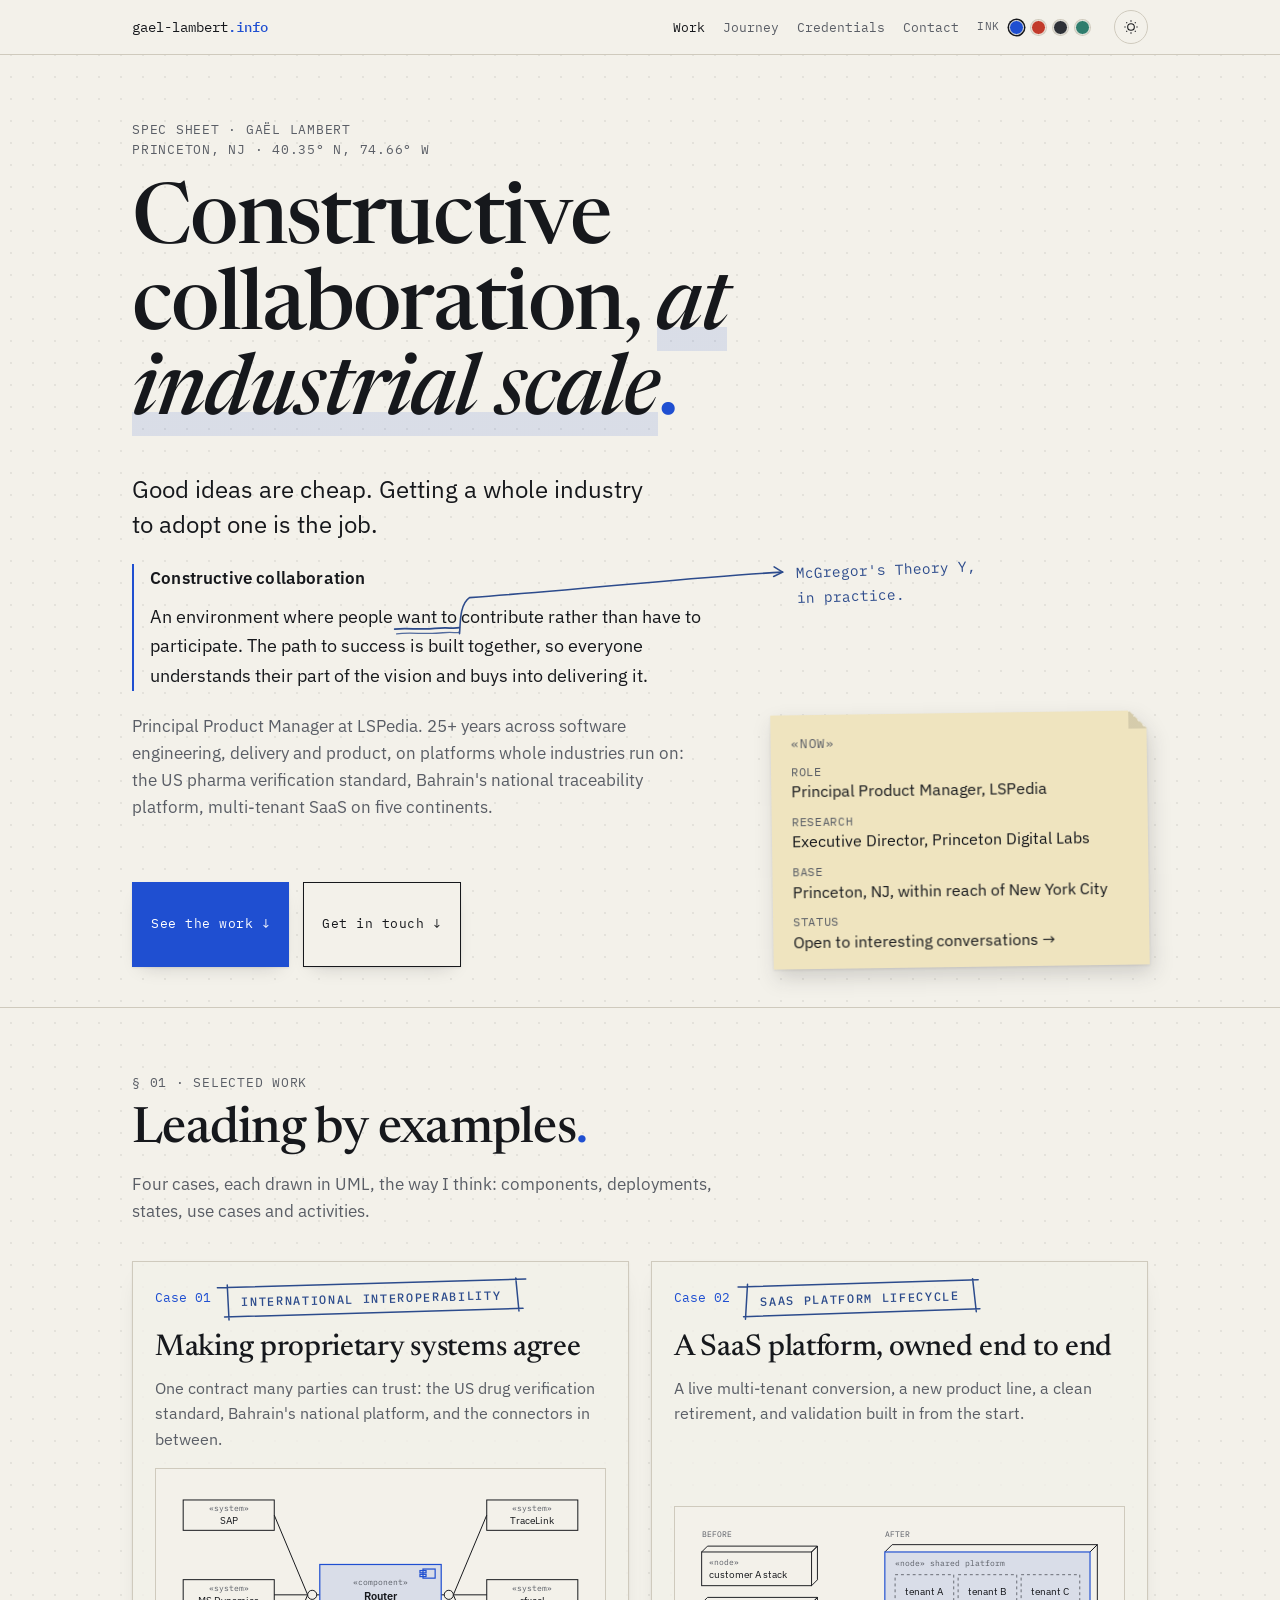
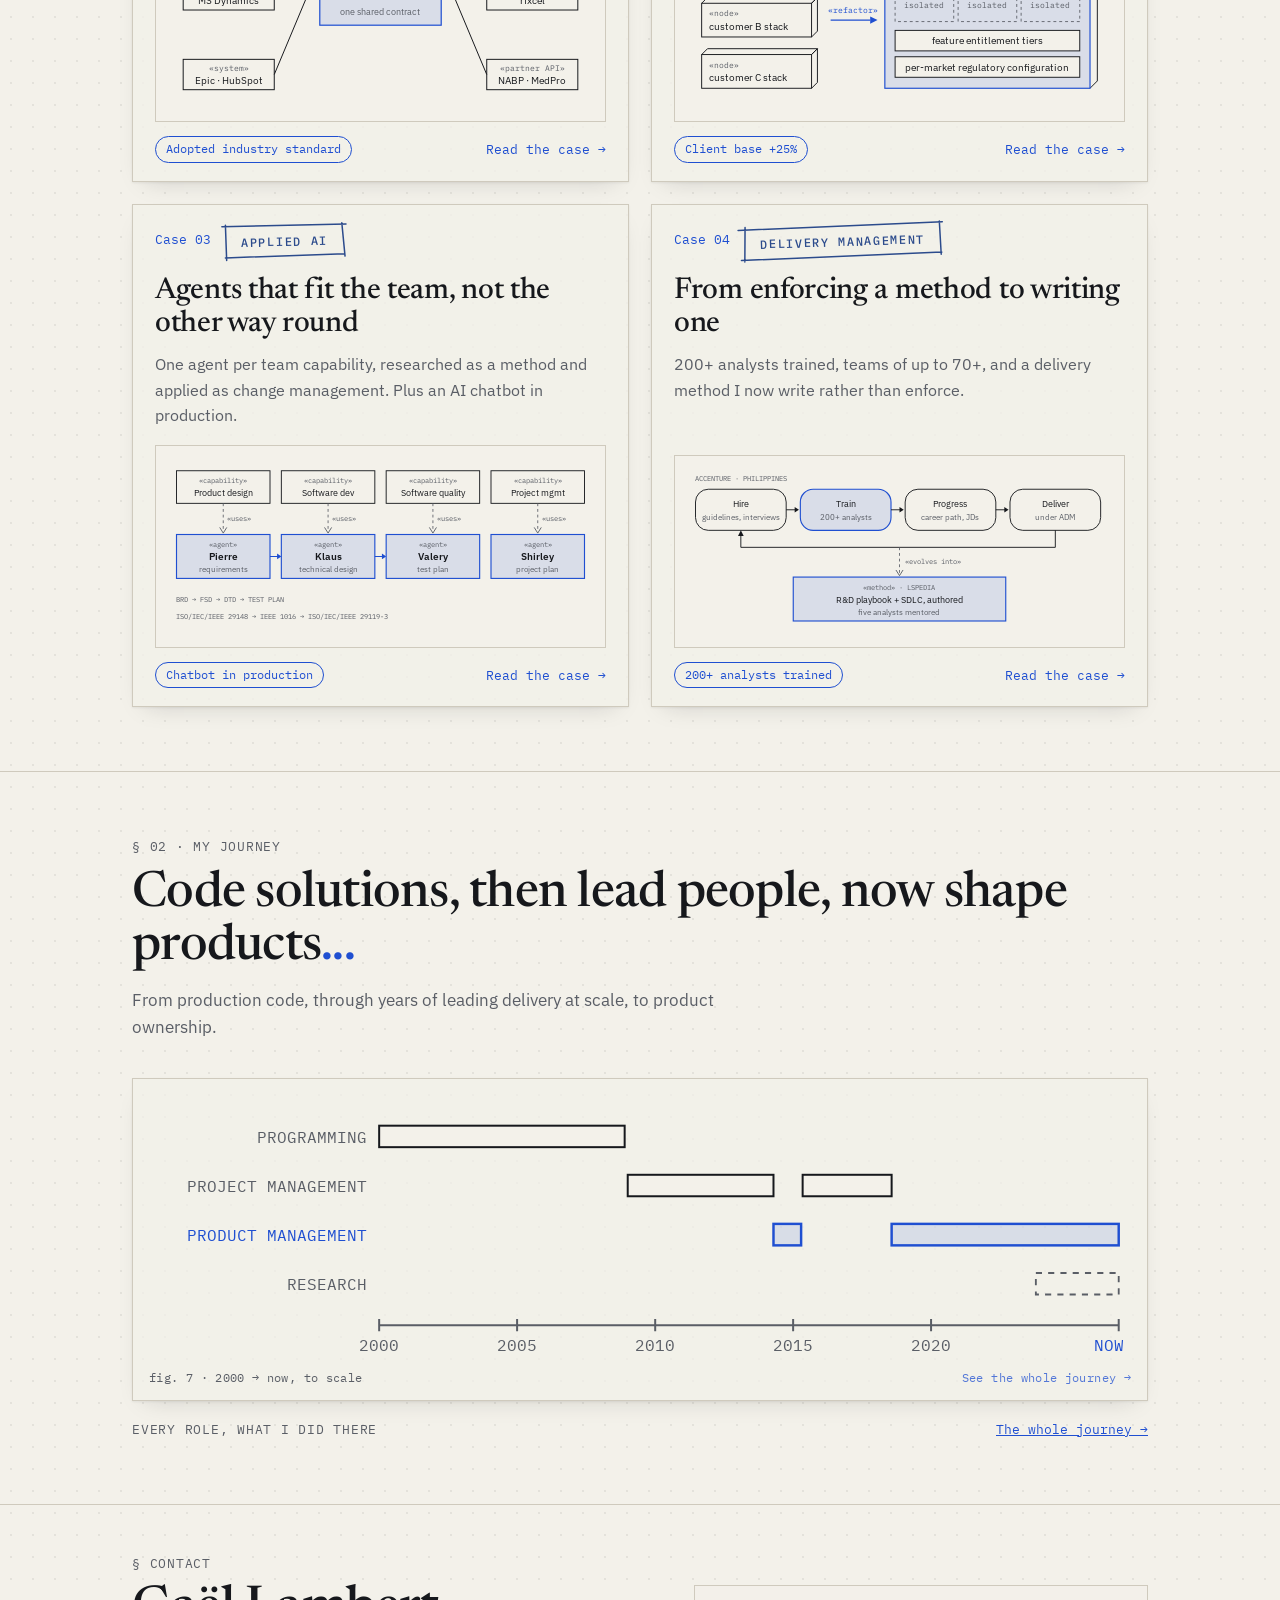
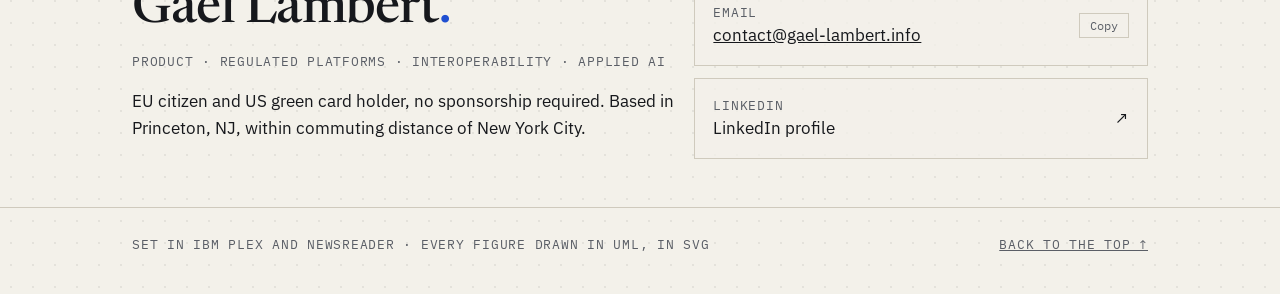
<file: index.html>
<!doctype html>
<html lang="en">
<head>
<meta charset="utf-8">
<meta name="viewport" content="width=device-width, initial-scale=1">
<title>Gaël Lambert · Product</title>
<meta name="description" content="Gaël Lambert, product leader for regulated, multi-party platforms: interoperability standards, a national traceability platform, multi-tenant SaaS and applied AI.">
<link rel="canonical" href="https://gael-lambert.info/">
<meta property="og:type" content="website">
<meta property="og:title" content="Gaël Lambert · Product">
<meta property="og:description" content="Gaël Lambert, product leader for regulated, multi-party platforms: interoperability standards, a national traceability platform, multi-tenant SaaS and applied AI.">
<meta property="og:url" content="https://gael-lambert.info/">
<meta property="og:image" content="https://gael-lambert.info/assets/og.png">
<meta name="twitter:card" content="summary_large_image">
<script>try{var d=document.documentElement,t=localStorage.getItem("gl-theme"),i=localStorage.getItem("gl-ink");if(t)d.setAttribute("data-theme",t);if(i)d.setAttribute("data-ink",i);}catch(e){}</script>
<link rel="icon" href="assets/favicon.svg" type="image/svg+xml">
<link rel="preconnect" href="https://fonts.googleapis.com">
<link rel="preconnect" href="https://fonts.gstatic.com" crossorigin>
<link href="https://fonts.googleapis.com/css2?family=Caveat:wght@500&family=IBM+Plex+Mono:wght@400;500&family=IBM+Plex+Sans:wght@400;500;600&family=Newsreader:ital,opsz,wght@0,6..72,500;1,6..72,500&display=swap" rel="stylesheet">
<link rel="stylesheet" href="assets/style.css">
</head>
<body>
<header class="bar">
  <div class="wrap">
    <a class="brand" href="index.html">gael-lambert<b>.info</b></a>
    <nav>
      <div class="navlinks"><a href="index.html#work" class="active">Work</a><a href="journey/index.html">Journey</a><a href="credentials/index.html">Credentials</a><a href="#contact">Contact</a></div>
      <div class="inks" role="group" aria-label="Ink colour">
        <span class="mono ink-label">Ink</span>
        <button class="ink" data-ink="blueprint" title="Blueprint" aria-label="Blueprint ink"></button>
        <button class="ink" data-ink="redline" title="Redline" aria-label="Redline ink"></button>
        <button class="ink" data-ink="graphite" title="Graphite" aria-label="Graphite ink"></button>
        <button class="ink" data-ink="verdigris" title="Verdigris" aria-label="Verdigris ink"></button>
      </div>
      <button class="toggle" id="themeToggle" aria-label="Switch colour theme">
        <svg viewBox="0 0 24 24" fill="none" stroke="currentColor" stroke-width="1.6"><circle cx="12" cy="12" r="5"/><path d="M12 2v2M12 20v2M4.9 4.9l1.4 1.4M17.7 17.7l1.4 1.4M2 12h2M20 12h2M4.9 19.1l1.4-1.4M17.7 6.3l1.4-1.4"/></svg>
      </button>
    </nav>
  </div>
</header>
<main id="top">

<div class="wrap hero">
  <div class="mono">Spec sheet · Gaël Lambert</div>
  <div class="mono">Princeton, NJ · 40.35° N, 74.66° W</div>
  <h1>Constructive collaboration, <em>at industrial scale</em><span class="dot">.</span></h1>
  <div class="hero-grid2">
    <p class="h-lede">Good ideas are cheap. Getting a whole industry to adopt one is the job.</p>
    <div class="h-principle">
      <div class="pr-label">Constructive collaboration</div>
      <p>An environment where people <span class="uline" id="circ">want to<svg viewBox="0 0 100 12" preserveAspectRatio="none" aria-hidden="true"><path class="u1" d="M1 4.2 C18 2.2 40 5.4 62 3.2 C80 1.6 92 3.8 99 2.2"/><path class="u2" d="M4 10.4 C24 8 50 11.6 74 9 C88 7.8 95 9.6 98 8.4"/></svg></span> contribute rather than have to participate. The path to success is built together, so everyone understands their part of the vision and buys into delivering it.</p>
    </div>
    <div class="annot" id="annot">McGregor's Theory Y,<br>in practice.</div>
    <p class="h-sub">Principal Product Manager at LSPedia. 25+ years across software engineering, delivery and product, on platforms whole industries run on: the US pharma verification standard, Bahrain's national traceability platform, multi-tenant SaaS on five continents.</p>
    <div class="cta">
      <a class="btn primary" href="#work">See the work ↓</a>
      <a class="btn" href="#contact">Get in touch ↓</a>
    </div>
    <div class="now-wrap">
    <aside class="note now" aria-label="Now">
      <div class="mono">«now»</div>
      <dl>
        <div><dt>Role</dt><dd>Principal Product Manager, LSPedia</dd></div>
        <div><dt>Research</dt><dd>Executive Director, Princeton Digital Labs</dd></div>
        <div><dt>Base</dt><dd>Princeton, NJ, within reach of New York City</dd></div>
        <div><dt>Status</dt><dd>Open to interesting conversations →</dd></div>
      </dl>
    </aside>
    </div>
    <svg class="arrow-layer" id="arrowLayer" aria-hidden="true"></svg>
  </div>
</div>
<section id="work">
<div class="wrap">
  <div class="sec-head">
    <div class="mono">§ 01 · Selected work</div>
    <h2>Leading by examples<span class="dot">.</span></h2>
    <p>Four cases, each drawn in UML, the way I think: components, deployments, states, use cases and activities.</p>
  </div>
  <div class="cards"><a class="card" href="international-interoperability/index.html">
  <div class="tags"><span class="case-num">Case 01</span><span class="tag" style="--rot:-1.50deg">International interoperability<svg viewBox="0 0 100 30" preserveAspectRatio="none" aria-hidden="true"><path d="M-2.5 2.4 L103.0 1.8 M99.6 0.6 L100.4 29.7 M101.8 27.5 L-0.3 28.2 M0.9 0.3 L1.2 30.9"/></svg></span></div>
  <h3>Making proprietary systems agree</h3>
  <p>One contract many parties can trust: the US drug verification standard, Bahrain's national platform, and the connectors in between.</p>
  <div class="thumb"><svg viewBox="0 0 560 300" role="img" aria-label="Component diagram: a router component exposes one verification contract, connected to SAP, MS Dynamics, Epic and HubSpot on the left and TraceLink, rfxcel, NABP and MedPro on the right." xmlns:c2pa="http://c2pa.org/manifest"><metadata><c2pa:manifest>[base64]/VAgKlTmn1y/[base64]/ITeqNPK6J3awL9UCAqVOafXL8/[base64]/Y3SELJoja/[base64]/[base64]/3cyjxFA3Qo5S46fX0/ihY0VZ7mfb9KF703t5OjWDBWMA4GA1UdDwEB/wQEAwIHgDAVBgNVHSUEDjAMBgorBgEEAYPoXgIBMAwGA1UdEwEB/wQCMAAwHwYDVR0jBBgwFoAUzlHiBIFOZFsj+OPEz5o+nMHXXMIwCgYIKoZIzj0EAwMDZwAwZAIwMXMdFJ4BetLLVY7ORuE9noqbbAZOZn/aArXyTwFAZfKrPzxF2vPoJNf1+UCdg1XGAjBwX1zd9WGqYkqmL5SFqw1QySjr1zJfpJM9+1rdDwSPLMOPOjKuiXjoU/[base64]/J7Icwqi7EP9S19wlwlWtjmP/jmzsNprCOVFl6uSvG0CyXDG5eRs639XiCPt4rt2OVQU24oid2OQxs0qCg=</c2pa:manifest></metadata>
          <!-- left systems -->
          <g>
            <rect class="sf" x="20" y="25" width="120" height="40"/><text class="st c" x="80" y="40">«system»</text><text class="c" x="80" y="57">SAP</text>
            <rect class="sf" x="20" y="130" width="120" height="40"/><text class="st c" x="80" y="145">«system»</text><text class="c" x="80" y="162">MS Dynamics</text>
            <rect class="sf" x="20" y="235" width="120" height="40"/><text class="st c" x="80" y="250">«system»</text><text class="c" x="80" y="267">Epic · HubSpot</text>
          </g>
          <g>
            <rect class="sf" x="420" y="25" width="120" height="40"/><text class="st c" x="480" y="40">«system»</text><text class="c" x="480" y="57">TraceLink</text>
            <rect class="sf" x="420" y="130" width="120" height="40"/><text class="st c" x="480" y="145">«system»</text><text class="c" x="480" y="162">rfxcel</text>
            <rect class="sf" x="420" y="235" width="120" height="40"/><text class="st c" x="480" y="250">«partner API»</text><text class="c" x="480" y="267">NABP · MedPro</text>
          </g>
          <!-- links -->
          <path class="s" d="M140 45 L184 150 M140 150 L184 150 M140 255 L184 150"/>
          <path class="s" d="M420 45 L376 150 M420 150 L376 150 M420 255 L376 150"/>
          <!-- interfaces -->
          <circle class="sf" cx="190" cy="150" r="6"/><path class="s" d="M196 150 H200"/>
          <circle class="sf" cx="370" cy="150" r="6"/><path class="s" d="M360 150 H364"/>
          <!-- router -->
          <rect class="af" x="200" y="110" width="160" height="80"/>
          <rect class="a" x="336" y="116" width="16" height="12"/><rect class="a" x="332" y="118" width="8" height="3"/><rect class="a" x="332" y="123" width="8" height="3"/>
          <text class="st c" x="280" y="137">«component»</text>
          <text class="t c" x="280" y="157">Router</text>
          <text class="sm c" x="280" y="176">one shared contract</text>
        </svg></div>
  <div class="more"><span class="result">Adopted industry standard</span><span>Read the case →</span></div>
</a><a class="card" href="saas-platform-lifecycle/index.html">
  <div class="tags"><span class="case-num">Case 02</span><span class="tag" style="--rot:-1.60deg">SaaS platform lifecycle<svg viewBox="0 0 100 30" preserveAspectRatio="none" aria-hidden="true"><path d="M-2.4 2.3 L101.3 1.9 M98.9 0.7 L100.1 29.8 M101.7 27.3 L-0.4 28.5 M1.7 0.2 L0.4 30.7"/></svg></span></div>
  <h3>A SaaS platform, owned end to end</h3>
  <p>A live multi-tenant conversion, a new product line, a clean retirement, and validation built in from the start.</p>
  <div class="thumb"><svg viewBox="0 0 580 260" role="img" aria-label="Deployment diagram: before, one node per customer; after, one shared platform node with isolated tenants, feature entitlement tiers and per-market regulatory configuration." xmlns:c2pa="http://c2pa.org/manifest"><metadata><c2pa:manifest>[base64]/[base64]/[base64]/Gr1q8TbgAAACAY2JvcqVjYWxnZnNoYTI1NmNwYWRMAAAAAAAAAAAAAAAAZGhhc2hYIO4RHKYCgubR6+9aFMw6/[base64]/sl5CeOkYBClhbU4TLDKR532fX0AFUaqYo+iY3VybHgpc2VsZiNqdW1iZj1jMnBhLmFzc2VydGlvbnMvYzJwYS5oYXNoLmRhdGFkaGFzaFggeqzNQlPvjfY3PieWZRtND2zmvt8QUcbN8pM0/[base64]/[base64]/3cyjxFA3Qo5S46fX0/ihY0VZ7mfb9KF703t5OjWDBWMA4GA1UdDwEB/wQEAwIHgDAVBgNVHSUEDjAMBgorBgEEAYPoXgIBMAwGA1UdEwEB/wQCMAAwHwYDVR0jBBgwFoAUzlHiBIFOZFsj+OPEz5o+nMHXXMIwCgYIKoZIzj0EAwMDZwAwZAIwMXMdFJ4BetLLVY7ORuE9noqbbAZOZn/aArXyTwFAZfKrPzxF2vPoJNf1+UCdg1XGAjBwX1zd9WGqYkqmL5SFqw1QySjr1zJfpJM9+1rdDwSPLMOPOjKuiXjoU/[base64]/yzYpMbo9l5q8XRLm9UdD+uac45wafJdH/WCwiCcJCZS3qnEt/S1uY=</c2pa:manifest></metadata>
          <text class="st" x="20" y="24">BEFORE</text>
          <g>
            <path class="s" d="M20 45 L28 37 H178 L170 45 M170 45 L178 37 V83 L170 91"/><rect class="sf" x="20" y="45" width="150" height="46"/>
            <text class="st" x="30" y="63">«node»</text><text x="30" y="81">customer A stack</text>
            <path class="s" d="M20 115 L28 107 H178 L170 115 M170 115 L178 107 V153 L170 161"/><rect class="sf" x="20" y="115" width="150" height="46"/>
            <text class="st" x="30" y="133">«node»</text><text x="30" y="151">customer B stack</text>
            <path class="s" d="M20 185 L28 177 H178 L170 185 M170 185 L178 177 V223 L170 231"/><rect class="sf" x="20" y="185" width="150" height="46"/>
            <text class="st" x="30" y="203">«node»</text><text x="30" y="221">customer C stack</text>
          </g>
          <path class="a" d="M196 138 H250"/><path class="accfill" d="M250 133 L260 138 L250 143 Z"/>
          <text class="st c acc" x="226" y="128">«refactor»</text>
          <text class="st" x="270" y="24">AFTER</text>
          <path class="s" d="M270 45 L280 35 H560 L550 45 M550 45 L560 35 V221 L550 231"/>
          <rect class="af" x="270" y="45" width="280" height="186"/>
          <text class="st" x="284" y="64">«node» shared platform</text>
          <rect class="d" x="284" y="76" width="80" height="64"/><text class="c" x="324" y="104">tenant A</text><text class="st c" x="324" y="122">isolated</text>
          <rect class="d" x="370" y="76" width="80" height="64"/><text class="c" x="410" y="104">tenant B</text><text class="st c" x="410" y="122">isolated</text>
          <rect class="d" x="456" y="76" width="80" height="64"/><text class="c" x="496" y="104">tenant C</text><text class="st c" x="496" y="122">isolated</text>
          <rect class="sf" x="284" y="152" width="252" height="28"/><text class="c" x="410" y="171">feature entitlement tiers</text>
          <rect class="sf" x="284" y="188" width="252" height="28"/><text class="c" x="410" y="207">per-market regulatory configuration</text>
        </svg></div>
  <div class="more"><span class="result">Client base +25%</span><span>Read the case →</span></div>
</a><a class="card" href="applied-ai/index.html">
  <div class="tags"><span class="case-num">Case 03</span><span class="tag" style="--rot:-1.47deg">Applied AI<svg viewBox="0 0 100 30" preserveAspectRatio="none" aria-hidden="true"><path d="M-2.3 1.0 L102.2 1.4 M98.7 0.3 L100.7 29.5 M100.3 27.4 L-0.0 28.4 M0.7 -0.2 L1.0 30.8"/></svg></span></div>
  <h3>Agents that fit the team, not the other way round</h3>
  <p>One agent per team capability, researched as a method and applied as change management. Plus an AI chatbot in production.</p>
  <div class="thumb"><svg viewBox="0 0 600 250" role="img" aria-label="Diagram: four capabilities, each using one agent. Product design uses Pierre for requirements; software development uses Klaus for technical design; software quality uses Valery for test plans; project management uses Shirley for project plans. Handoffs run BRD to FSD to DTD to test plan." xmlns:c2pa="http://c2pa.org/manifest"><metadata><c2pa:manifest>[base64]/I3dRZkn/[base64]/[base64]/[base64]/[base64]/3cyjxFA3Qo5S46fX0/ihY0VZ7mfb9KF703t5OjWDBWMA4GA1UdDwEB/wQEAwIHgDAVBgNVHSUEDjAMBgorBgEEAYPoXgIBMAwGA1UdEwEB/wQCMAAwHwYDVR0jBBgwFoAUzlHiBIFOZFsj+OPEz5o+nMHXXMIwCgYIKoZIzj0EAwMDZwAwZAIwMXMdFJ4BetLLVY7ORuE9noqbbAZOZn/aArXyTwFAZfKrPzxF2vPoJNf1+UCdg1XGAjBwX1zd9WGqYkqmL5SFqw1QySjr1zJfpJM9+1rdDwSPLMOPOjKuiXjoU/[base64]/L0nZeu+isamEcqV3tD6aO+gZKaV/cnD7MgoOfHKEcAvK4KzThAs=</c2pa:manifest></metadata>
          <g>
            <rect class="sf" x="12" y="18" width="132" height="46"/><text class="st c" x="78" y="36">«capability»</text><text class="c" x="78" y="54">Product design</text>
            <rect class="sf" x="160" y="18" width="132" height="46"/><text class="st c" x="226" y="36">«capability»</text><text class="c" x="226" y="54">Software dev</text>
            <rect class="sf" x="308" y="18" width="132" height="46"/><text class="st c" x="374" y="36">«capability»</text><text class="c" x="374" y="54">Software quality</text>
            <rect class="sf" x="456" y="18" width="132" height="46"/><text class="st c" x="522" y="36">«capability»</text><text class="c" x="522" y="54">Project mgmt</text>
          </g>
          <g>
            <path class="d" d="M78 64 V104 M226 64 V104 M374 64 V104 M522 64 V104"/>
            <path class="s" d="M73 98 L78 106 L83 98 M221 98 L226 106 L231 98 M369 98 L374 106 L379 98 M517 98 L522 106 L527 98" style="stroke:var(--muted)"/>
            <text class="st" x="84" y="89">«uses»</text><text class="st" x="232" y="89">«uses»</text><text class="st" x="380" y="89">«uses»</text><text class="st" x="528" y="89">«uses»</text>
          </g>
          <g>
            <rect class="af" x="12" y="108" width="132" height="62"/><text class="st c" x="78" y="125">«agent»</text><text class="t c" x="78" y="144">Pierre</text><text class="sm c" x="78" y="161">requirements</text>
            <rect class="af" x="160" y="108" width="132" height="62"/><text class="st c" x="226" y="125">«agent»</text><text class="t c" x="226" y="144">Klaus</text><text class="sm c" x="226" y="161">technical design</text>
            <rect class="af" x="308" y="108" width="132" height="62"/><text class="st c" x="374" y="125">«agent»</text><text class="t c" x="374" y="144">Valery</text><text class="sm c" x="374" y="161">test plan</text>
            <rect class="af" x="456" y="108" width="132" height="62"/><text class="st c" x="522" y="125">«agent»</text><text class="t c" x="522" y="144">Shirley</text><text class="sm c" x="522" y="161">project plan</text>
          </g>
          <path class="a" d="M144 139 H156 M292 139 H304"/><path class="accfill" d="M154 135 L160 139 L154 143 Z M302 135 L308 139 L302 143 Z"/>
          <text class="st" x="12" y="204">BRD → FSD → DTD → TEST PLAN</text>
          <text class="st" x="12" y="228">ISO/IEC/IEEE 29148 → IEEE 1016 → ISO/IEC/IEEE 29119-3</text>
        </svg></div>
  <div class="more"><span class="result">Chatbot in production</span><span>Read the case →</span></div>
</a><a class="card" href="delivery-management/index.html">
  <div class="tags"><span class="case-num">Case 04</span><span class="tag" style="--rot:-1.93deg">Delivery management<svg viewBox="0 0 100 30" preserveAspectRatio="none" aria-hidden="true"><path d="M-2.8 2.6 L101.0 0.9 M99.5 0.3 L99.9 29.4 M100.2 27.6 L-1.6 29.1 M0.8 0.1 L0.1 30.4"/></svg></span></div>
  <h3>From enforcing a method to writing one</h3>
  <p>200+ analysts trained, teams of up to 70+, and a delivery method I now write rather than enforce.</p>
  <div class="thumb"><svg viewBox="0 0 600 236" role="img" aria-label="Activity diagram: hire, train, progress, deliver, repeating. The practice evolves into the LSPedia R&amp;D playbook and SDLC." xmlns:c2pa="http://c2pa.org/manifest"><metadata><c2pa:manifest>[base64]/aoA/[base64]/fT2AEri9lcu/[base64]/[base64]/[base64]/3cyjxFA3Qo5S46fX0/ihY0VZ7mfb9KF703t5OjWDBWMA4GA1UdDwEB/wQEAwIHgDAVBgNVHSUEDjAMBgorBgEEAYPoXgIBMAwGA1UdEwEB/wQCMAAwHwYDVR0jBBgwFoAUzlHiBIFOZFsj+OPEz5o+nMHXXMIwCgYIKoZIzj0EAwMDZwAwZAIwMXMdFJ4BetLLVY7ORuE9noqbbAZOZn/aArXyTwFAZfKrPzxF2vPoJNf1+UCdg1XGAjBwX1zd9WGqYkqmL5SFqw1QySjr1zJfpJM9+1rdDwSPLMOPOjKuiXjoU/[base64]</c2pa:manifest></metadata>
          <text class="st" x="12" y="18">ACCENTURE · PHILIPPINES</text>
          <rect class="sf" x="12" y="30" width="128" height="58" rx="18"/><text class="c" x="76" y="55">Hire</text><text class="sm c" x="76" y="73">guidelines, interviews</text>
          <rect class="af" x="160" y="30" width="128" height="58" rx="18"/><text class="c" x="224" y="55">Train</text><text class="sm c" x="224" y="73">200+ analysts</text>
          <rect class="sf" x="308" y="30" width="128" height="58" rx="18"/><text class="c" x="372" y="55">Progress</text><text class="sm c" x="372" y="73">career path, JDs</text>
          <rect class="sf" x="456" y="30" width="128" height="58" rx="18"/><text class="c" x="520" y="55">Deliver</text><text class="sm c" x="520" y="73">under ADM</text>
          <path class="s" d="M140 59 H154 M288 59 H302 M436 59 H450"/>
          <path class="fill" d="M152 55 L158 59 L152 63 Z M300 55 L306 59 L300 63 Z M448 55 L454 59 L448 63 Z"/>
          <path class="s" d="M520 88 V112 H76 V94"/><path class="fill" d="M72 96 L76 88 L80 96 Z"/>
          <path class="d" d="M300 112 V150"/><path class="s" d="M295 144 L300 152 L305 144" style="stroke:var(--muted)"/>
          <text class="st" x="308" y="136">«evolves into»</text>
          <rect class="af" x="150" y="154" width="300" height="62"/>
          <text class="st c" x="300" y="172">«method» · LSPEDIA</text>
          <text class="c" x="300" y="191">R&amp;D playbook + SDLC, authored</text>
          <text class="sm c" x="300" y="208">five analysts mentored</text>
        </svg></div>
  <div class="more"><span class="result">200+ analysts trained</span><span>Read the case →</span></div>
</a></div>
</div>
</section>
<section id="path-teaser">
<div class="wrap">
  <div class="sec-head">
    <div class="mono">§ 02 · My journey</div>
    <h2>Code solutions, then lead people, now shape products<span class="dot">...</span></h2>
    <p>From production code, through years of leading delivery at scale, to product ownership.</p>
  </div>
  <a class="fig-link" href="journey/index.html" aria-label="See the whole journey"><figure><div class="fig-scroll"><svg viewBox="0 0 640 172" role="img" aria-label="Timeline to scale from 2000 to now: programming 2000 to 2008, project management 2009 to 2018, product management from 2018 to now with a business analysis year in 2014, research from 2023.">
      <text class="st r" x="142" y="31">PROGRAMMING</text><rect class="sf" x="150" y="20" width="160" height="14"/>
      <text class="st r" x="142" y="63">PROJECT MANAGEMENT</text><rect class="sf" x="312" y="52" width="95" height="14"/><rect class="sf" x="426" y="52" width="58" height="14"/>
      <text class="st r acc" x="142" y="95">PRODUCT MANAGEMENT</text><rect class="af" x="407" y="84" width="18" height="14"/><rect class="af" x="484" y="84" width="148" height="14"/>
      <text class="st r" x="142" y="127">RESEARCH</text><rect class="d" x="578" y="116" width="54" height="14"/>
      <path class="s" d="M150 150 H632" style="stroke:var(--muted)"/>
      <path class="s" d="M150 146 V154 M239.9 146 V154 M329.9 146 V154 M419.8 146 V154 M509.7 146 V154 M632 146 V154" style="stroke:var(--muted)"/>
      <text class="st c" x="150" y="167">2000</text><text class="st c" x="239.9" y="167">2005</text><text class="st c" x="329.9" y="167">2010</text><text class="st c" x="419.8" y="167">2015</text><text class="st c" x="509.7" y="167">2020</text><text class="st c acc" x="626" y="167">NOW</text>
    </svg>
</div><figcaption>fig. 7 · 2000 → now, to scale <span class="fig-cta">See the whole journey →</span></figcaption></figure></a>
  <div class="teaser"><span class="mono">Every role, what I did there</span><a href="journey/index.html">The whole journey →</a></div>
</div>
</section>
</main>

<section class="contact-strip" id="contact">
<div class="wrap"><div class="row">
  <div>
    <div class="mono">§ Contact</div>
    <h2>Gaël Lambert<span class="dot">.</span></h2>
    <p class="mono">Product · Regulated platforms · Interoperability · Applied AI</p>
    <p class="status">EU citizen and US green card holder, no sponsorship required. Based in Princeton, NJ, within commuting distance of New York City.</p>
  </div>
  <div class="links">
    <div class="link">
      <div><div class="mono">Email</div><a class="v" href="mailto:contact@gael-lambert.info">contact@gael-lambert.info</a></div>
      <button class="copy" id="copyEmail" type="button">Copy</button>
    </div>
    <a class="link" href="https://www.linkedin.com/in/gaellambert/" target="_blank" rel="noopener">
      <div><div class="mono">LinkedIn</div><span class="v">LinkedIn profile</span></div><span aria-hidden="true">↗</span>
    </a>
  </div>
</div></div>
</section>
<footer>
  <div class="wrap">
    <span class="mono">Set in IBM Plex and Newsreader · every figure drawn in UML, in SVG</span>
    <a class="mono" href="#top">Back to the top ↑</a>
  </div>
</footer>
<script src="assets/site.js"></script>
</body>
</html>
</file>
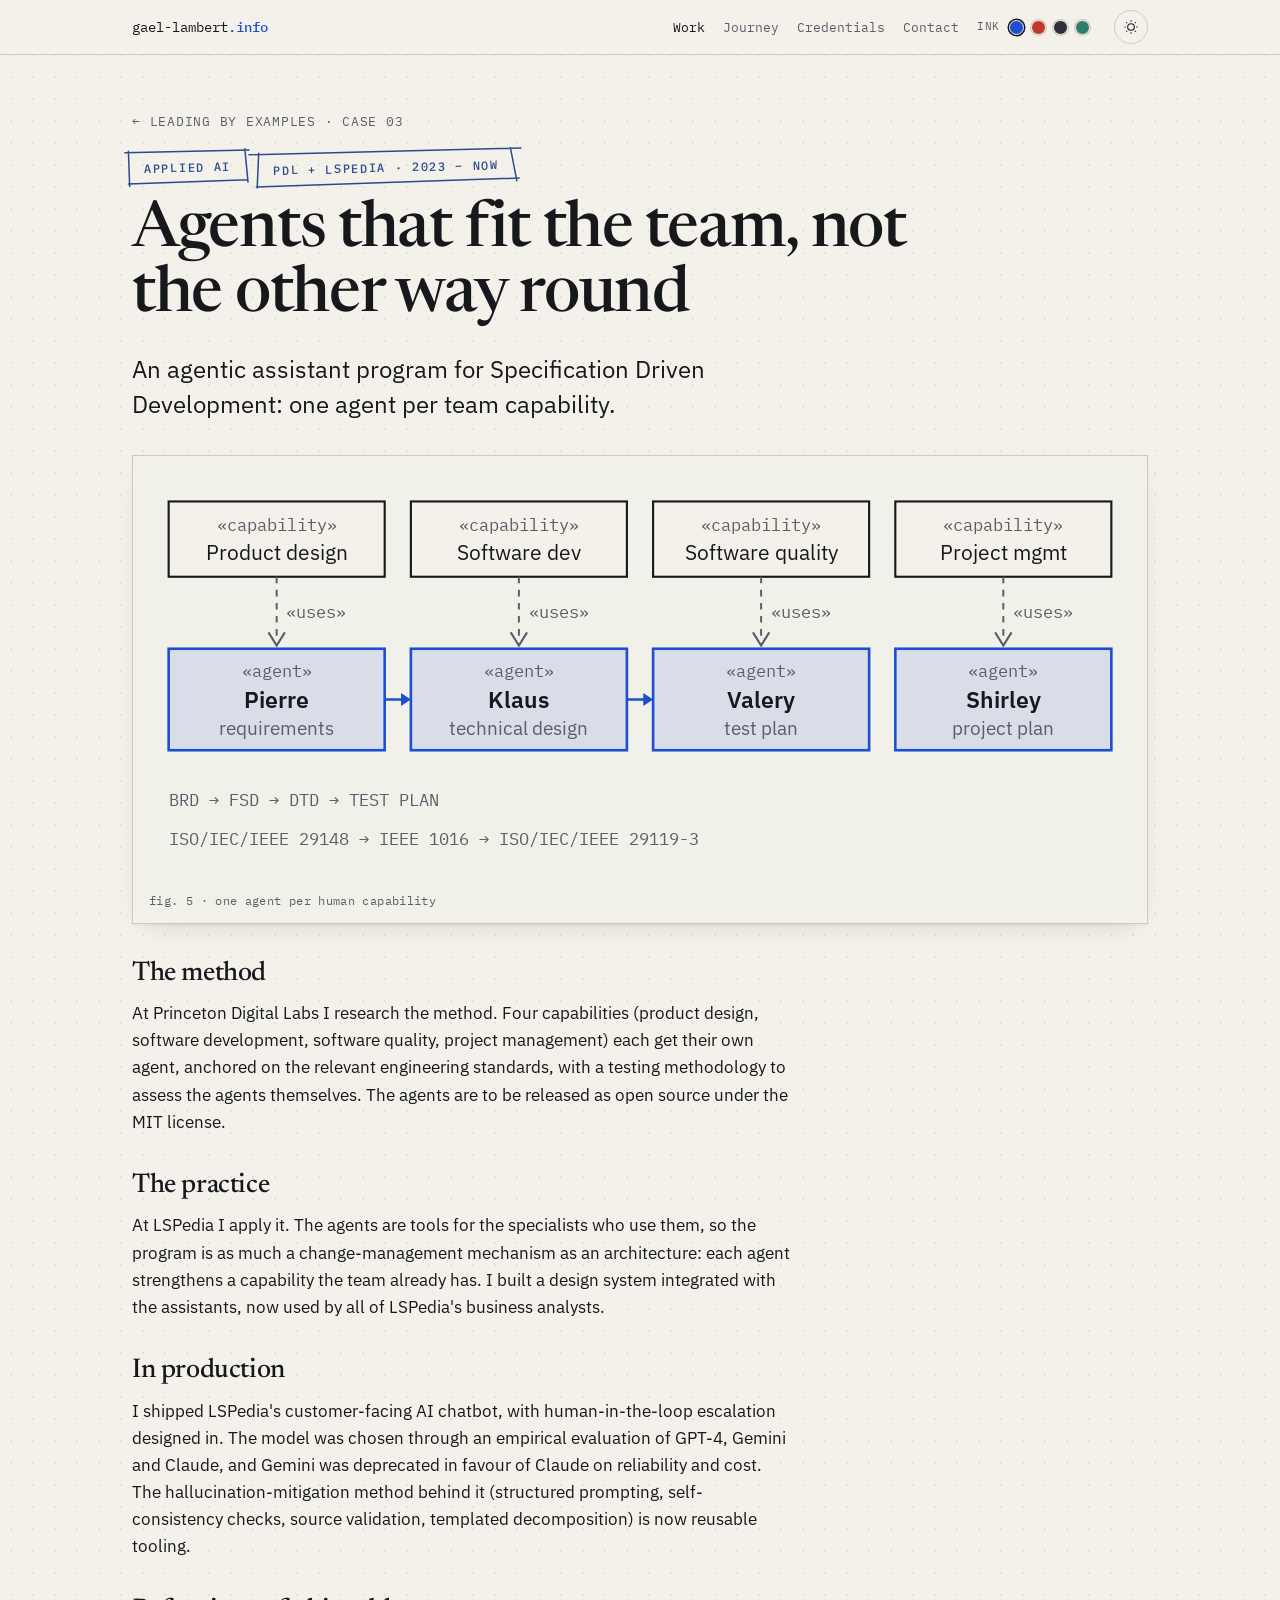
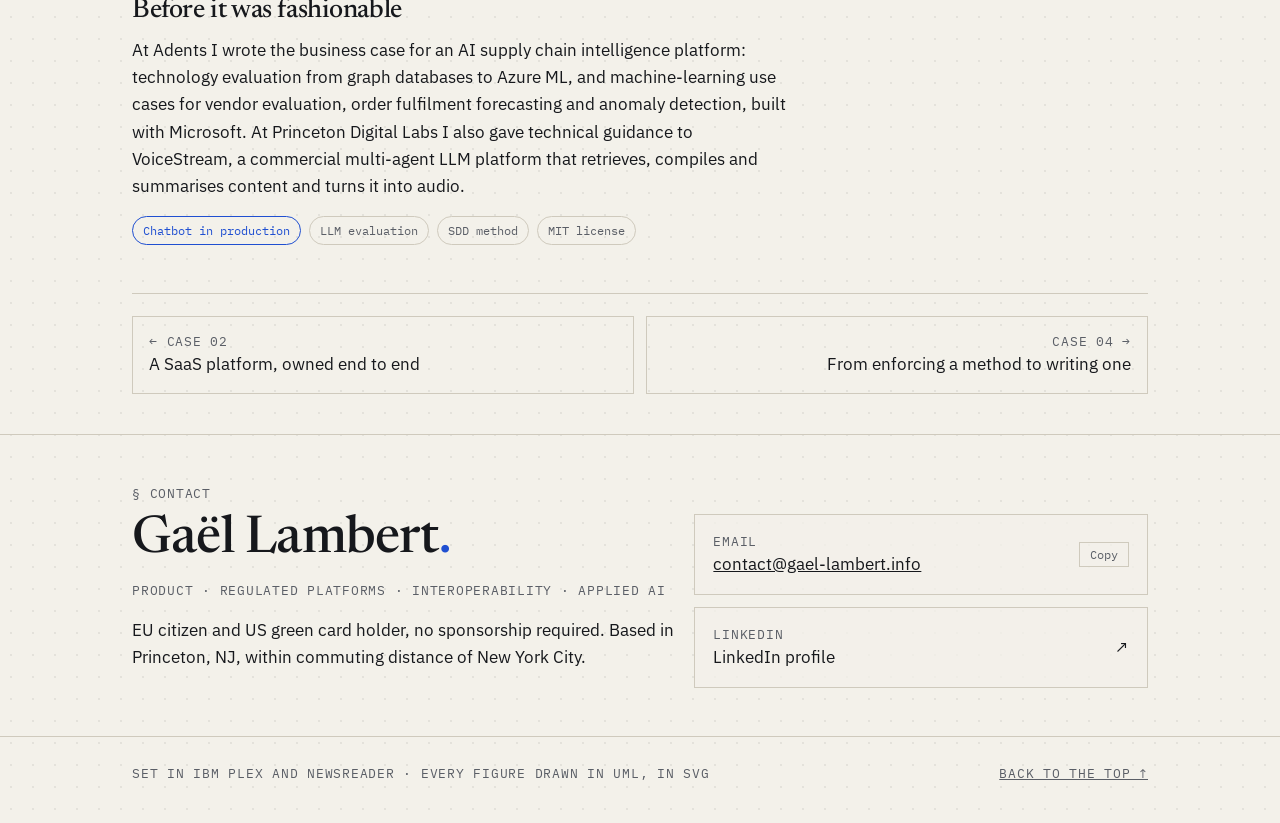
<file: applied-ai/index.html>
<!doctype html>
<html lang="en">
<head>
<meta charset="utf-8">
<meta name="viewport" content="width=device-width, initial-scale=1">
<title>Agents that fit the team, not the other way round · Gaël Lambert</title>
<meta name="description" content="Applied AI: an agentic assistant program for Specification Driven Development, an AI chatbot in production, LLM evaluation and earlier ML work.">
<link rel="canonical" href="https://gael-lambert.info/applied-ai/">
<meta property="og:type" content="website">
<meta property="og:title" content="Agents that fit the team, not the other way round · Gaël Lambert">
<meta property="og:description" content="Applied AI: an agentic assistant program for Specification Driven Development, an AI chatbot in production, LLM evaluation and earlier ML work.">
<meta property="og:url" content="https://gael-lambert.info/applied-ai/">
<meta property="og:image" content="https://gael-lambert.info/assets/og.png">
<meta name="twitter:card" content="summary_large_image">
<script>try{var d=document.documentElement,t=localStorage.getItem("gl-theme"),i=localStorage.getItem("gl-ink");if(t)d.setAttribute("data-theme",t);if(i)d.setAttribute("data-ink",i);}catch(e){}</script>
<link rel="icon" href="../assets/favicon.svg" type="image/svg+xml">
<link rel="preconnect" href="https://fonts.googleapis.com">
<link rel="preconnect" href="https://fonts.gstatic.com" crossorigin>
<link href="https://fonts.googleapis.com/css2?family=Caveat:wght@500&family=IBM+Plex+Mono:wght@400;500&family=IBM+Plex+Sans:wght@400;500;600&family=Newsreader:ital,opsz,wght@0,6..72,500;1,6..72,500&display=swap" rel="stylesheet">
<link rel="stylesheet" href="../assets/style.css">
</head>
<body>
<header class="bar">
  <div class="wrap">
    <a class="brand" href="../index.html">gael-lambert<b>.info</b></a>
    <nav>
      <div class="navlinks"><a href="../index.html#work" class="active">Work</a><a href="../journey/index.html">Journey</a><a href="../credentials/index.html">Credentials</a><a href="#contact">Contact</a></div>
      <div class="inks" role="group" aria-label="Ink colour">
        <span class="mono ink-label">Ink</span>
        <button class="ink" data-ink="blueprint" title="Blueprint" aria-label="Blueprint ink"></button>
        <button class="ink" data-ink="redline" title="Redline" aria-label="Redline ink"></button>
        <button class="ink" data-ink="graphite" title="Graphite" aria-label="Graphite ink"></button>
        <button class="ink" data-ink="verdigris" title="Verdigris" aria-label="Verdigris ink"></button>
      </div>
      <button class="toggle" id="themeToggle" aria-label="Switch colour theme">
        <svg viewBox="0 0 24 24" fill="none" stroke="currentColor" stroke-width="1.6"><circle cx="12" cy="12" r="5"/><path d="M12 2v2M12 20v2M4.9 4.9l1.4 1.4M17.7 17.7l1.4 1.4M2 12h2M20 12h2M4.9 19.1l1.4-1.4M17.7 6.3l1.4-1.4"/></svg>
      </button>
    </nav>
  </div>
</header>
<main id="top">
<article class="wrap case-page">
  <div class="crumb mono"><a href="../index.html#work">← Leading by examples</a> · Case 03</div>
  <div class="tags"><span class="tag" style="--rot:-1.47deg">Applied AI<svg viewBox="0 0 100 30" preserveAspectRatio="none" aria-hidden="true"><path d="M-2.3 1.0 L102.2 1.4 M98.7 0.3 L100.7 29.5 M100.3 27.4 L-0.0 28.4 M0.7 -0.2 L1.0 30.8"/></svg></span><span class="tag" style="--rot:-1.43deg">PDL + LSPedia · 2023 – now<svg viewBox="0 0 100 30" preserveAspectRatio="none" aria-hidden="true"><path d="M-3.0 1.2 L102.6 1.2 M98.5 0.7 L100.7 29.9 M101.6 27.5 L-0.4 29.7 M0.8 -0.0 L-0.1 30.4"/></svg></span></div>
  <h1>Agents that fit the team, not the other way round</h1>
  <p class="lead">An agentic assistant program for Specification Driven Development: one agent per team capability.</p>
<figure><div class="fig-scroll"><svg viewBox="0 0 600 250" role="img" aria-label="Diagram: four capabilities, each using one agent. Product design uses Pierre for requirements; software development uses Klaus for technical design; software quality uses Valery for test plans; project management uses Shirley for project plans. Handoffs run BRD to FSD to DTD to test plan." xmlns:c2pa="http://c2pa.org/manifest"><metadata><c2pa:manifest>[base64]/I3dRZkn/[base64]/[base64]/[base64]/[base64]/3cyjxFA3Qo5S46fX0/ihY0VZ7mfb9KF703t5OjWDBWMA4GA1UdDwEB/wQEAwIHgDAVBgNVHSUEDjAMBgorBgEEAYPoXgIBMAwGA1UdEwEB/wQCMAAwHwYDVR0jBBgwFoAUzlHiBIFOZFsj+OPEz5o+nMHXXMIwCgYIKoZIzj0EAwMDZwAwZAIwMXMdFJ4BetLLVY7ORuE9noqbbAZOZn/aArXyTwFAZfKrPzxF2vPoJNf1+UCdg1XGAjBwX1zd9WGqYkqmL5SFqw1QySjr1zJfpJM9+1rdDwSPLMOPOjKuiXjoU/[base64]/L0nZeu+isamEcqV3tD6aO+gZKaV/cnD7MgoOfHKEcAvK4KzThAs=</c2pa:manifest></metadata>
          <g>
            <rect class="sf" x="12" y="18" width="132" height="46"/><text class="st c" x="78" y="36">«capability»</text><text class="c" x="78" y="54">Product design</text>
            <rect class="sf" x="160" y="18" width="132" height="46"/><text class="st c" x="226" y="36">«capability»</text><text class="c" x="226" y="54">Software dev</text>
            <rect class="sf" x="308" y="18" width="132" height="46"/><text class="st c" x="374" y="36">«capability»</text><text class="c" x="374" y="54">Software quality</text>
            <rect class="sf" x="456" y="18" width="132" height="46"/><text class="st c" x="522" y="36">«capability»</text><text class="c" x="522" y="54">Project mgmt</text>
          </g>
          <g>
            <path class="d" d="M78 64 V104 M226 64 V104 M374 64 V104 M522 64 V104"/>
            <path class="s" d="M73 98 L78 106 L83 98 M221 98 L226 106 L231 98 M369 98 L374 106 L379 98 M517 98 L522 106 L527 98" style="stroke:var(--muted)"/>
            <text class="st" x="84" y="89">«uses»</text><text class="st" x="232" y="89">«uses»</text><text class="st" x="380" y="89">«uses»</text><text class="st" x="528" y="89">«uses»</text>
          </g>
          <g>
            <rect class="af" x="12" y="108" width="132" height="62"/><text class="st c" x="78" y="125">«agent»</text><text class="t c" x="78" y="144">Pierre</text><text class="sm c" x="78" y="161">requirements</text>
            <rect class="af" x="160" y="108" width="132" height="62"/><text class="st c" x="226" y="125">«agent»</text><text class="t c" x="226" y="144">Klaus</text><text class="sm c" x="226" y="161">technical design</text>
            <rect class="af" x="308" y="108" width="132" height="62"/><text class="st c" x="374" y="125">«agent»</text><text class="t c" x="374" y="144">Valery</text><text class="sm c" x="374" y="161">test plan</text>
            <rect class="af" x="456" y="108" width="132" height="62"/><text class="st c" x="522" y="125">«agent»</text><text class="t c" x="522" y="144">Shirley</text><text class="sm c" x="522" y="161">project plan</text>
          </g>
          <path class="a" d="M144 139 H156 M292 139 H304"/><path class="accfill" d="M154 135 L160 139 L154 143 Z M302 135 L308 139 L302 143 Z"/>
          <text class="st" x="12" y="204">BRD → FSD → DTD → TEST PLAN</text>
          <text class="st" x="12" y="228">ISO/IEC/IEEE 29148 → IEEE 1016 → ISO/IEC/IEEE 29119-3</text>
        </svg></div><figcaption>fig. 5 · one agent per human capability</figcaption></figure>
<div class="prose">
<h2 class="sub-h">The method</h2>
<p>At Princeton Digital Labs I research the method. Four capabilities (product design, software development, software quality, project management) each get their own agent, anchored on the relevant engineering standards, with a testing methodology to assess the agents themselves. The agents are to be released as open source under the MIT license.</p>
<h2 class="sub-h">The practice</h2>
<p>At LSPedia I apply it. The agents are tools for the specialists who use them, so the program is as much a change-management mechanism as an architecture: each agent strengthens a capability the team already has. I built a design system integrated with the assistants, now used by all of LSPedia's business analysts.</p>
<h2 class="sub-h">In production</h2>
<p>I shipped LSPedia's customer-facing AI chatbot, with human-in-the-loop escalation designed in. The model was chosen through an empirical evaluation of GPT-4, Gemini and Claude, and Gemini was deprecated in favour of Claude on reliability and cost. The hallucination-mitigation method behind it (structured prompting, self-consistency checks, source validation, templated decomposition) is now reusable tooling.</p>
<h2 class="sub-h">Before it was fashionable</h2>
<p>At Adents I wrote the business case for an AI supply chain intelligence platform: technology evaluation from graph databases to Azure ML, and machine-learning use cases for vendor evaluation, order fulfilment forecasting and anomaly detection, built with Microsoft. At Princeton Digital Labs I also gave technical guidance to VoiceStream, a commercial multi-agent LLM platform that retrieves, compiles and summarises content and turns it into audio.</p>
</div>
<ul class="chips"><li class="k">Chatbot in production</li><li>LLM evaluation</li><li>SDD method</li><li>MIT license</li></ul>

  <nav class="pager"><a class="prev" href="../saas-platform-lifecycle/index.html"><span class="mono">← Case 02</span><span>A SaaS platform, owned end to end</span></a><a class="next" href="../delivery-management/index.html"><span class="mono">Case 04 →</span><span>From enforcing a method to writing one</span></a></nav>
</article>
</main>

<section class="contact-strip" id="contact">
<div class="wrap"><div class="row">
  <div>
    <div class="mono">§ Contact</div>
    <h2>Gaël Lambert<span class="dot">.</span></h2>
    <p class="mono">Product · Regulated platforms · Interoperability · Applied AI</p>
    <p class="status">EU citizen and US green card holder, no sponsorship required. Based in Princeton, NJ, within commuting distance of New York City.</p>
  </div>
  <div class="links">
    <div class="link">
      <div><div class="mono">Email</div><a class="v" href="mailto:contact@gael-lambert.info">contact@gael-lambert.info</a></div>
      <button class="copy" id="copyEmail" type="button">Copy</button>
    </div>
    <a class="link" href="https://www.linkedin.com/in/gaellambert/" target="_blank" rel="noopener">
      <div><div class="mono">LinkedIn</div><span class="v">LinkedIn profile</span></div><span aria-hidden="true">↗</span>
    </a>
  </div>
</div></div>
</section>
<footer>
  <div class="wrap">
    <span class="mono">Set in IBM Plex and Newsreader · every figure drawn in UML, in SVG</span>
    <a class="mono" href="#top">Back to the top ↑</a>
  </div>
</footer>
<script src="../assets/site.js"></script>
</body>
</html>
</file>
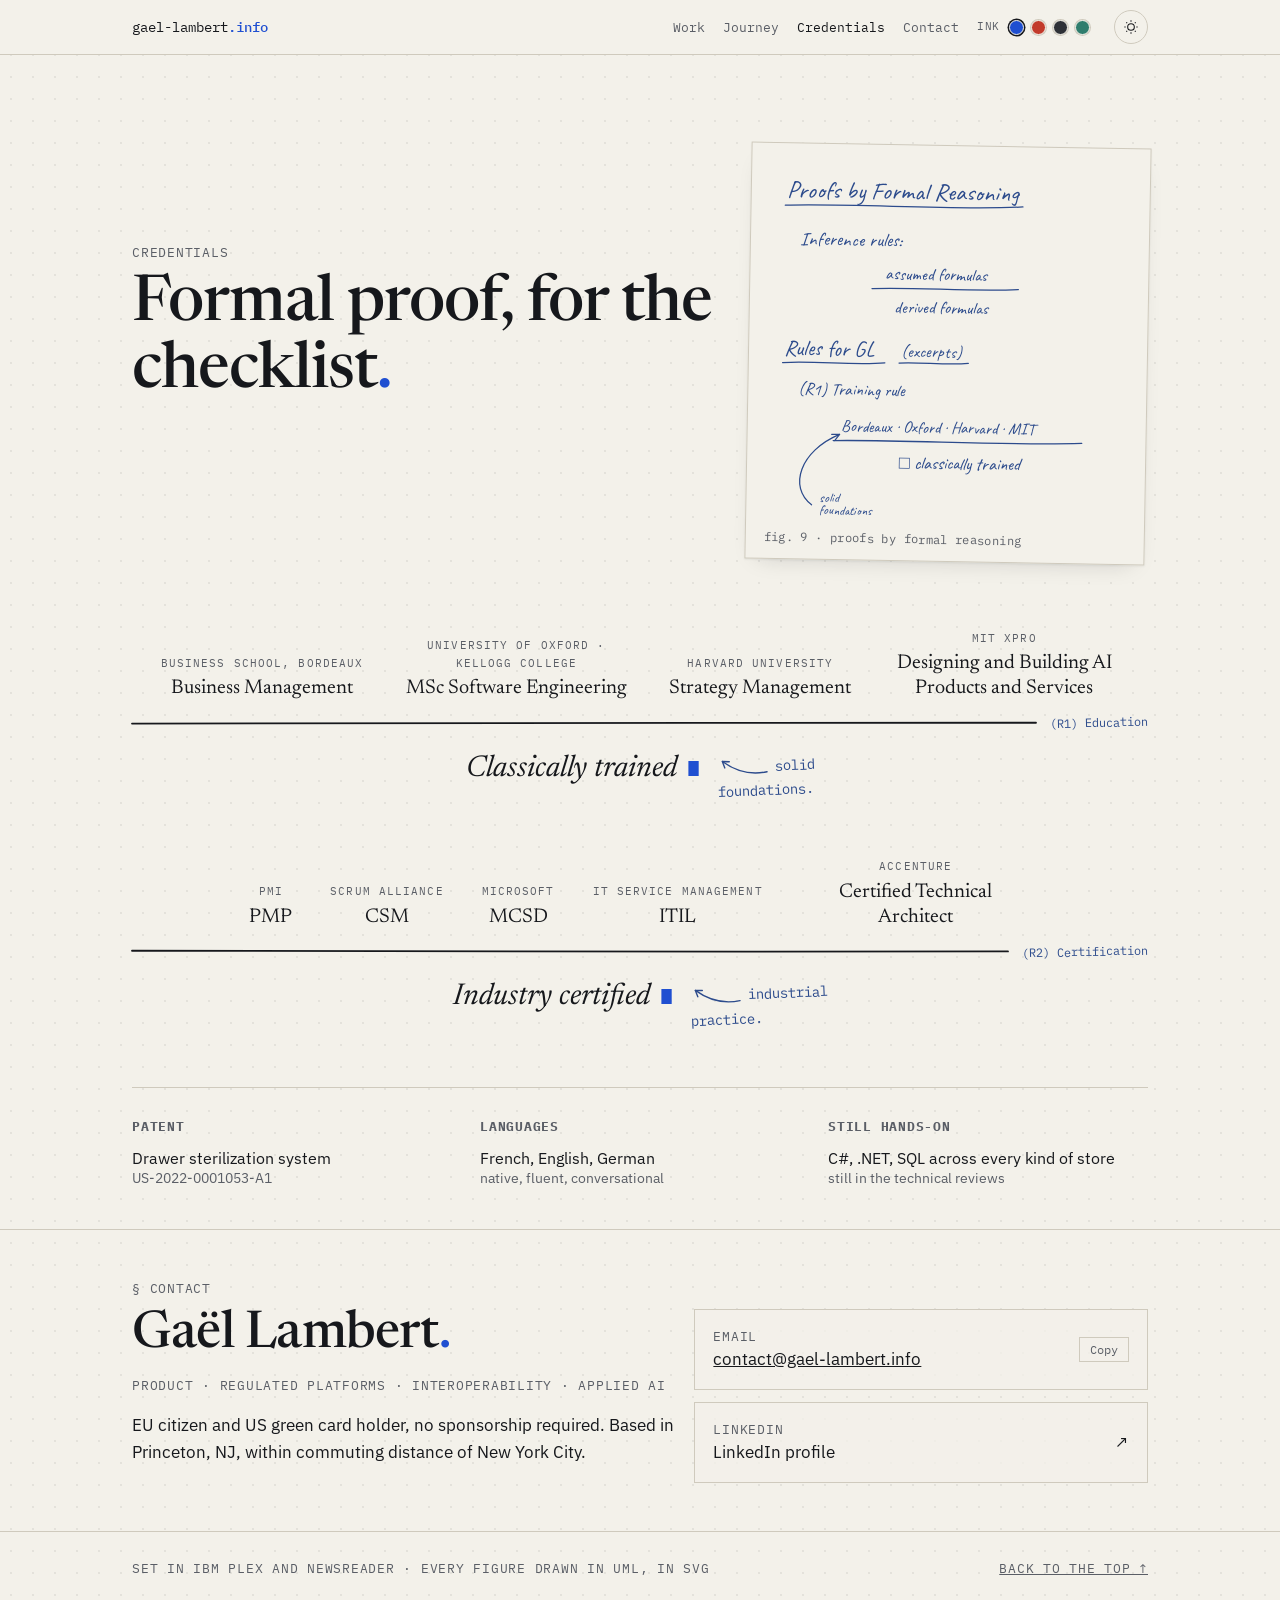
<file: credentials/index.html>
<!doctype html>
<html lang="en">
<head>
<meta charset="utf-8">
<meta name="viewport" content="width=device-width, initial-scale=1">
<title>Credentials · Gaël Lambert</title>
<meta name="description" content="Education, certifications, patent and languages, set out as a formal proof.">
<link rel="canonical" href="https://gael-lambert.info/credentials/">
<meta property="og:type" content="website">
<meta property="og:title" content="Credentials · Gaël Lambert">
<meta property="og:description" content="Education, certifications, patent and languages, set out as a formal proof.">
<meta property="og:url" content="https://gael-lambert.info/credentials/">
<meta property="og:image" content="https://gael-lambert.info/assets/og.png">
<meta name="twitter:card" content="summary_large_image">
<script>try{var d=document.documentElement,t=localStorage.getItem("gl-theme"),i=localStorage.getItem("gl-ink");if(t)d.setAttribute("data-theme",t);if(i)d.setAttribute("data-ink",i);}catch(e){}</script>
<link rel="icon" href="../assets/favicon.svg" type="image/svg+xml">
<link rel="preconnect" href="https://fonts.googleapis.com">
<link rel="preconnect" href="https://fonts.gstatic.com" crossorigin>
<link href="https://fonts.googleapis.com/css2?family=Caveat:wght@500&family=IBM+Plex+Mono:wght@400;500&family=IBM+Plex+Sans:wght@400;500;600&family=Newsreader:ital,opsz,wght@0,6..72,500;1,6..72,500&display=swap" rel="stylesheet">
<link rel="stylesheet" href="../assets/style.css">
</head>
<body>
<header class="bar">
  <div class="wrap">
    <a class="brand" href="../index.html">gael-lambert<b>.info</b></a>
    <nav>
      <div class="navlinks"><a href="../index.html#work">Work</a><a href="../journey/index.html">Journey</a><a href="../credentials/index.html" class="active">Credentials</a><a href="#contact">Contact</a></div>
      <div class="inks" role="group" aria-label="Ink colour">
        <span class="mono ink-label">Ink</span>
        <button class="ink" data-ink="blueprint" title="Blueprint" aria-label="Blueprint ink"></button>
        <button class="ink" data-ink="redline" title="Redline" aria-label="Redline ink"></button>
        <button class="ink" data-ink="graphite" title="Graphite" aria-label="Graphite ink"></button>
        <button class="ink" data-ink="verdigris" title="Verdigris" aria-label="Verdigris ink"></button>
      </div>
      <button class="toggle" id="themeToggle" aria-label="Switch colour theme">
        <svg viewBox="0 0 24 24" fill="none" stroke="currentColor" stroke-width="1.6"><circle cx="12" cy="12" r="5"/><path d="M12 2v2M12 20v2M4.9 4.9l1.4 1.4M17.7 17.7l1.4 1.4M2 12h2M20 12h2M4.9 19.1l1.4-1.4M17.7 6.3l1.4-1.4"/></svg>
      </button>
    </nav>
  </div>
</header>
<main id="top">
<div class="wrap case-page"><div class="cred-top">
  <div class="sec-head">
    <div class="mono">Credentials</div>
    <h1 class="page-h1">Formal proof, for the checklist<span class="dot">.</span></h1>
  </div>
  <figure class="sketch-fig"><div><svg class="sketch" viewBox="0 0 460 452" role="img" aria-label="Hand-drawn sketch: proofs by formal reasoning. Inference rules: assumed formulas above a line, derived formulas below it. Rule R1, training: Bordeaux, Oxford, Harvard, MIT above a line, always classically trained below it, with a note: solid foundations.">
  <text x="22" y="46" style="font-size:31px">Proofs by Formal Reasoning</text>
  <path d="M20 56 C110 52 230 59 322 53"/>
  <text x="40" y="106" style="font-size:24px">Inference rules:</text>
  <text x="148" y="148" style="font-size:22px">assumed formulas</text>
  <path d="M132 160 C190 157 258 162 318 158"/>
  <text x="160" y="190" style="font-size:22px">derived formulas</text>
  <text x="22" y="246" style="font-size:28px">Rules for GL</text>
  <path d="M20 256 C62 253 112 258 150 254"/>
  <text x="170" y="246" style="font-size:22px">(excerpts)</text>
  <path d="M168 254 C196 252 226 256 256 253"/>
  <text x="40" y="296" style="font-size:22px">(R1) Training rule</text>
  <text x="96" y="342" style="font-size:21px">Bordeaux · Oxford · Harvard · MIT</text>
  <path d="M86 354 C180 351 300 357 402 352"/>
  <text x="170" y="388" style="font-size:23px">□ classically trained</text>
  <path d="M60 436 C30 414 44 368 94 346"/>
  <path d="M94 346 L84 346 M94 346 L88 354"/>
  <text x="70" y="432" style="font-size:17px">solid</text>
  <text x="70" y="448" style="font-size:17px">foundations</text>
</svg>
</div><figcaption>fig. 9 · proofs by formal reasoning</figcaption></figure>
</div>
<div class="proof">
  <div class="rule">
    <div class="premises">
      <div class="prem"><span class="inst">Business school, Bordeaux</span><span class="what">Business Management</span></div>
      <div class="prem"><span class="crests"><img class="crest" src="https://commons.wikimedia.org/wiki/Special:FilePath/Oxford-University-Circlet.svg" alt="" loading="lazy" onerror="this.remove()"><img class="crest" src="https://commons.wikimedia.org/wiki/Special:FilePath/Coat_Of_Arms_of_Kellogg_College_Oxford.svg" alt="" loading="lazy" onerror="this.remove()"></span><span class="inst">University of Oxford · Kellogg College</span><span class="what">MSc Software Engineering</span></div>
      <div class="prem"><span class="crests"><img class="crest" src="https://commons.wikimedia.org/wiki/Special:FilePath/Harvard_University_coat_of_arms.svg" alt="" loading="lazy" onerror="this.remove()"></span><span class="inst">Harvard University</span><span class="what">Strategy Management</span></div>
      <div class="prem"><span class="crests"><img class="crest" src="https://commons.wikimedia.org/wiki/Special:FilePath/MIT_logo.svg" alt="" loading="lazy" onerror="this.remove()"></span><span class="inst">MIT xPRO</span><span class="what">Designing and Building AI Products and Services</span></div>
    </div>
    <div class="rbar"><svg viewBox="0 0 100 6" preserveAspectRatio="none" aria-hidden="true"><path d="M0 3.4 C18 2.2 40 4.1 62 2.9 C80 2.1 93 3.6 100 2.8"/></svg><span class="rlabel">(R1) Education</span></div>
    <div class="concl"><span>Classically trained <span class="qed">∎</span></span><span class="annot side"><svg class="hook" viewBox="0 0 60 30" aria-hidden="true"><path d="M58 24 C40 27 22 22 7 10"/><path d="M7 10 L15 10.5 M7 10 L9.5 17.5"/></svg>solid<br>foundations.</span></div>
  </div>
  <div class="rule">
    <div class="premises">
      <div class="prem"><span class="inst">PMI</span><span class="what">PMP</span></div>
      <div class="prem"><span class="inst">Scrum Alliance</span><span class="what">CSM</span></div>
      <div class="prem"><span class="inst">Microsoft</span><span class="what">MCSD</span></div>
      <div class="prem"><span class="inst">IT service management</span><span class="what">ITIL</span></div>
      <div class="prem"><span class="inst">Accenture</span><span class="what">Certified Technical Architect</span></div>
    </div>
    <div class="rbar"><svg viewBox="0 0 100 6" preserveAspectRatio="none" aria-hidden="true"><path d="M0 2.8 C22 3.9 45 2.3 70 3.5 C85 4 95 2.9 100 3.3"/></svg><span class="rlabel">(R2) Certification</span></div>
    <div class="concl"><span>Industry certified <span class="qed">∎</span></span><span class="annot side"><svg class="hook" viewBox="0 0 60 30" aria-hidden="true"><path d="M58 24 C40 27 22 22 7 10"/><path d="M7 10 L15 10.5 M7 10 L9.5 17.5"/></svg>industrial<br>practice.</span></div>
  </div>
</div>
<div class="creds also">
  <div><h4 class="mono">Patent</h4><ul><li>Drawer sterilization system<span>US-2022-0001053-A1</span></li></ul></div>
  <div><h4 class="mono">Languages</h4><ul><li>French, English, German<span>native, fluent, conversational</span></li></ul></div>
  <div><h4 class="mono">Still hands-on</h4><ul><li>C#, .NET, SQL across every kind of store<span>still in the technical reviews</span></li></ul></div>
</div>
</div>
</main>

<section class="contact-strip" id="contact">
<div class="wrap"><div class="row">
  <div>
    <div class="mono">§ Contact</div>
    <h2>Gaël Lambert<span class="dot">.</span></h2>
    <p class="mono">Product · Regulated platforms · Interoperability · Applied AI</p>
    <p class="status">EU citizen and US green card holder, no sponsorship required. Based in Princeton, NJ, within commuting distance of New York City.</p>
  </div>
  <div class="links">
    <div class="link">
      <div><div class="mono">Email</div><a class="v" href="mailto:contact@gael-lambert.info">contact@gael-lambert.info</a></div>
      <button class="copy" id="copyEmail" type="button">Copy</button>
    </div>
    <a class="link" href="https://www.linkedin.com/in/gaellambert/" target="_blank" rel="noopener">
      <div><div class="mono">LinkedIn</div><span class="v">LinkedIn profile</span></div><span aria-hidden="true">↗</span>
    </a>
  </div>
</div></div>
</section>
<footer>
  <div class="wrap">
    <span class="mono">Set in IBM Plex and Newsreader · every figure drawn in UML, in SVG</span>
    <a class="mono" href="#top">Back to the top ↑</a>
  </div>
</footer>
<script src="../assets/site.js"></script>
</body>
</html>
</file>
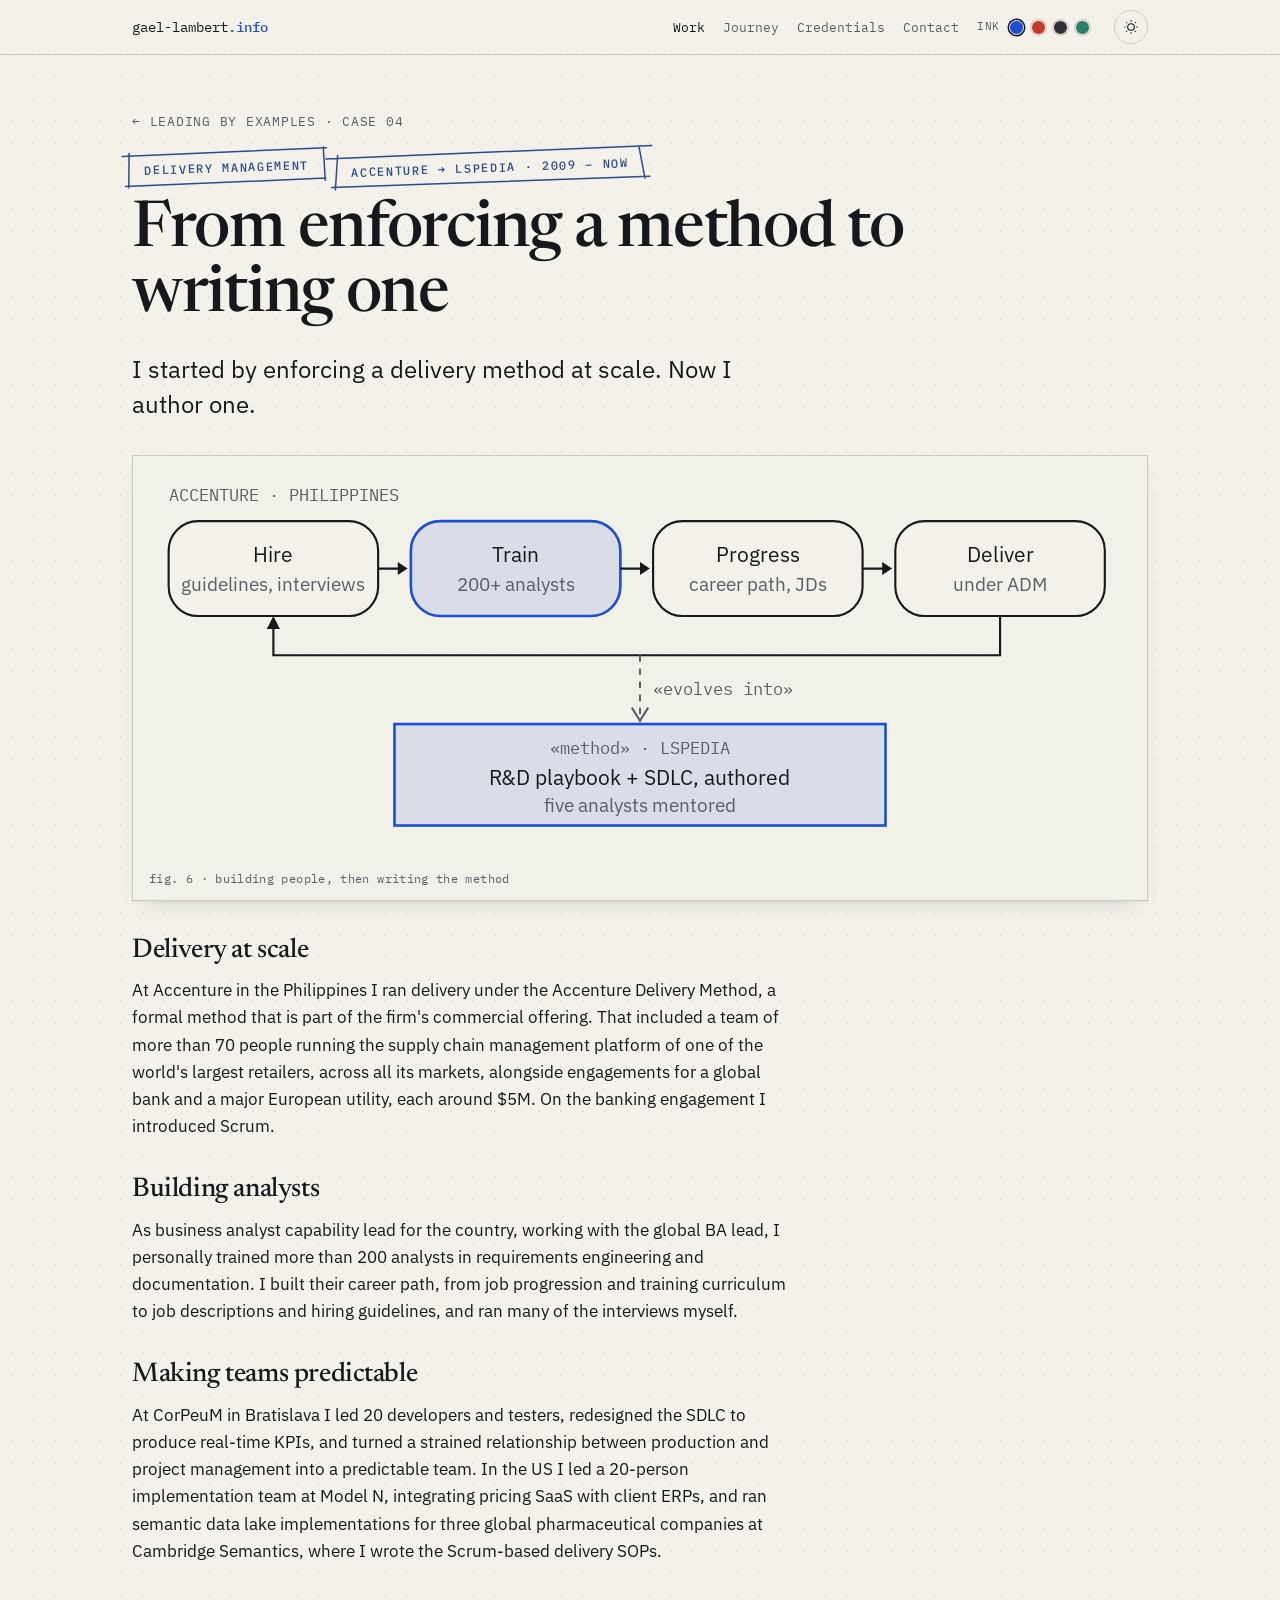
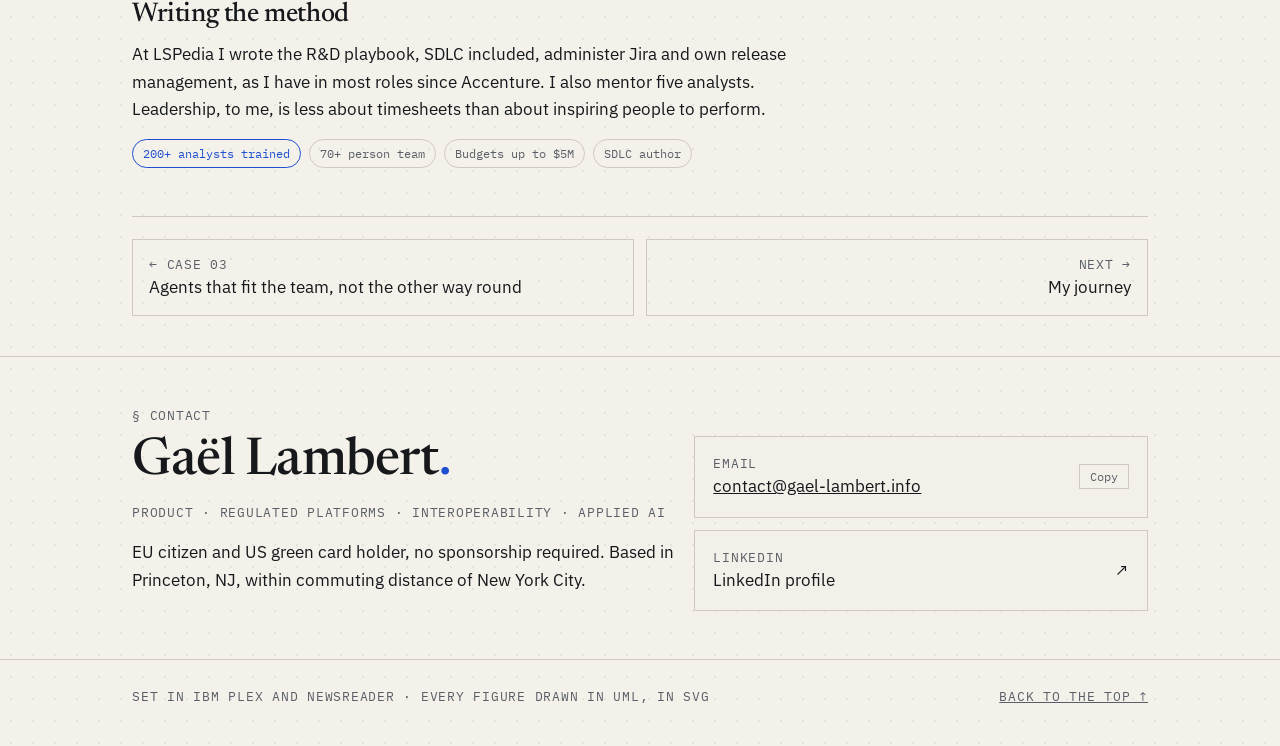
<file: delivery-management/index.html>
<!doctype html>
<html lang="en">
<head>
<meta charset="utf-8">
<meta name="viewport" content="width=device-width, initial-scale=1">
<title>From enforcing a method to writing one · Gaël Lambert</title>
<meta name="description" content="Delivery management: teams of up to 70+, 200+ business analysts trained, a career path built, and a delivery method now authored rather than enforced.">
<link rel="canonical" href="https://gael-lambert.info/delivery-management/">
<meta property="og:type" content="website">
<meta property="og:title" content="From enforcing a method to writing one · Gaël Lambert">
<meta property="og:description" content="Delivery management: teams of up to 70+, 200+ business analysts trained, a career path built, and a delivery method now authored rather than enforced.">
<meta property="og:url" content="https://gael-lambert.info/delivery-management/">
<meta property="og:image" content="https://gael-lambert.info/assets/og.png">
<meta name="twitter:card" content="summary_large_image">
<script>try{var d=document.documentElement,t=localStorage.getItem("gl-theme"),i=localStorage.getItem("gl-ink");if(t)d.setAttribute("data-theme",t);if(i)d.setAttribute("data-ink",i);}catch(e){}</script>
<link rel="icon" href="../assets/favicon.svg" type="image/svg+xml">
<link rel="preconnect" href="https://fonts.googleapis.com">
<link rel="preconnect" href="https://fonts.gstatic.com" crossorigin>
<link href="https://fonts.googleapis.com/css2?family=Caveat:wght@500&family=IBM+Plex+Mono:wght@400;500&family=IBM+Plex+Sans:wght@400;500;600&family=Newsreader:ital,opsz,wght@0,6..72,500;1,6..72,500&display=swap" rel="stylesheet">
<link rel="stylesheet" href="../assets/style.css">
</head>
<body>
<header class="bar">
  <div class="wrap">
    <a class="brand" href="../index.html">gael-lambert<b>.info</b></a>
    <nav>
      <div class="navlinks"><a href="../index.html#work" class="active">Work</a><a href="../journey/index.html">Journey</a><a href="../credentials/index.html">Credentials</a><a href="#contact">Contact</a></div>
      <div class="inks" role="group" aria-label="Ink colour">
        <span class="mono ink-label">Ink</span>
        <button class="ink" data-ink="blueprint" title="Blueprint" aria-label="Blueprint ink"></button>
        <button class="ink" data-ink="redline" title="Redline" aria-label="Redline ink"></button>
        <button class="ink" data-ink="graphite" title="Graphite" aria-label="Graphite ink"></button>
        <button class="ink" data-ink="verdigris" title="Verdigris" aria-label="Verdigris ink"></button>
      </div>
      <button class="toggle" id="themeToggle" aria-label="Switch colour theme">
        <svg viewBox="0 0 24 24" fill="none" stroke="currentColor" stroke-width="1.6"><circle cx="12" cy="12" r="5"/><path d="M12 2v2M12 20v2M4.9 4.9l1.4 1.4M17.7 17.7l1.4 1.4M2 12h2M20 12h2M4.9 19.1l1.4-1.4M17.7 6.3l1.4-1.4"/></svg>
      </button>
    </nav>
  </div>
</header>
<main id="top">
<article class="wrap case-page">
  <div class="crumb mono"><a href="../index.html#work">← Leading by examples</a> · Case 04</div>
  <div class="tags"><span class="tag" style="--rot:-1.93deg">Delivery management<svg viewBox="0 0 100 30" preserveAspectRatio="none" aria-hidden="true"><path d="M-2.8 2.6 L101.0 0.9 M99.5 0.3 L99.9 29.4 M100.2 27.6 L-1.6 29.1 M0.8 0.1 L0.1 30.4"/></svg></span><span class="tag" style="--rot:-2.02deg">Accenture → LSPedia · 2009 – now<svg viewBox="0 0 100 30" preserveAspectRatio="none" aria-hidden="true"><path d="M-2.8 2.9 L102.5 1.0 M98.3 1.0 L99.9 29.4 M101.5 28.0 L-1.3 28.1 M1.0 0.1 L-0.1 30.2"/></svg></span></div>
  <h1>From enforcing a method to writing one</h1>
  <p class="lead">I started by enforcing a delivery method at scale. Now I author one.</p>
<figure><div class="fig-scroll"><svg viewBox="0 0 600 236" role="img" aria-label="Activity diagram: hire, train, progress, deliver, repeating. The practice evolves into the LSPedia R&amp;D playbook and SDLC." xmlns:c2pa="http://c2pa.org/manifest"><metadata><c2pa:manifest>[base64]/aoA/[base64]/fT2AEri9lcu/[base64]/[base64]/[base64]/3cyjxFA3Qo5S46fX0/ihY0VZ7mfb9KF703t5OjWDBWMA4GA1UdDwEB/wQEAwIHgDAVBgNVHSUEDjAMBgorBgEEAYPoXgIBMAwGA1UdEwEB/wQCMAAwHwYDVR0jBBgwFoAUzlHiBIFOZFsj+OPEz5o+nMHXXMIwCgYIKoZIzj0EAwMDZwAwZAIwMXMdFJ4BetLLVY7ORuE9noqbbAZOZn/aArXyTwFAZfKrPzxF2vPoJNf1+UCdg1XGAjBwX1zd9WGqYkqmL5SFqw1QySjr1zJfpJM9+1rdDwSPLMOPOjKuiXjoU/[base64]</c2pa:manifest></metadata>
          <text class="st" x="12" y="18">ACCENTURE · PHILIPPINES</text>
          <rect class="sf" x="12" y="30" width="128" height="58" rx="18"/><text class="c" x="76" y="55">Hire</text><text class="sm c" x="76" y="73">guidelines, interviews</text>
          <rect class="af" x="160" y="30" width="128" height="58" rx="18"/><text class="c" x="224" y="55">Train</text><text class="sm c" x="224" y="73">200+ analysts</text>
          <rect class="sf" x="308" y="30" width="128" height="58" rx="18"/><text class="c" x="372" y="55">Progress</text><text class="sm c" x="372" y="73">career path, JDs</text>
          <rect class="sf" x="456" y="30" width="128" height="58" rx="18"/><text class="c" x="520" y="55">Deliver</text><text class="sm c" x="520" y="73">under ADM</text>
          <path class="s" d="M140 59 H154 M288 59 H302 M436 59 H450"/>
          <path class="fill" d="M152 55 L158 59 L152 63 Z M300 55 L306 59 L300 63 Z M448 55 L454 59 L448 63 Z"/>
          <path class="s" d="M520 88 V112 H76 V94"/><path class="fill" d="M72 96 L76 88 L80 96 Z"/>
          <path class="d" d="M300 112 V150"/><path class="s" d="M295 144 L300 152 L305 144" style="stroke:var(--muted)"/>
          <text class="st" x="308" y="136">«evolves into»</text>
          <rect class="af" x="150" y="154" width="300" height="62"/>
          <text class="st c" x="300" y="172">«method» · LSPEDIA</text>
          <text class="c" x="300" y="191">R&amp;D playbook + SDLC, authored</text>
          <text class="sm c" x="300" y="208">five analysts mentored</text>
        </svg></div><figcaption>fig. 6 · building people, then writing the method</figcaption></figure>
<div class="prose">
<h2 class="sub-h">Delivery at scale</h2>
<p>At Accenture in the Philippines I ran delivery under the Accenture Delivery Method, a formal method that is part of the firm's commercial offering. That included a team of more than 70 people running the supply chain management platform of one of the world's largest retailers, across all its markets, alongside engagements for a global bank and a major European utility, each around $5M. On the banking engagement I introduced Scrum.</p>
<h2 class="sub-h">Building analysts</h2>
<p>As business analyst capability lead for the country, working with the global BA lead, I personally trained more than 200 analysts in requirements engineering and documentation. I built their career path, from job progression and training curriculum to job descriptions and hiring guidelines, and ran many of the interviews myself.</p>
<h2 class="sub-h">Making teams predictable</h2>
<p>At CorPeuM in Bratislava I led 20 developers and testers, redesigned the SDLC to produce real-time KPIs, and turned a strained relationship between production and project management into a predictable team. In the US I led a 20-person implementation team at Model N, integrating pricing SaaS with client ERPs, and ran semantic data lake implementations for three global pharmaceutical companies at Cambridge Semantics, where I wrote the Scrum-based delivery SOPs.</p>
<h2 class="sub-h">Writing the method</h2>
<p>At LSPedia I wrote the R&amp;D playbook, SDLC included, administer Jira and own release management, as I have in most roles since Accenture. I also mentor five analysts. Leadership, to me, is less about timesheets than about inspiring people to perform.</p>
</div>
<ul class="chips"><li class="k">200+ analysts trained</li><li>70+ person team</li><li>Budgets up to $5M</li><li>SDLC author</li></ul>

  <nav class="pager"><a class="prev" href="../applied-ai/index.html"><span class="mono">← Case 03</span><span>Agents that fit the team, not the other way round</span></a><a class="next" href="../journey/index.html"><span class="mono">Next →</span><span>My journey</span></a></nav>
</article>
</main>

<section class="contact-strip" id="contact">
<div class="wrap"><div class="row">
  <div>
    <div class="mono">§ Contact</div>
    <h2>Gaël Lambert<span class="dot">.</span></h2>
    <p class="mono">Product · Regulated platforms · Interoperability · Applied AI</p>
    <p class="status">EU citizen and US green card holder, no sponsorship required. Based in Princeton, NJ, within commuting distance of New York City.</p>
  </div>
  <div class="links">
    <div class="link">
      <div><div class="mono">Email</div><a class="v" href="mailto:contact@gael-lambert.info">contact@gael-lambert.info</a></div>
      <button class="copy" id="copyEmail" type="button">Copy</button>
    </div>
    <a class="link" href="https://www.linkedin.com/in/gaellambert/" target="_blank" rel="noopener">
      <div><div class="mono">LinkedIn</div><span class="v">LinkedIn profile</span></div><span aria-hidden="true">↗</span>
    </a>
  </div>
</div></div>
</section>
<footer>
  <div class="wrap">
    <span class="mono">Set in IBM Plex and Newsreader · every figure drawn in UML, in SVG</span>
    <a class="mono" href="#top">Back to the top ↑</a>
  </div>
</footer>
<script src="../assets/site.js"></script>
</body>
</html>
</file>
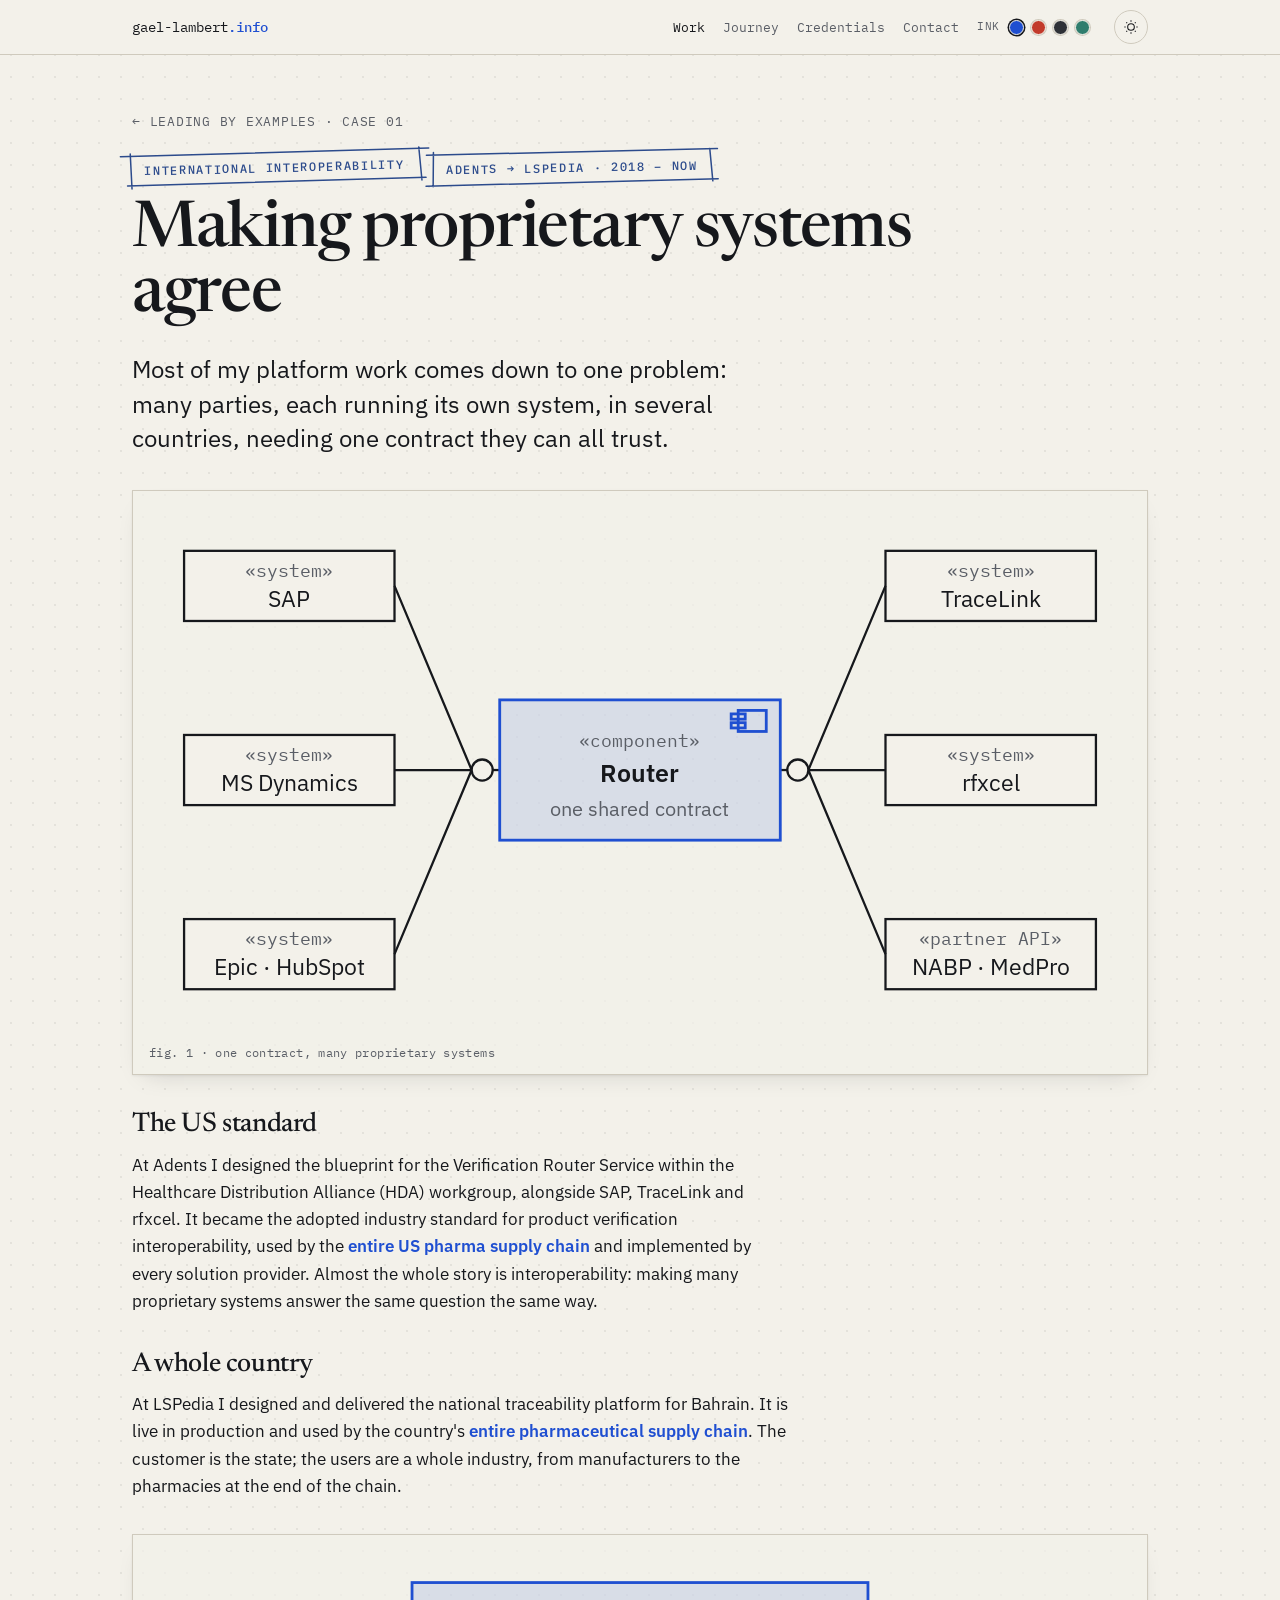
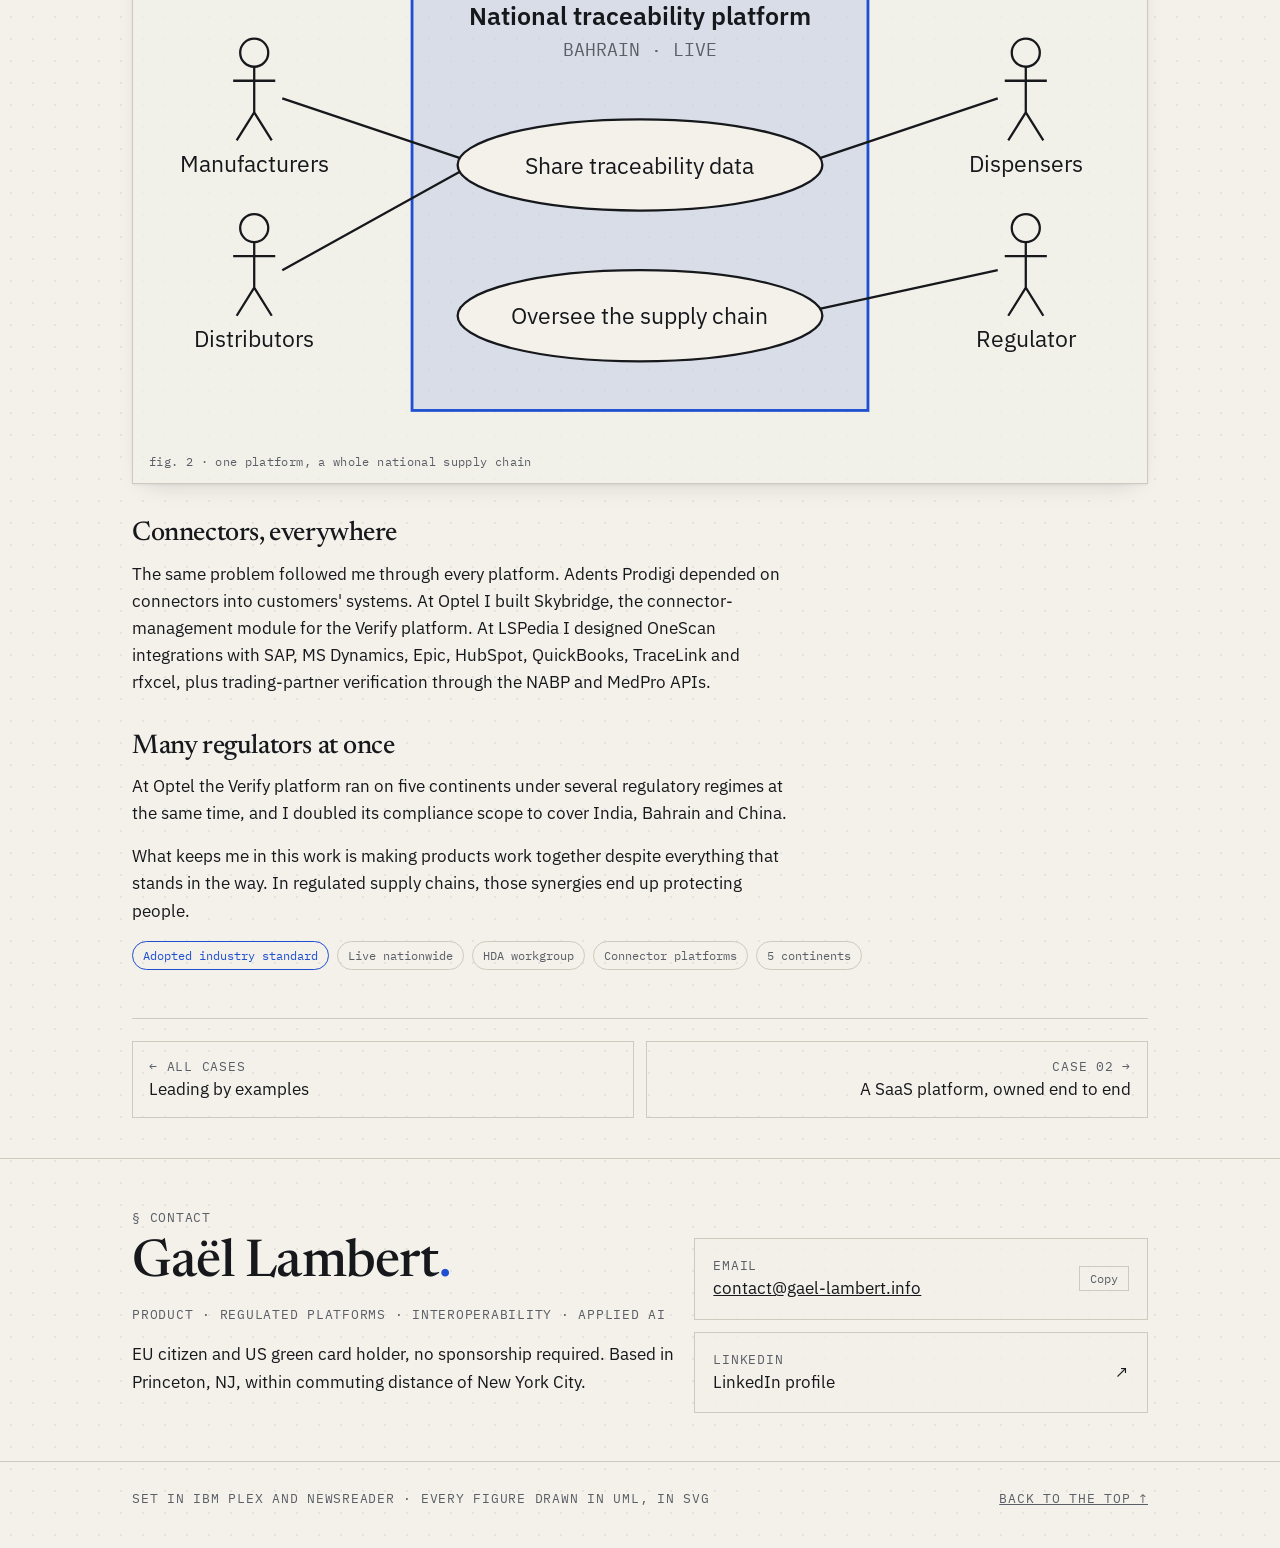
<file: international-interoperability/index.html>
<!doctype html>
<html lang="en">
<head>
<meta charset="utf-8">
<meta name="viewport" content="width=device-width, initial-scale=1">
<title>Making proprietary systems agree · Gaël Lambert</title>
<meta name="description" content="International interoperability: the US drug verification standard, Bahrain's national traceability platform, connector platforms and multi-country compliance.">
<link rel="canonical" href="https://gael-lambert.info/international-interoperability/">
<meta property="og:type" content="website">
<meta property="og:title" content="Making proprietary systems agree · Gaël Lambert">
<meta property="og:description" content="International interoperability: the US drug verification standard, Bahrain's national traceability platform, connector platforms and multi-country compliance.">
<meta property="og:url" content="https://gael-lambert.info/international-interoperability/">
<meta property="og:image" content="https://gael-lambert.info/assets/og.png">
<meta name="twitter:card" content="summary_large_image">
<script>try{var d=document.documentElement,t=localStorage.getItem("gl-theme"),i=localStorage.getItem("gl-ink");if(t)d.setAttribute("data-theme",t);if(i)d.setAttribute("data-ink",i);}catch(e){}</script>
<link rel="icon" href="../assets/favicon.svg" type="image/svg+xml">
<link rel="preconnect" href="https://fonts.googleapis.com">
<link rel="preconnect" href="https://fonts.gstatic.com" crossorigin>
<link href="https://fonts.googleapis.com/css2?family=Caveat:wght@500&family=IBM+Plex+Mono:wght@400;500&family=IBM+Plex+Sans:wght@400;500;600&family=Newsreader:ital,opsz,wght@0,6..72,500;1,6..72,500&display=swap" rel="stylesheet">
<link rel="stylesheet" href="../assets/style.css">
</head>
<body>
<header class="bar">
  <div class="wrap">
    <a class="brand" href="../index.html">gael-lambert<b>.info</b></a>
    <nav>
      <div class="navlinks"><a href="../index.html#work" class="active">Work</a><a href="../journey/index.html">Journey</a><a href="../credentials/index.html">Credentials</a><a href="#contact">Contact</a></div>
      <div class="inks" role="group" aria-label="Ink colour">
        <span class="mono ink-label">Ink</span>
        <button class="ink" data-ink="blueprint" title="Blueprint" aria-label="Blueprint ink"></button>
        <button class="ink" data-ink="redline" title="Redline" aria-label="Redline ink"></button>
        <button class="ink" data-ink="graphite" title="Graphite" aria-label="Graphite ink"></button>
        <button class="ink" data-ink="verdigris" title="Verdigris" aria-label="Verdigris ink"></button>
      </div>
      <button class="toggle" id="themeToggle" aria-label="Switch colour theme">
        <svg viewBox="0 0 24 24" fill="none" stroke="currentColor" stroke-width="1.6"><circle cx="12" cy="12" r="5"/><path d="M12 2v2M12 20v2M4.9 4.9l1.4 1.4M17.7 17.7l1.4 1.4M2 12h2M20 12h2M4.9 19.1l1.4-1.4M17.7 6.3l1.4-1.4"/></svg>
      </button>
    </nav>
  </div>
</header>
<main id="top">
<article class="wrap case-page">
  <div class="crumb mono"><a href="../index.html#work">← Leading by examples</a> · Case 01</div>
  <div class="tags"><span class="tag" style="--rot:-1.50deg">International interoperability<svg viewBox="0 0 100 30" preserveAspectRatio="none" aria-hidden="true"><path d="M-2.5 2.4 L103.0 1.8 M99.6 0.6 L100.4 29.7 M101.8 27.5 L-0.3 28.2 M0.9 0.3 L1.2 30.9"/></svg></span><span class="tag" style="--rot:-0.95deg">Adents → LSPedia · 2018 – now<svg viewBox="0 0 100 30" preserveAspectRatio="none" aria-hidden="true"><path d="M-1.2 2.5 L101.4 0.9 M98.7 0.6 L99.6 29.1 M101.5 27.4 L-1.5 29.7 M1.3 0.2 L1.0 30.3"/></svg></span></div>
  <h1>Making proprietary systems agree</h1>
  <p class="lead">Most of my platform work comes down to one problem: many parties, each running its own system, in several countries, needing one contract they can all trust.</p>
<figure><div class="fig-scroll"><svg viewBox="0 0 560 300" role="img" aria-label="Component diagram: a router component exposes one verification contract, connected to SAP, MS Dynamics, Epic and HubSpot on the left and TraceLink, rfxcel, NABP and MedPro on the right." xmlns:c2pa="http://c2pa.org/manifest"><metadata><c2pa:manifest>[base64]/VAgKlTmn1y/[base64]/ITeqNPK6J3awL9UCAqVOafXL8/[base64]/Y3SELJoja/[base64]/[base64]/3cyjxFA3Qo5S46fX0/ihY0VZ7mfb9KF703t5OjWDBWMA4GA1UdDwEB/wQEAwIHgDAVBgNVHSUEDjAMBgorBgEEAYPoXgIBMAwGA1UdEwEB/wQCMAAwHwYDVR0jBBgwFoAUzlHiBIFOZFsj+OPEz5o+nMHXXMIwCgYIKoZIzj0EAwMDZwAwZAIwMXMdFJ4BetLLVY7ORuE9noqbbAZOZn/aArXyTwFAZfKrPzxF2vPoJNf1+UCdg1XGAjBwX1zd9WGqYkqmL5SFqw1QySjr1zJfpJM9+1rdDwSPLMOPOjKuiXjoU/[base64]/J7Icwqi7EP9S19wlwlWtjmP/jmzsNprCOVFl6uSvG0CyXDG5eRs639XiCPt4rt2OVQU24oid2OQxs0qCg=</c2pa:manifest></metadata>
          <!-- left systems -->
          <g>
            <rect class="sf" x="20" y="25" width="120" height="40"/><text class="st c" x="80" y="40">«system»</text><text class="c" x="80" y="57">SAP</text>
            <rect class="sf" x="20" y="130" width="120" height="40"/><text class="st c" x="80" y="145">«system»</text><text class="c" x="80" y="162">MS Dynamics</text>
            <rect class="sf" x="20" y="235" width="120" height="40"/><text class="st c" x="80" y="250">«system»</text><text class="c" x="80" y="267">Epic · HubSpot</text>
          </g>
          <g>
            <rect class="sf" x="420" y="25" width="120" height="40"/><text class="st c" x="480" y="40">«system»</text><text class="c" x="480" y="57">TraceLink</text>
            <rect class="sf" x="420" y="130" width="120" height="40"/><text class="st c" x="480" y="145">«system»</text><text class="c" x="480" y="162">rfxcel</text>
            <rect class="sf" x="420" y="235" width="120" height="40"/><text class="st c" x="480" y="250">«partner API»</text><text class="c" x="480" y="267">NABP · MedPro</text>
          </g>
          <!-- links -->
          <path class="s" d="M140 45 L184 150 M140 150 L184 150 M140 255 L184 150"/>
          <path class="s" d="M420 45 L376 150 M420 150 L376 150 M420 255 L376 150"/>
          <!-- interfaces -->
          <circle class="sf" cx="190" cy="150" r="6"/><path class="s" d="M196 150 H200"/>
          <circle class="sf" cx="370" cy="150" r="6"/><path class="s" d="M360 150 H364"/>
          <!-- router -->
          <rect class="af" x="200" y="110" width="160" height="80"/>
          <rect class="a" x="336" y="116" width="16" height="12"/><rect class="a" x="332" y="118" width="8" height="3"/><rect class="a" x="332" y="123" width="8" height="3"/>
          <text class="st c" x="280" y="137">«component»</text>
          <text class="t c" x="280" y="157">Router</text>
          <text class="sm c" x="280" y="176">one shared contract</text>
        </svg></div><figcaption>fig. 1 · one contract, many proprietary systems</figcaption></figure>
<div class="prose">
<h2 class="sub-h">The US standard</h2>
<p>At Adents I designed the blueprint for the Verification Router Service within the Healthcare Distribution Alliance (HDA) workgroup, alongside SAP, TraceLink and rfxcel. It became the adopted industry standard for product verification interoperability, used by the <span class="hl">entire US pharma supply chain</span> and implemented by every solution provider. Almost the whole story is interoperability: making many proprietary systems answer the same question the same way.</p>
<h2 class="sub-h">A whole country</h2>
<p>At LSPedia I designed and delivered the national traceability platform for Bahrain. It is live in production and used by the country's <span class="hl">entire pharmaceutical supply chain</span>. The customer is the state; the users are a whole industry, from manufacturers to the pharmacies at the end of the chain.</p>
</div>
<figure><div class="fig-scroll"><svg viewBox="0 0 560 280" role="img" aria-label="Use case diagram: the national traceability platform for Bahrain. Manufacturers, distributors and dispensers share traceability data; the regulator oversees the supply chain." xmlns:c2pa="http://c2pa.org/manifest"><metadata><c2pa:manifest>[base64]/[base64]/[base64]/V8nIAAACAY2JvcqVjYWxnZnNoYTI1NmNwYWRMAAAAAAAAAAAAAAAAZGhhc2hYICa/kcTJk+lFS1t2wSW3/gEF/[base64]/[base64]/3cyjxFA3Qo5S46fX0/ihY0VZ7mfb9KF703t5OjWDBWMA4GA1UdDwEB/wQEAwIHgDAVBgNVHSUEDjAMBgorBgEEAYPoXgIBMAwGA1UdEwEB/wQCMAAwHwYDVR0jBBgwFoAUzlHiBIFOZFsj+OPEz5o+nMHXXMIwCgYIKoZIzj0EAwMDZwAwZAIwMXMdFJ4BetLLVY7ORuE9noqbbAZOZn/aArXyTwFAZfKrPzxF2vPoJNf1+UCdg1XGAjBwX1zd9WGqYkqmL5SFqw1QySjr1zJfpJM9+1rdDwSPLMOPOjKuiXjoU/[base64]/Y7ddp4yq2GjU79nVgQbjhjYD7SyxGH9hD7N5/Dmct6VGGY=</c2pa:manifest></metadata>
          <rect class="af" x="150" y="18" width="260" height="244"/>
          <text class="t c" x="280" y="42">National traceability platform</text>
          <text class="st c" x="280" y="60">BAHRAIN · LIVE</text>
          <ellipse class="sf" cx="280" cy="122" rx="104" ry="26"/><text class="c" x="280" y="127">Share traceability data</text>
          <ellipse class="sf" cx="280" cy="208" rx="104" ry="26"/><text class="c" x="280" y="213">Oversee the supply chain</text>
          <!-- actors -->
          <g class="actor">
            <circle class="s" cx="60" cy="58" r="8"/><path class="s" d="M60 66 V92 M48 74 H72 M60 92 L50 108 M60 92 L70 108"/>
            <text class="c" x="60" y="126">Manufacturers</text>
            <circle class="s" cx="60" cy="158" r="8"/><path class="s" d="M60 166 V192 M48 174 H72 M60 192 L50 208 M60 192 L70 208"/>
            <text class="c" x="60" y="226">Distributors</text>
            <circle class="s" cx="500" cy="58" r="8"/><path class="s" d="M500 66 V92 M488 74 H512 M500 92 L490 108 M500 92 L510 108"/>
            <text class="c" x="500" y="126">Dispensers</text>
            <circle class="s" cx="500" cy="158" r="8"/><path class="s" d="M500 166 V192 M488 174 H512 M500 192 L490 208 M500 192 L510 208"/>
            <text class="c" x="500" y="226">Regulator</text>
          </g>
          <path class="s" d="M76 84 L177 118 M76 182 L177 126 M484 84 L383 118 M484 182 L383 204"/>
        </svg></div><figcaption>fig. 2 · one platform, a whole national supply chain</figcaption></figure>
<div class="prose">
<h2 class="sub-h">Connectors, everywhere</h2>
<p>The same problem followed me through every platform. Adents Prodigi depended on connectors into customers' systems. At Optel I built Skybridge, the connector-management module for the Verify platform. At LSPedia I designed OneScan integrations with SAP, MS Dynamics, Epic, HubSpot, QuickBooks, TraceLink and rfxcel, plus trading-partner verification through the NABP and MedPro APIs.</p>
<h2 class="sub-h">Many regulators at once</h2>
<p>At Optel the Verify platform ran on five continents under several regulatory regimes at the same time, and I doubled its compliance scope to cover India, Bahrain and China.</p>
<p>What keeps me in this work is making products work together despite everything that stands in the way. In regulated supply chains, those synergies end up protecting people.</p>
</div>
<ul class="chips"><li class="k">Adopted industry standard</li><li>Live nationwide</li><li>HDA workgroup</li><li>Connector platforms</li><li>5 continents</li></ul>

  <nav class="pager"><a class="prev" href="../index.html#work"><span class="mono">← All cases</span><span>Leading by examples</span></a><a class="next" href="../saas-platform-lifecycle/index.html"><span class="mono">Case 02 →</span><span>A SaaS platform, owned end to end</span></a></nav>
</article>
</main>

<section class="contact-strip" id="contact">
<div class="wrap"><div class="row">
  <div>
    <div class="mono">§ Contact</div>
    <h2>Gaël Lambert<span class="dot">.</span></h2>
    <p class="mono">Product · Regulated platforms · Interoperability · Applied AI</p>
    <p class="status">EU citizen and US green card holder, no sponsorship required. Based in Princeton, NJ, within commuting distance of New York City.</p>
  </div>
  <div class="links">
    <div class="link">
      <div><div class="mono">Email</div><a class="v" href="mailto:contact@gael-lambert.info">contact@gael-lambert.info</a></div>
      <button class="copy" id="copyEmail" type="button">Copy</button>
    </div>
    <a class="link" href="https://www.linkedin.com/in/gaellambert/" target="_blank" rel="noopener">
      <div><div class="mono">LinkedIn</div><span class="v">LinkedIn profile</span></div><span aria-hidden="true">↗</span>
    </a>
  </div>
</div></div>
</section>
<footer>
  <div class="wrap">
    <span class="mono">Set in IBM Plex and Newsreader · every figure drawn in UML, in SVG</span>
    <a class="mono" href="#top">Back to the top ↑</a>
  </div>
</footer>
<script src="../assets/site.js"></script>
</body>
</html>
</file>
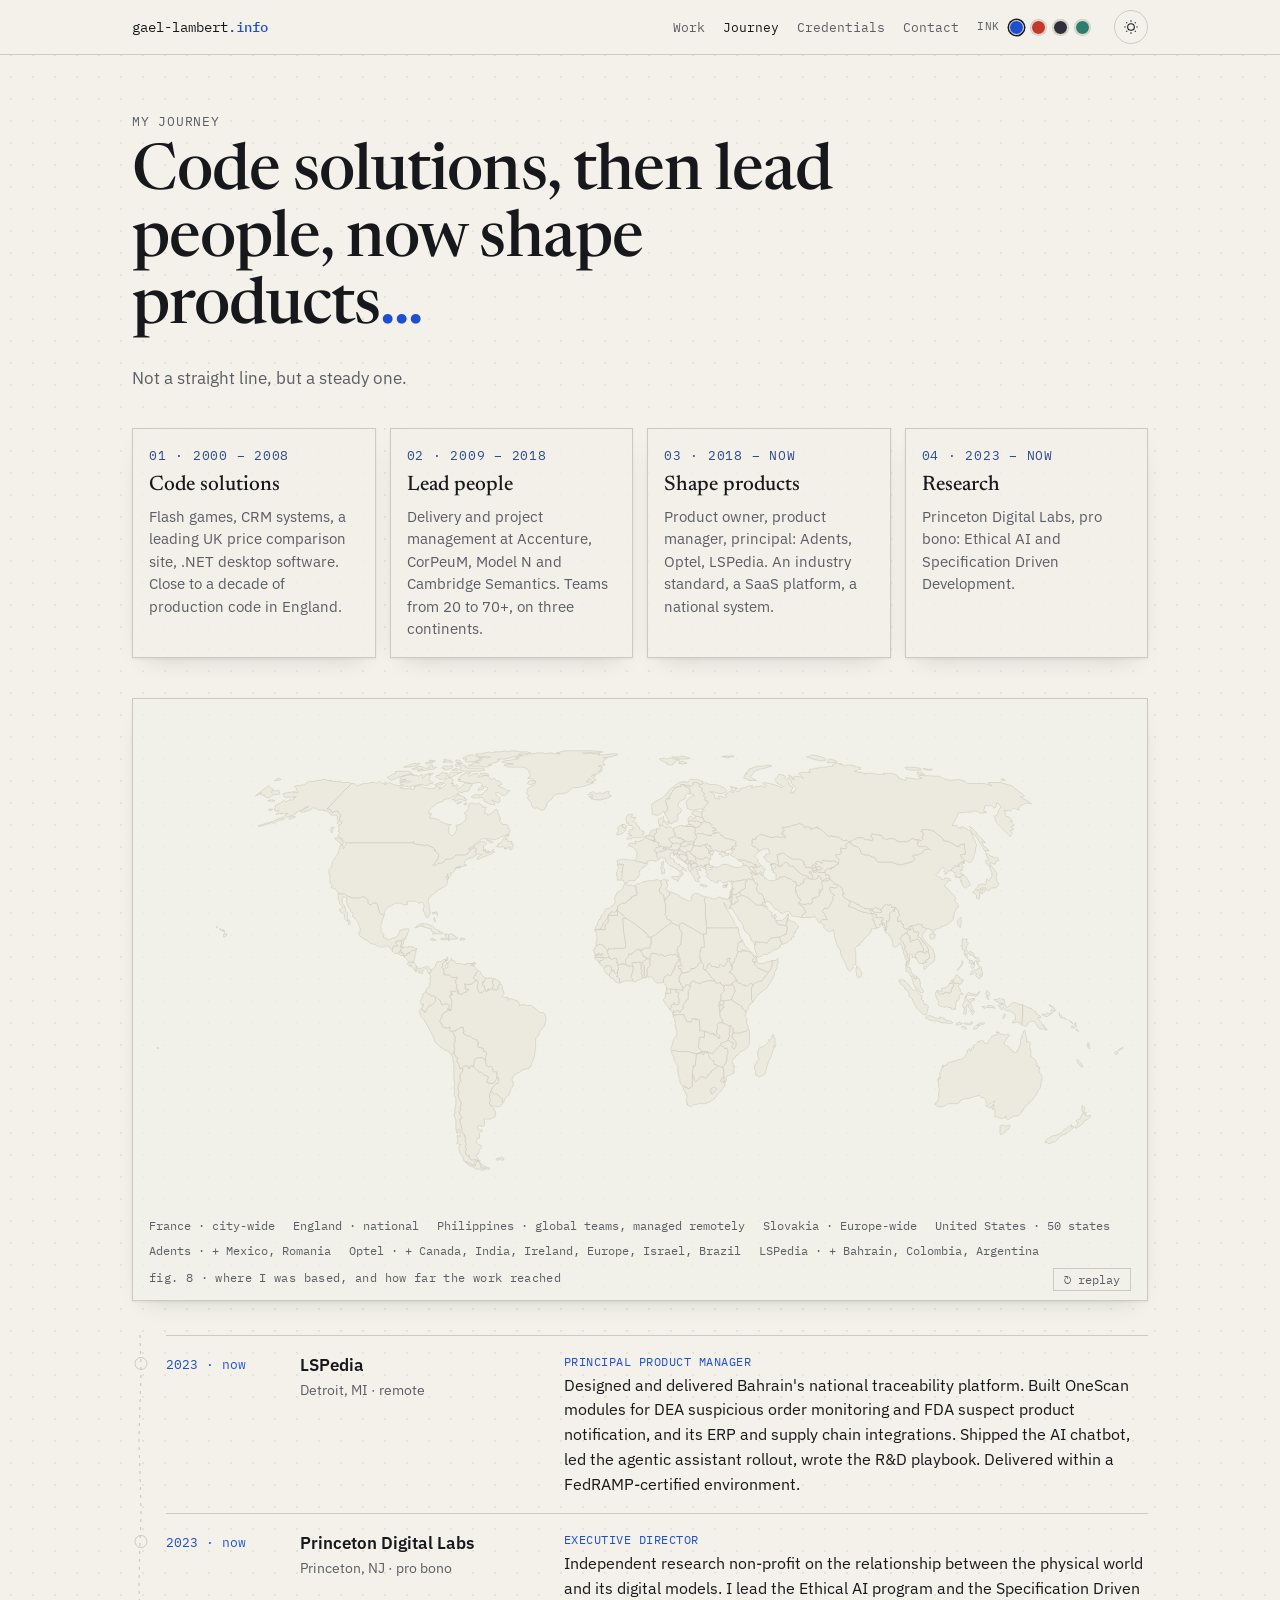
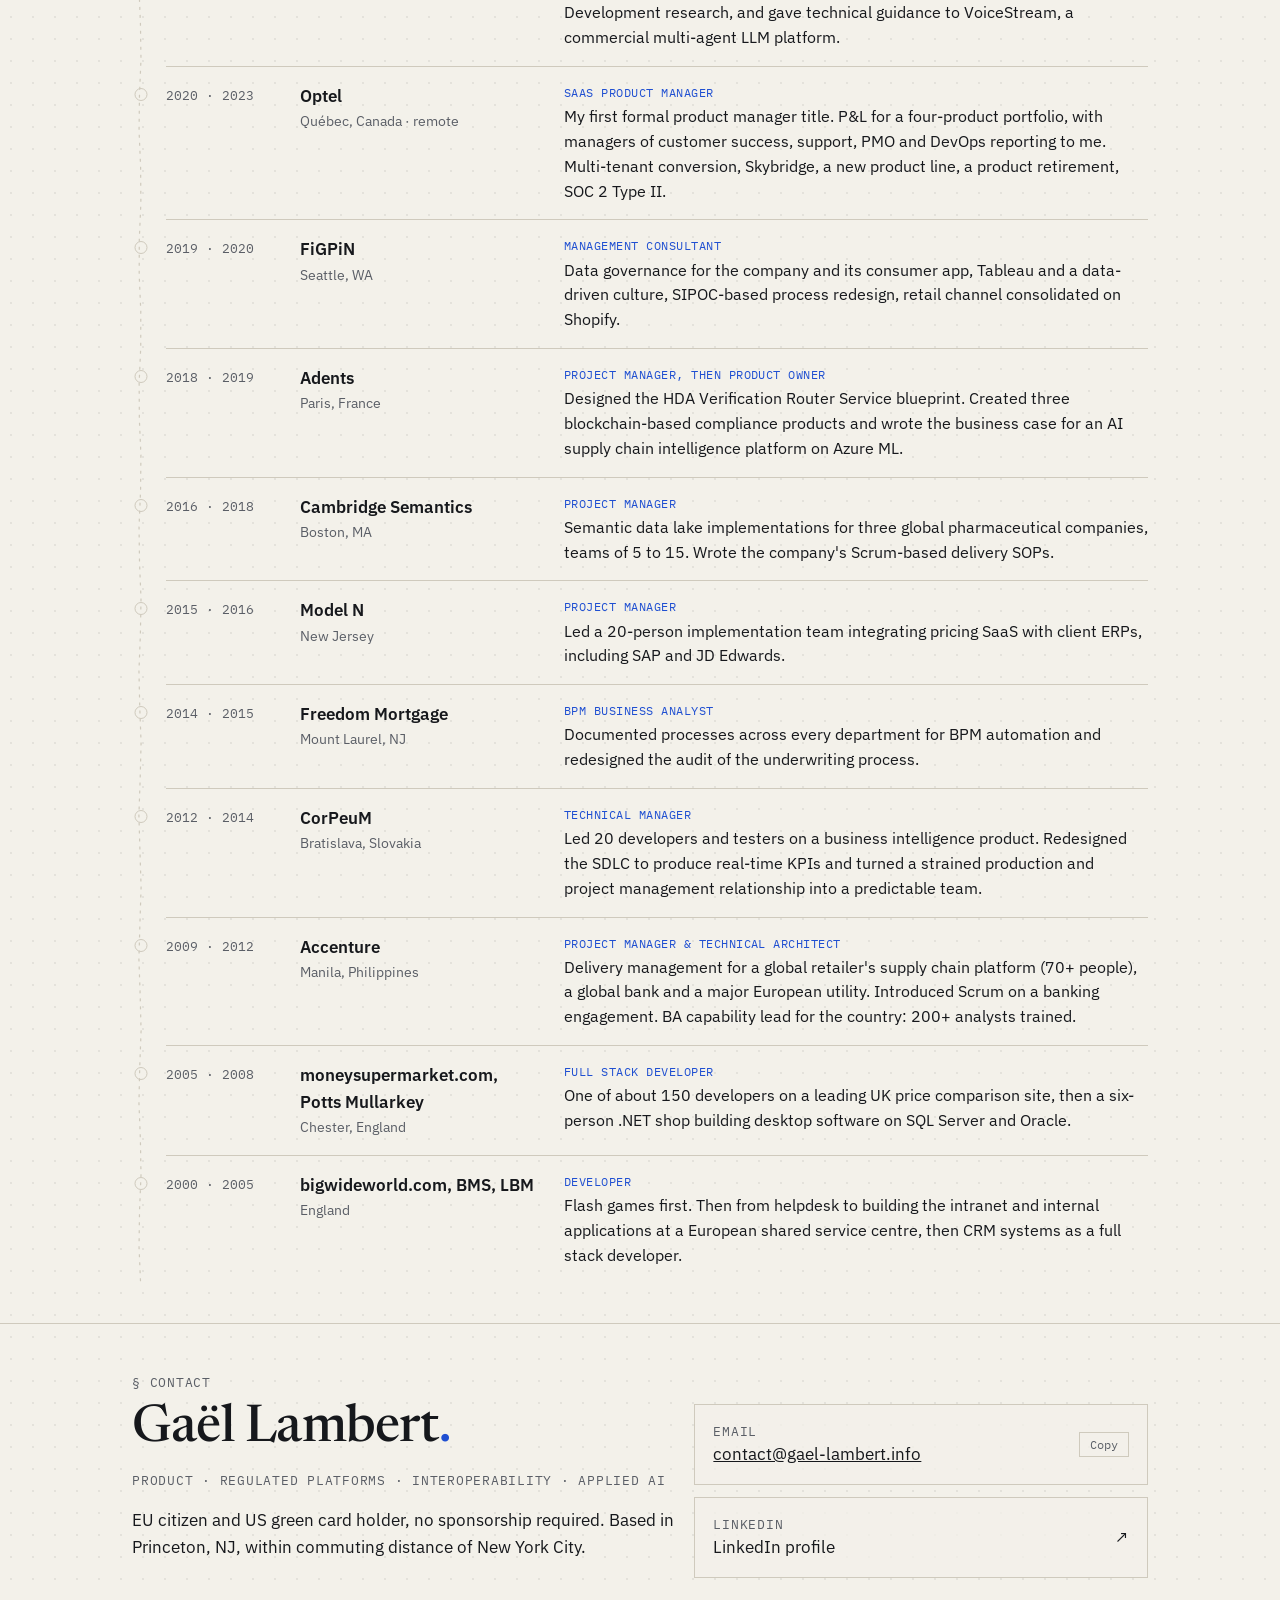
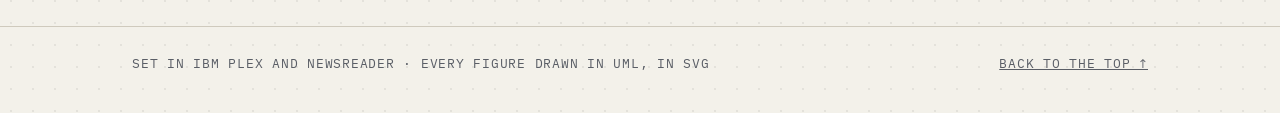
<file: journey/index.html>
<!doctype html>
<html lang="en">
<head>
<meta charset="utf-8">
<meta name="viewport" content="width=device-width, initial-scale=1">
<title>My journey · Gaël Lambert</title>
<meta name="description" content="Code solutions, then lead people, now shape products: 25+ years from software development to product leadership.">
<link rel="canonical" href="https://gael-lambert.info/journey/">
<meta property="og:type" content="website">
<meta property="og:title" content="My journey · Gaël Lambert">
<meta property="og:description" content="Code solutions, then lead people, now shape products: 25+ years from software development to product leadership.">
<meta property="og:url" content="https://gael-lambert.info/journey/">
<meta property="og:image" content="https://gael-lambert.info/assets/og.png">
<meta name="twitter:card" content="summary_large_image">
<script>try{var d=document.documentElement,t=localStorage.getItem("gl-theme"),i=localStorage.getItem("gl-ink");if(t)d.setAttribute("data-theme",t);if(i)d.setAttribute("data-ink",i);}catch(e){}</script>
<link rel="icon" href="../assets/favicon.svg" type="image/svg+xml">
<link rel="preconnect" href="https://fonts.googleapis.com">
<link rel="preconnect" href="https://fonts.gstatic.com" crossorigin>
<link href="https://fonts.googleapis.com/css2?family=Caveat:wght@500&family=IBM+Plex+Mono:wght@400;500&family=IBM+Plex+Sans:wght@400;500;600&family=Newsreader:ital,opsz,wght@0,6..72,500;1,6..72,500&display=swap" rel="stylesheet">
<link rel="stylesheet" href="../assets/style.css">
</head>
<body>
<header class="bar">
  <div class="wrap">
    <a class="brand" href="../index.html">gael-lambert<b>.info</b></a>
    <nav>
      <div class="navlinks"><a href="../index.html#work">Work</a><a href="../journey/index.html" class="active">Journey</a><a href="../credentials/index.html">Credentials</a><a href="#contact">Contact</a></div>
      <div class="inks" role="group" aria-label="Ink colour">
        <span class="mono ink-label">Ink</span>
        <button class="ink" data-ink="blueprint" title="Blueprint" aria-label="Blueprint ink"></button>
        <button class="ink" data-ink="redline" title="Redline" aria-label="Redline ink"></button>
        <button class="ink" data-ink="graphite" title="Graphite" aria-label="Graphite ink"></button>
        <button class="ink" data-ink="verdigris" title="Verdigris" aria-label="Verdigris ink"></button>
      </div>
      <button class="toggle" id="themeToggle" aria-label="Switch colour theme">
        <svg viewBox="0 0 24 24" fill="none" stroke="currentColor" stroke-width="1.6"><circle cx="12" cy="12" r="5"/><path d="M12 2v2M12 20v2M4.9 4.9l1.4 1.4M17.7 17.7l1.4 1.4M2 12h2M20 12h2M4.9 19.1l1.4-1.4M17.7 6.3l1.4-1.4"/></svg>
      </button>
    </nav>
  </div>
</header>
<main id="top">
<div class="wrap case-page"><div class="sec-head">
  <div class="mono">My journey</div>
  <h1 class="page-h1">Code solutions, then lead people, now shape products<span class="dot">...</span></h1>
  <p>Not a straight line, but a steady one.</p>
</div>
<div class="formative eras">
  <div class="form-card"><div class="mono">01 · 2000 – 2008</div><h4>Code solutions</h4><p>Flash games, CRM systems, a leading UK price comparison site, .NET desktop software. Close to a decade of production code in England.</p></div>
  <div class="form-card"><div class="mono">02 · 2009 – 2018</div><h4>Lead people</h4><p>Delivery and project management at Accenture, CorPeuM, Model N and Cambridge Semantics. Teams from 20 to 70+, on three continents.</p></div>
  <div class="form-card"><div class="mono">03 · 2018 – now</div><h4>Shape products</h4><p>Product owner, product manager, principal: Adents, Optel, LSPedia. An industry standard, a SaaS platform, a national system.</p></div>
  <div class="form-card"><div class="mono">04 · 2023 – now</div><h4>Research</h4><p>Princeton Digital Labs, pro bono: Ethical AI and Specification Driven Development.</p></div>
</div>
<figure class="map-fig" id="mapFig"><div class="fig-scroll"><svg class="worldmap" viewBox="0 0 960 480" role="img" aria-label="World map of Gaël Lambert's footprint: based in France, then England, the Philippines, Slovakia and the United States, with work reaching across the UK, China, Malaysia, Singapore, Germany, Russia, Spain, Argentina, France, Europe, the United States, Mexico, Canada, India, Ireland, Israel, Brazil, Bahrain and Colombia." xmlns:c2pa="http://c2pa.org/manifest"><metadata><c2pa:manifest>[base64]/[base64]/CLHDSsom9wAAACAY2JvcqVjYWxnZnNoYTI1NmNwYWRMAAAAAAAAAAAAAAAAZGhhc2hYIKOCOCznpbyYWA71wYy3sGJ9YB/[base64]/[base64]/3cyjxFA3Qo5S46fX0/ihY0VZ7mfb9KF703t5OjWDBWMA4GA1UdDwEB/wQEAwIHgDAVBgNVHSUEDjAMBgorBgEEAYPoXgIBMAwGA1UdEwEB/wQCMAAwHwYDVR0jBBgwFoAUzlHiBIFOZFsj+OPEz5o+nMHXXMIwCgYIKoZIzj0EAwMDZwAwZAIwMXMdFJ4BetLLVY7ORuE9noqbbAZOZn/aArXyTwFAZfKrPzxF2vPoJNf1+UCdg1XGAjBwX1zd9WGqYkqmL5SFqw1QySjr1zJfpJM9+1rdDwSPLMOPOjKuiXjoU/[base64]/YZCWXB2qrkwTuMAbGGzktDED31GTWMNq8=</c2pa:manifest></metadata><g class="land"><path class="c" d="M946,329L947,329L947,330L947,331L945,332L944,331L944,330L945,329ZM952,326L950,327L948,328L948,327L949,326L950,326L952,325L952,325L952,326ZM8,325L8,325L8,325L9,325L9,326L8,326L8,326L8,325Z"/><path class="c" d="M570,278L570,279L580,285L580,287L584,290L583,294L583,295L584,296L585,297L584,299L584,300L584,301L585,303L586,306L586,307L584,309L581,310L580,310L579,311L577,311L576,311L573,311L571,311L571,307L570,305L569,304L567,304L565,303L563,302L562,302L561,301L560,297L558,295L558,294L558,292L558,289L559,289L560,288L561,286L562,286L562,285L561,284L561,283L562,282L562,281L561,279L562,279L565,279Z"/><path class="c" d="M458,190L458,190L458,191L458,196L449,196L449,203L447,204L446,205L446,210L436,210L436,211L436,210L436,210L442,209L442,208L443,207L444,203L448,199L449,195L450,195L451,193L453,192L454,193L455,193L456,192L457,192L457,190Z"/><path class="c" d="M193,125L192,125L189,122L189,121L185,119L185,117L187,115L185,114L186,111L185,109L186,108L188,106L189,105L186,103L187,99L187,97L186,96L185,95L185,94L182,94L179,96L178,94L178,93L176,92L174,92L188,77L198,67L201,67L203,69L204,69L207,68L210,67L213,67L217,66L221,66L222,67L224,66L225,65L226,65L228,67L232,66L230,68L233,67L235,66L237,67L239,68L243,69L245,69L247,69L249,70L245,71L248,72L254,72L256,71L257,73L260,72L259,70L261,70L264,69L266,69L267,70L268,71L270,71L273,72L276,72L279,72L280,70L282,70L285,71L283,73L286,71L287,71L290,68L289,67L287,66L290,63L293,61L295,62L297,63L297,66L295,67L298,67L297,70L301,68L302,70L300,72L301,73L304,71L307,69L309,66L312,67L314,67L316,68L316,69L313,71L314,72L313,74L308,75L305,76L303,75L302,76L299,79L297,80L294,82L291,82L288,83L287,85L285,85L281,87L277,90L274,93L273,96L276,96L275,99L275,101L278,101L282,102L284,103L285,104L287,105L289,106L293,107L295,107L293,109L293,112L293,116L296,118L298,117L300,114L301,110L300,108L304,107L307,105L309,103L310,101L310,98L308,96L312,93L312,91L313,87L315,86L318,87L320,87L323,86L324,87L326,89L326,90L330,90L329,92L328,96L330,96L331,98L335,96L338,93L340,92L341,95L342,98L344,102L342,103L344,105L346,107L349,107L351,108L351,111L352,111L353,112L352,116L350,117L348,118L344,119L341,121L337,122L332,121L328,121L326,121L323,123L320,125L315,129L312,131L314,131L319,127L324,124L328,124L330,126L327,128L327,131L327,133L330,135L334,134L337,131L336,133L338,134L334,136L329,138L326,139L323,141L321,141L321,139L326,136L322,136L320,136L319,135L320,131L319,130L317,130L317,130L314,132L313,134L311,136L310,136L310,136L309,137L305,137L301,137L300,137L297,140L296,140L295,141L293,141L290,141L289,142L289,142L289,143L289,143L286,145L283,145L280,147L279,147L278,147L278,146L278,146L279,145L281,143L282,141L283,139L283,136L281,134L281,134L281,134L281,134L280,133L280,132L280,133L279,133L280,132L279,132L279,131L278,130L276,129L274,128L272,127L270,128L269,128L267,127L265,127L263,127L260,126L259,126L258,125L259,124L258,124L257,125L253,125L245,125L237,125L230,125L223,125L216,125L209,125L206,125L199,125ZM301,86L303,85L306,85L306,85L302,87L301,87ZM325,59L324,58L324,57L325,57L329,57L332,58L332,59L330,59L328,59L325,59ZM308,87L309,86L310,86L311,87L309,88L308,88L308,87ZM302,54L300,54L298,54L296,54L298,53L301,52L302,53ZM306,47L305,48L302,47L302,47L306,47L307,47ZM304,45L305,45L304,46L301,47L300,46L300,45L300,44L303,44ZM311,55L308,55L304,54L304,53L305,51L304,50L300,50L299,49L300,48L304,48L305,49L309,49L310,50L309,51L311,51L311,52L314,52L317,52L320,52L324,52L327,52L328,53L328,54L326,54L323,55L321,55L315,55ZM276,46L278,46L277,47L272,48L270,47L273,46ZM278,45L280,45L277,45L274,45L274,45L277,44ZM352,118L350,120L348,122L350,121L351,122L350,123L352,124L353,123L355,124L354,126L356,126L356,127L356,129L354,132L353,132L352,131L353,129L352,129L349,131L347,131L349,130L347,129L345,129L340,129L340,128L342,127L341,126L344,125L347,120L349,118L351,117L352,117ZM305,79L307,80L309,81L308,82L310,82L311,83L309,84L306,83L305,82L302,83L299,85L299,83L296,83L298,82L300,80L302,77L303,77L303,79L304,78ZM326,60L329,59L332,60L334,62L334,63L338,62L339,64L343,65L344,66L345,68L341,69L345,71L348,72L350,74L353,74L351,76L347,79L344,78L342,76L339,76L339,77L340,79L342,80L343,81L343,84L342,86L339,85L335,83L337,85L338,87L338,88L333,87L329,85L327,84L328,83L326,81L323,80L323,81L317,81L315,80L318,78L322,78L326,78L326,77L327,76L331,73L331,72L331,71L328,70L325,69L326,68L325,67L324,66L322,66L321,66L317,67L310,66L306,65L303,65L302,64L305,63L302,63L304,60L307,58L309,57L315,56L312,58L313,60L316,58L321,57L323,59L322,61ZM299,56L303,56L306,56L301,58L299,59L295,61L293,61L293,59L294,57L296,56ZM249,51L254,49L260,47L262,48L265,47L263,49L261,50L259,50L254,51L251,51ZM179,110L181,110L179,113L179,115L178,115L178,114L178,113L177,112L178,111L178,110ZM289,43L292,44L296,45L297,46L296,47L294,46L291,46L287,46L290,45L288,44ZM190,126L189,127L186,125L186,124L184,123L184,122L182,122L182,120L183,120L185,120L186,121L188,121L188,122L189,123L190,125ZM247,55L250,55L254,55L256,56L257,57L254,58L247,60L243,61L242,62L236,64L236,63L233,61L235,60L238,58L241,57L241,55ZM277,51L279,51L281,51L280,52L278,53L271,54L265,55L262,55L263,54L268,53L259,53L257,53L262,51L264,50L268,51L270,52L274,52L273,50L276,49L277,49L277,51ZM273,58L275,59L274,62L273,63L276,65L278,66L277,67L274,67L274,68L273,69L270,69L267,68L264,68L260,69L254,70L251,70L250,69L248,68L246,68L245,66L247,66L250,65L253,66L256,65L253,64L248,65L246,65L245,64L251,63L248,63L245,62L248,60L251,59L257,58L259,58L257,59L262,59L263,60L267,58L268,59L267,62L269,61L270,58L272,58ZM284,59L284,58L287,56L289,57L292,57L292,57L290,58L292,59L290,62L286,63L284,63L283,62L280,60L281,59ZM274,57L277,57L278,57L275,59L273,57ZM296,49L297,50L296,52L293,53L290,54L288,53L289,52L286,52L288,50L290,50L293,50L296,50ZM309,41L311,40L313,40L313,39L317,39L318,40L321,41L323,41L323,43L325,43L322,44L317,46L313,46L310,46L309,45L309,44L311,43L308,43L307,43L307,42ZM320,38L323,38L325,38L329,37L332,36L334,37L335,37L338,36L341,36L344,36L349,35L350,36L355,35L359,35L362,36L367,36L370,36L373,37L373,37L368,38L363,38L361,39L365,39L360,40L356,41L352,42L348,43L346,43L341,43L343,44L341,44L342,45L340,46L337,47L335,48L332,48L332,49L335,49L335,49L329,51L324,50L318,50L316,50L312,50L313,49L317,48L317,47L319,46L323,47L321,46L319,46L321,45L325,44L326,43L324,42L324,41L329,41L330,42L334,41L330,41L324,41L321,40L321,39L319,39ZM326,73L324,73L322,74L322,72L324,71L326,70L327,71L327,72ZM287,67L287,68L285,69L283,68L281,69L279,68L282,67L284,66L286,66L286,67ZM330,122L331,122L334,123L336,124L336,125L334,125L332,124ZM329,131L329,132L331,133L333,133L331,134L330,134L328,133L327,132Z"/><path class="c" d="M193,125L199,125L206,125L209,125L216,125L223,125L230,125L237,125L245,125L253,125L257,125L258,124L259,124L258,125L259,126L260,126L263,127L265,127L267,127L269,128L270,128L272,127L274,128L276,129L278,130L279,131L279,132L280,132L279,133L280,133L280,132L280,133L281,134L281,134L281,134L281,134L283,136L283,139L282,141L281,143L279,145L278,146L278,146L278,147L279,147L280,147L283,145L286,145L289,143L289,143L289,142L289,142L290,141L293,141L295,141L296,140L297,140L300,137L301,137L305,137L309,137L310,136L310,136L311,136L313,134L314,132L317,130L317,130L319,130L320,131L319,135L320,136L320,137L317,139L314,140L311,141L309,143L309,143L308,145L309,147L310,147L310,146L310,146L310,147L308,148L307,148L305,148L304,148L303,148L300,149L304,149L305,149L301,150L299,150L300,150L299,151L299,151L298,153L296,155L296,155L295,154L295,154L295,155L295,156L295,157L294,158L292,161L292,161L293,158L292,157L292,155L292,156L292,158L290,158L292,159L291,161L292,162L292,163L291,166L289,168L286,169L284,171L283,171L281,172L281,173L278,175L276,177L274,179L273,181L273,183L274,186L274,188L274,189L275,193L274,195L274,196L273,198L272,198L271,198L271,196L270,196L269,193L268,191L268,190L269,187L269,186L267,183L266,183L264,184L263,184L262,183L261,182L258,182L256,182L254,182L252,183L253,183L252,185L253,185L252,186L251,185L250,186L249,186L247,184L245,184L243,184L241,184L239,185L236,187L233,188L232,190L231,191L230,193L230,195L230,196L229,196L228,195L226,194L225,193L225,191L224,189L224,187L223,185L222,184L219,184L217,186L215,185L214,184L214,183L214,181L213,180L212,179L211,178L207,178L206,179L204,179L199,179L194,177L191,175L191,175L188,175L185,175L185,174L184,172L183,171L183,171L182,170L181,170L179,169L178,169L179,167L177,164L177,160L177,159L177,158L176,155L176,153L176,151L178,149L179,146L179,144L181,141L183,138L185,135L186,131L187,129L187,127L188,127L190,128L190,131L191,130L192,127ZM75,214L76,214L76,214L76,215L76,216L75,216L74,217L74,217L73,217L73,216L73,215L73,214L74,214L74,213L74,213L74,213ZM74,212L74,212L73,212L73,211L73,211L73,211L73,211L74,211ZM73,210L73,211L71,211L71,210ZM70,209L70,209L70,210L70,210L70,210L69,210L69,209L69,209ZM67,207L67,208L66,208L66,208L66,207L66,207ZM119,92L121,92L120,93L118,94L117,93L117,92ZM142,99L143,99L143,100L140,101L137,102L137,101L137,100L140,99ZM198,67L188,77L174,92L176,92L178,93L178,94L179,96L182,94L185,94L185,95L186,96L187,97L187,99L186,103L189,105L188,106L186,108L185,107L184,106L185,103L184,101L184,98L183,98L179,98L177,97L175,94L173,94L170,93L167,93L164,92L162,91L159,91L158,93L157,93L154,94L151,95L148,95L149,94L153,91L156,90L156,89L152,91L149,93L144,95L144,96L140,98L137,99L134,100L132,102L127,103L125,104L122,106L120,105L118,106L115,107L112,108L107,109L107,108L111,107L114,106L118,105L121,104L123,103L127,101L128,101L131,100L133,98L136,96L133,97L132,96L130,97L130,96L129,97L129,96L126,97L124,97L126,95L127,94L127,93L123,94L123,92L122,92L124,90L123,89L126,87L129,86L131,84L133,84L134,85L137,83L138,83L141,83L142,81L141,81L144,80L142,80L140,80L138,81L137,80L134,81L132,80L132,79L131,77L135,76L141,75L143,75L141,76L146,76L146,75L144,74L144,72L144,71L142,70L144,69L148,69L152,68L154,66L157,65L160,65L165,64L166,64L171,63L173,63L174,64L175,64L178,64L177,64L180,65L182,65L186,65L189,66L190,66L193,66L196,66ZM118,83L118,83L120,83L121,83L123,84L122,84L120,85L119,84L119,84L117,84L116,84Z"/><path class="c" d="M684,124L683,126L681,127L682,130L681,131L676,130L677,135L676,136L671,137L675,142L674,143L674,145L673,145L671,143L668,143L664,143L663,143L659,142L658,143L658,145L654,143L652,144L652,145L651,146L648,148L648,150L647,150L646,149L642,149L641,146L640,146L640,143L636,141L632,141L629,141L626,139L624,138L620,135L619,135L614,137L616,148L615,148L613,146L611,145L608,146L608,147L607,146L608,145L607,144L604,143L602,140L601,139L601,138L603,138L603,136L604,136L607,136L606,133L606,131L603,131L601,131L599,132L597,133L595,132L595,131L593,129L591,129L589,127L590,124L589,124L590,121L593,122L593,120L597,117L600,117L606,119L609,120L611,119L615,119L618,120L619,119L622,120L622,118L618,116L620,115L619,114L621,113L619,111L619,110L627,109L628,108L634,107L635,106L639,107L641,110L643,109L647,110L647,112L649,111L654,109L653,110L657,112L665,119L666,118L670,119L673,119L674,119L676,121L678,122L679,123L682,122Z"/><path class="c" d="M616,148L614,137L619,135L620,135L624,138L626,139L629,141L632,141L636,141L640,143L640,146L641,146L642,149L646,149L647,150L648,150L648,148L651,146L652,145L653,146L651,148L653,149L655,148L658,150L656,152L654,151L653,151L652,151L652,149L649,150L649,152L648,154L646,153L646,155L648,156L649,158L648,161L646,160L645,160L644,158L641,157L638,156L636,154L633,152L631,149L630,148L627,148L626,148L625,145L622,144L620,146L618,147L619,148Z"/><path class="c" d="M854,283L859,286L863,287L865,289L867,290L867,292L871,294L872,296L869,296L870,298L872,300L873,303L875,303L875,305L876,305L876,306L878,307L878,308L876,308L876,307L873,307L871,307L869,305L868,303L866,300L863,299L861,300L859,301L859,303L857,304L856,304L853,303L854,293ZM885,287L886,288L886,289L885,290L885,288L884,287L883,286L882,285L880,284L880,283L882,284L883,285L884,285ZM881,293L879,294L878,295L877,295L875,294L873,293L873,292L876,293L877,292L878,291L878,291L878,292L880,292L881,291L882,290L882,288L883,288L884,289L884,290L883,292L881,292ZM890,292L891,293L892,294L893,296L893,296L892,297L891,295L890,294L890,291L890,291Z"/><path class="c" d="M854,283L854,293L853,303L851,301L848,300L847,301L844,301L845,299L847,298L847,295L846,292L841,289L838,289L835,286L834,288L833,288L832,287L832,286L830,284L833,283L835,283L835,282L831,282L830,280L828,280L826,278L830,278L831,277L836,278L836,279L837,284L839,286L842,283L845,281L847,281L849,282L851,283ZM810,303L811,303L811,304L809,307L806,307L806,307L806,306L808,304ZM835,297L835,294L836,293L836,292L837,293L837,295ZM793,263L791,265L793,268L793,270L796,273L793,273L792,275L792,278L789,280L789,283L788,288L788,287L785,288L784,286L782,286L780,285L777,286L776,285L775,285L772,284L772,280L771,279L770,277L769,274L769,271L771,269L771,271L773,273L775,272L777,273L778,271L780,271L782,272L784,271L785,267L786,266L787,262L790,262ZM823,284L826,285L827,287L825,286L823,286L821,286L819,286L820,284ZM817,287L815,286L814,285L817,285L818,286ZM819,269L820,270L821,271L822,272L821,275L820,274L820,276L821,278L820,278L819,276L818,272L819,270ZM806,273L809,273L812,270L812,271L810,274L808,275L806,274L801,274L799,275L799,277L801,280L802,278L807,277L807,279L806,278L805,280L802,281L805,285L804,286L807,290L806,292L805,293L804,292L805,289L803,290L802,289L803,288L801,286L801,283L799,284L799,288L799,292L797,293L796,292L797,289L797,286L796,286L795,284L796,282L797,280L798,275L799,274L801,271L803,272ZM798,307L794,305L797,304L798,305L799,306L799,307ZM801,302L803,301L805,300L805,302L801,303L797,302L797,301L799,301ZM793,301L795,301L795,302L792,303L790,303L789,303L790,301L791,301L792,300ZM767,295L768,296L773,297L773,295L778,297L779,299L783,299L786,301L783,302L780,301L778,301L775,301L773,300L770,299L768,299L767,299L762,298L761,297L759,296L761,294L764,294L766,295ZM757,279L757,281L758,283L760,283L762,285L761,289L760,293L757,293L755,291L752,288L751,287L749,284L748,282L746,277L743,275L743,272L742,270L739,268L738,265L736,264L733,260L733,259L734,259L738,259L741,262L743,264L744,266L747,269L750,269L752,271L754,274L756,275L755,278L756,279Z"/><path class="c" d="M323,437L324,438L326,440L330,442L333,443L333,444L331,444L329,443L328,443L325,443ZM334,369L333,371L333,374L334,377L333,378L333,380L334,382L337,384L337,386L339,388L339,389L338,393L334,395L329,395L327,395L328,397L328,399L328,401L327,402L325,402L322,401L321,402L322,405L324,406L325,405L326,407L324,407L323,409L323,412L323,414L321,414L320,416L320,418L322,420L325,421L325,423L323,425L322,429L320,430L320,431L322,434L324,436L323,436L320,435L315,435L313,433L313,431L311,431L310,430L309,427L310,426L310,424L309,422L310,420L309,416L309,414L310,413L309,412L308,412L308,410L307,409L305,406L306,405L305,401L304,398L304,395L306,394L304,391L303,388L305,386L304,384L305,381L305,378L304,377L302,372L303,369L302,366L302,363L303,360L305,358L304,357L304,356L304,351L306,349L307,346L306,345L308,343L312,343L313,346L314,343L317,343L317,344L323,349L325,349L328,352L331,353L332,354L330,359L333,360L335,360L337,360L339,357L340,355L341,354L342,356L342,358L341,360L339,361L336,364Z"/><path class="c" d="M323,437L325,443L328,443L329,443L329,444L327,445L326,445L325,445L323,444L320,444L317,442L314,441L309,437L311,438L315,440L319,441L319,440L320,438L321,436ZM298,329L299,332L300,334L302,335L301,338L303,342L304,346L306,345L307,346L306,349L304,351L304,356L304,357L305,358L303,360L302,363L302,366L303,369L302,372L304,377L305,378L305,381L304,384L305,386L303,388L304,391L306,394L304,395L304,398L305,401L306,405L305,406L307,409L308,410L308,412L309,412L310,413L309,414L309,416L310,420L309,422L310,424L310,426L309,427L310,430L311,431L313,431L313,433L315,435L320,435L323,436L321,436L320,436L318,437L319,440L318,440L315,439L312,437L308,436L307,434L307,432L305,430L303,425L303,422L305,420L301,419L302,416L301,411L304,412L304,406L302,405L302,409L301,409L300,404L300,399L300,396L299,393L298,390L299,390L299,385L300,380L300,375L298,371L299,368L298,364L299,361L298,355L298,348L298,341L297,336L296,332L297,331Z"/><path class="c" d="M558,289L558,292L558,294L558,295L560,297L561,301L560,301L557,301L556,302L555,304L556,305L555,309L555,312L556,312L557,313L558,313L558,316L556,316L555,314L554,313L552,313L552,311L550,312L548,312L547,310L545,310L544,310L544,309L543,309L542,309L540,309L539,309L538,309L539,306L538,305L538,303L538,301L538,300L538,298L534,298L535,297L533,297L533,297L531,297L531,299L530,300L529,300L528,300L526,300L525,299L525,298L524,296L523,293L515,293L515,294L514,294L513,294L512,293L513,293L513,292L513,291L514,290L515,290L516,289L518,289L518,290L519,291L520,289L522,287L522,286L522,284L524,281L525,279L527,278L527,277L527,276L527,275L527,273L527,270L528,268L529,267L529,265L529,263L530,261L532,260L534,261L536,262L537,262L539,263L540,261L541,261L542,261L545,260L546,260L547,260L547,260L548,259L550,260L552,260L553,259L554,262L555,262L556,262L557,262L559,261L559,263L562,265L562,268L563,269L562,270L561,271L560,272L559,274L559,276L559,277L559,280L558,280L558,282L557,282L557,284L558,286Z"/><path class="c" d="M590,281L589,278L589,267L591,263L592,262L593,262L596,260L599,260L606,251L608,248L609,246L609,245L609,242L609,240L609,240L610,240L611,240L613,240L614,238L615,238L615,239L615,241L615,243L614,244L614,247L612,251L611,255L609,259L607,262L604,267L601,269L597,272L594,275L592,278L591,280Z"/><path class="c" d="M584,290L580,287L580,285L570,279L570,278L570,275L571,274L572,272L573,270L572,266L571,265L570,262L572,261L574,259L575,259L575,261L576,262L578,262L581,264L582,264L583,264L583,265L585,265L586,264L588,262L589,263L591,263L589,267L589,278L590,281L588,282L588,283L587,283L586,285L586,287L585,289Z"/><path class="c" d="M545,250L543,249L542,248L542,247L542,246L542,244L541,243L540,241L540,240L539,240L539,238L539,237L538,237L538,236L539,234L538,233L539,232L539,231L539,229L540,227L543,227L542,215L542,214L545,214L545,208L555,208L565,208L576,208L577,211L576,211L577,214L578,218L579,219L580,220L579,222L577,222L576,223L576,225L575,230L576,231L575,234L574,237L573,238L572,241L572,242L570,243L570,246L570,249L570,246L569,246L569,245L569,244L568,242L567,240L568,238L566,238L566,238L565,239L565,240L566,241L564,243L563,245L561,246L559,244L558,244L558,245L557,246L557,247L554,247L554,246L552,246L551,246L550,246L549,244L548,243L546,244L546,245L545,248L544,249L543,249Z"/><path class="c" d="M542,215L543,227L540,227L539,229L539,231L539,232L538,233L539,234L538,236L538,237L539,237L539,238L539,240L540,240L540,241L539,242L537,243L536,246L533,248L530,248L530,248L530,249L529,250L528,251L524,252L524,252L523,252L523,252L520,253L521,252L520,250L520,248L518,248L517,246L517,245L519,245L519,245L521,245L519,242L519,240L519,238L518,236L518,234L517,234L517,232L516,231L517,227L520,224L520,220L521,214L521,213L520,212L520,211L519,210L518,205L521,203L532,209Z"/><path class="c" d="M293,215L293,216L293,218L292,218L293,219L293,220L291,219L290,220L288,219L287,220L285,219L286,218L288,218L290,219L291,218L290,217L290,215L289,215L289,214L291,214Z"/><path class="c" d="M293,220L293,219L292,218L293,218L293,216L293,215L294,214L296,214L297,215L298,215L298,216L299,216L299,217L300,217L302,218L301,219L299,219L298,219L297,219L297,219L296,220L295,219L294,219L293,221L293,221Z"/><path class="c" d="M646,40L649,39L654,40L660,42L662,44L658,45L653,44L649,43L646,42L643,41ZM666,43L672,45L673,46L663,47L664,44L665,43ZM741,51L746,51L754,52L755,54L748,54L745,54L740,53L739,51ZM761,53L766,53L765,54L762,54L757,53L757,52ZM751,57L751,56L753,56L757,57L758,58L755,58L751,58ZM560,41L563,40L566,40L567,41L567,40L569,40L572,40L571,41L569,41L567,41L567,42L565,42L563,41L564,41ZM531,109L527,109L524,109L525,108L528,107L530,107L531,108L531,108ZM583,57L587,54L586,53L589,52L595,50L601,50L603,49L607,49L609,50L608,50L602,52L597,53L592,55L590,58L588,60L590,62L594,64L593,64L586,64L586,63L582,62L581,61L583,60L582,59L585,57ZM805,111L808,114L810,117L813,120L818,125L814,124L816,128L820,131L821,133L818,132L818,134L816,131L815,129L812,125L811,123L809,119L805,116L803,112L804,111L802,109L803,109ZM117,69L117,69L119,71L122,73L119,75L120,76L122,74L127,74L128,77L125,78L121,78L118,81L117,81L115,81L114,80L112,79L113,78L112,78L109,78L109,77L110,76L107,77L107,78L104,79L104,79L117,69ZM856,79L856,79L855,80L852,80L855,82L859,84L861,85L862,86L863,87L858,86L854,88L853,88L851,90L850,92L851,93L845,91L842,94L840,93L839,94L836,93L837,95L837,98L838,99L841,100L844,104L842,104L844,106L846,108L843,109L845,112L842,113L844,116L842,119L840,117L836,113L829,106L827,102L827,100L826,99L829,98L830,95L831,92L833,90L830,86L828,86L829,88L827,91L822,88L817,89L816,94L819,95L815,96L812,96L810,94L806,94L805,95L798,95L791,96L789,101L785,108L789,108L791,110L794,111L794,109L797,110L802,113L804,115L805,118L807,122L809,127L808,131L808,133L807,136L806,140L805,142L803,144L801,144L799,142L797,144L797,145L797,145L796,145L796,143L797,143L795,140L793,137L795,136L798,136L798,134L797,130L797,129L797,126L793,127L792,129L789,128L786,126L782,124L777,123L775,120L773,118L771,117L768,114L765,113L761,112L758,112L756,112L755,114L756,114L757,116L757,117L756,120L757,121L755,123L752,122L749,122L747,121L746,121L743,123L740,124L739,124L735,124L733,124L731,123L728,121L726,121L723,121L721,122L717,120L716,118L712,117L710,117L707,116L706,119L708,121L707,123L703,122L700,122L698,120L696,120L693,120L691,121L687,123L685,124L684,124L682,122L679,123L678,122L676,121L674,119L673,119L670,119L666,118L665,119L657,112L653,110L654,109L649,111L647,112L647,110L643,109L641,110L639,107L635,106L634,107L628,108L627,109L619,110L619,111L621,113L619,114L620,115L618,116L622,118L622,120L619,119L618,120L615,119L611,119L609,120L606,119L600,117L597,117L593,120L593,122L590,121L589,124L590,124L589,127L591,129L593,129L595,131L595,132L597,133L596,134L594,135L592,138L595,141L595,143L598,147L597,148L596,149L595,148L593,147L593,146L591,146L590,145L588,144L586,144L586,144L582,142L579,142L577,141L576,142L573,139L570,138L568,136L569,136L571,133L569,132L573,131L572,130L570,131L570,129L571,128L574,128L574,127L573,126L574,124L573,123L570,122L568,122L567,121L565,121L562,120L562,120L561,118L559,118L559,117L559,117L557,115L555,115L554,115L554,116L553,116L552,114L551,113L552,113L554,113L554,112L554,111L552,111L552,110L551,110L549,108L550,107L549,106L547,105L546,105L545,105L543,104L542,102L542,101L540,100L541,99L540,97L541,95L541,94L543,93L541,92L545,88L546,86L547,85L543,83L544,81L542,79L543,77L540,74L541,72L538,70L538,68L539,68L542,67L544,66L548,68L554,68L562,71L564,73L565,74L563,76L559,77L550,75L548,75L552,77L553,78L553,81L556,82L558,82L558,81L556,80L558,79L563,81L565,80L563,78L567,75L569,75L571,76L572,75L569,73L570,71L568,70L574,71L576,72L573,72L574,74L575,75L578,74L578,72L582,71L588,69L590,69L589,71L591,71L592,70L596,70L599,69L602,71L603,69L600,67L601,66L607,67L611,68L619,71L620,70L617,68L617,68L614,67L614,66L612,64L612,63L614,61L615,59L616,58L621,59L622,60L622,62L623,63L625,65L626,69L629,70L629,72L627,76L630,76L630,75L632,74L632,73L633,72L631,70L631,69L629,68L628,67L628,64L624,62L627,61L625,59L626,59L628,60L629,63L631,63L629,61L632,60L636,60L640,62L637,59L635,57L638,56L643,56L647,56L645,55L646,53L648,53L651,52L655,52L655,51L660,51L662,51L665,50L669,50L668,49L669,48L673,47L677,48L675,48L679,49L681,50L682,49L687,49L693,51L695,51L696,53L694,53L691,55L690,55L693,56L696,56L697,56L700,58L700,57L703,57L709,57L711,58L719,58L718,57L722,57L725,57L730,58L732,60L732,61L736,63L740,64L740,61L744,62L747,62L751,63L752,62L756,62L752,60L753,59L773,60L776,62L783,64L791,63L795,64L798,65L800,67L803,67L805,67L809,67L813,67L817,67L823,69L824,69L821,67L820,66L828,66L832,66L839,68L843,69L856,79ZM837,64L835,64L833,63L835,62L837,64ZM125,62L125,62L125,62L126,62L127,62L129,63L129,63L126,64L123,64L123,64L125,62ZM560,134L560,133L562,134L563,134L563,135L563,135L563,135L565,136L567,135L567,137L564,137L561,139L560,138L560,137L557,136L558,135L560,134Z"/><path class="c" d="M277,193L279,193L280,193L280,194L277,194ZM281,192L282,194L282,196L281,195L282,194L281,193ZM279,198L279,198L280,201L280,202L279,202L279,201L278,200Z"/><path class="c" d="M339,434L342,433L344,433L345,432L347,434L347,435L344,435L342,434L341,436Z"/><path class="c" d="M507,43L508,42L510,42L513,43L519,44L515,45L514,47L513,47L512,49L510,49L506,48L507,47L504,46L500,44L499,43L504,42L505,43ZM542,67L539,68L538,68L538,67L535,66L532,66L532,68L530,70L528,69L525,69L523,68L522,68L520,68L520,70L516,70L516,71L514,71L513,73L511,76L508,80L509,81L509,82L506,82L505,84L506,88L507,89L507,93L505,95L504,96L503,94L498,98L496,98L492,97L492,94L491,88L493,86L498,83L502,81L506,77L510,72L513,70L518,66L523,65L526,66L529,63L532,63L536,63L542,65L540,66ZM529,42L527,43L522,43L516,43L516,42L513,42L511,41L516,41L519,41L521,40L525,41ZM526,47L522,48L518,47L519,47L518,46L522,45L523,46Z"/><path class="c" d="M399,37L406,35L412,35L414,35L420,35L434,35L444,36L441,37L434,37L424,37L425,38L431,37L436,38L440,38L441,38L439,39L444,39L452,38L458,38L458,39L451,41L450,41L444,42L448,42L446,43L444,45L444,47L446,49L443,49L439,50L443,51L443,53L441,53L443,55L439,55L441,56L440,57L437,58L434,58L437,59L436,60L433,59L432,60L434,61L436,62L437,64L433,65L432,64L430,62L430,64L427,65L433,66L435,66L430,68L424,70L418,71L415,71L413,72L410,75L405,77L403,77L400,77L397,78L395,80L394,82L393,83L389,86L389,88L388,90L386,93L383,93L380,91L376,91L374,89L374,86L371,83L370,81L371,79L369,76L370,74L369,73L373,70L376,69L377,68L378,66L376,67L374,68L372,68L370,67L371,65L372,64L374,64L378,65L375,63L374,62L372,62L370,62L373,59L373,59L372,57L371,54L369,53L369,52L365,51L361,51L356,51L351,51L349,50L347,49L352,48L356,48L349,47L345,46L346,45L354,44L361,43L362,42L358,42L360,41L368,39L370,39L370,38L375,38L380,37L386,37L387,38L393,37L396,38L399,38L402,38L398,37Z"/><path class="c" d="M810,303L811,302L813,301L815,301L816,301L817,301L816,302L813,303L811,304L811,303Z"/><path class="c" d="M522,363L523,362L524,363L524,364L525,364L527,365L528,365L531,363L531,352L532,352L533,355L533,357L534,358L535,358L537,356L538,355L539,354L540,353L541,354L542,354L544,355L546,354L546,353L547,351L548,351L549,350L550,348L553,346L556,343L557,343L559,344L560,344L561,344L562,348L562,350L562,354L562,355L561,354L560,355L560,356L559,357L559,358L560,359L562,359L562,358L564,358L563,360L563,363L562,364L560,366L560,366L559,368L558,369L556,371L553,375L551,376L549,378L546,379L545,379L545,380L543,380L542,380L539,380L538,380L537,380L534,381L532,381L530,383L529,383L528,382L527,382L526,380L526,381L526,380L526,378L525,376L526,375L526,373L525,370L523,367L523,367ZM554,365L553,364L552,364L550,365L549,367L550,370L551,370L552,369L553,368L554,367L555,366Z"/><path class="c" d="M554,365L555,366L554,367L553,368L552,369L551,370L550,370L549,367L550,365L552,364L553,364Z"/><path class="c" d="M185,175L188,175L191,175L191,175L194,177L199,179L204,179L206,179L207,178L211,178L212,179L213,180L214,181L214,183L214,184L215,185L217,186L219,184L222,184L223,185L224,187L224,189L225,191L225,193L226,194L228,195L229,196L230,196L229,198L228,201L227,205L226,206L227,208L227,210L227,212L229,214L229,216L230,218L232,218L233,220L236,219L238,218L240,218L241,217L243,216L244,214L245,212L245,211L247,210L250,209L252,209L254,209L254,210L254,211L253,213L252,215L252,216L251,217L251,219L250,218L249,219L249,219L248,220L247,220L247,220L247,221L244,221L242,221L242,222L241,222L241,223L242,224L243,225L243,225L243,226L239,226L238,229L238,229L238,230L238,231L235,227L234,226L232,226L230,226L228,227L227,227L225,226L223,226L221,224L219,224L216,223L214,221L214,220L212,220L210,219L209,218L206,216L205,214L205,213L206,212L206,211L206,211L207,210L206,208L206,207L205,205L204,202L202,200L201,198L199,197L199,196L200,194L198,193L197,192L197,190L196,189L195,188L194,186L194,185L193,183L193,181L194,179L192,178L191,178L190,177L189,179L189,180L189,183L189,184L191,186L191,187L191,187L191,188L192,188L192,190L192,191L192,192L194,193L194,196L194,198L195,199L194,201L196,201L196,202L197,204L197,204L196,205L195,205L195,203L194,202L192,200L191,199L191,197L191,195L190,194L189,193L189,193L188,193L187,192L186,190L186,190L187,190L188,189L189,187L187,185L186,184L186,182L185,180L185,178Z"/><path class="c" d="M334,369L335,368L338,371L339,370L342,372L344,374L346,376L345,378L346,379L345,381L343,383L341,383L339,383L337,382L335,382L333,380L333,378L334,377L333,374L333,371Z"/><path class="c" d="M346,379L345,378L346,376L344,374L342,372L339,370L338,371L335,368L334,369L336,364L339,361L341,360L342,358L342,356L341,354L340,355L340,353L340,351L340,349L339,349L338,349L337,349L336,348L336,345L335,344L334,343L333,344L330,343L329,339L329,337L329,337L329,335L329,334L330,331L329,329L327,329L327,327L327,326L322,325L321,322L322,322L322,320L321,320L321,318L319,317L318,317L316,316L315,315L314,314L311,314L307,311L308,309L307,308L307,305L304,306L303,307L300,308L300,309L298,309L296,309L295,310L294,309L294,305L292,306L289,306L288,305L286,304L287,303L285,301L284,299L285,298L285,297L286,296L286,294L287,293L287,292L290,290L292,289L292,288L295,289L296,280L296,279L295,277L294,276L294,274L296,273L296,274L296,272L295,272L295,270L300,270L301,269L302,270L302,272L303,272L304,273L306,273L307,272L309,271L310,271L310,270L312,269L312,268L309,268L309,266L309,264L308,263L309,263L311,263L313,264L313,263L315,263L318,261L319,260L319,259L320,259L321,260L321,261L322,262L322,263L321,264L321,267L322,269L322,270L323,271L325,272L325,271L326,271L327,270L328,269L329,270L330,270L331,270L332,269L331,269L331,268L333,268L334,268L335,268L336,269L337,268L338,268L338,269L340,269L341,268L341,265L343,263L344,263L345,264L346,270L347,270L347,272L345,275L346,276L351,276L351,279L353,277L356,278L361,280L362,282L362,284L365,283L370,284L374,284L378,287L381,290L383,291L386,291L387,292L388,296L388,298L387,303L386,305L382,309L381,313L379,315L378,316L378,318L378,324L378,328L377,330L377,332L376,336L374,340L374,343L372,344L371,346L369,346L365,347L363,349L360,350L357,352L355,355L355,357L356,359L356,362L355,364L354,365L352,371L350,373L348,375L347,378Z"/><path class="c" d="M296,309L298,309L300,309L300,308L303,307L304,306L307,305L307,308L308,309L307,311L311,314L314,314L315,315L316,316L318,317L319,317L321,318L321,320L322,320L322,322L321,322L322,325L327,326L327,327L327,329L329,329L330,331L329,334L329,335L329,337L329,337L328,337L326,335L323,335L319,336L318,339L318,340L317,344L317,343L314,343L313,346L312,343L308,343L306,345L304,346L303,342L301,338L302,335L300,334L299,332L298,329L299,326L298,324L298,323L298,321L299,320L299,317L299,315L299,314Z"/><path class="c" d="M295,289L292,288L292,289L290,290L287,292L287,293L286,294L286,296L285,297L285,298L284,299L285,301L287,303L286,304L288,305L289,306L292,306L294,305L294,309L295,310L296,309L299,314L299,315L299,317L299,320L298,321L298,323L298,324L299,326L298,329L297,331L296,332L293,330L293,329L287,326L282,322L280,320L279,318L279,317L277,313L274,307L271,301L270,300L269,298L267,296L265,294L266,293L264,290L265,288L267,286L267,287L267,288L267,289L268,289L269,289L270,291L271,289L272,287L273,285L277,283L280,280L280,278L280,276L281,276L282,277L283,278L285,279L286,283L288,283L290,282L291,283L292,282L294,284L292,287L293,287Z"/><path class="c" d="M303,272L302,272L302,270L301,269L300,270L295,270L295,272L296,272L296,274L296,273L294,274L294,276L295,277L296,279L296,280L295,289L293,287L292,287L294,284L292,282L291,283L290,282L288,283L286,283L285,279L283,278L282,277L281,276L280,276L279,275L278,274L277,275L275,274L274,273L273,273L271,271L270,270L271,270L271,268L272,267L273,267L274,265L275,264L274,263L275,261L275,258L275,257L275,255L274,253L274,252L275,252L276,251L275,249L275,249L277,249L279,247L280,246L280,245L281,243L282,241L284,241L284,241L286,241L288,239L290,239L291,237L292,237L292,238L292,239L290,240L289,241L288,242L287,243L287,246L286,247L288,248L288,249L288,250L289,251L288,252L288,253L289,253L289,254L293,254L294,254L296,257L297,256L299,257L301,256L302,257L301,258L300,259L300,262L301,264L301,265L301,265L300,267L301,267L302,269Z"/><path class="c" d="M275,249L275,249L276,251L275,252L274,252L274,253L273,252L272,251L273,250L273,250L272,249L271,248L270,248L269,249L268,250L267,250L267,251L268,252L267,253L267,253L266,253L265,251L265,252L264,252L264,251L263,250L262,250L261,250L261,251L260,250L261,250L261,249L261,248L261,248L261,248L261,246L262,246L263,247L263,248L264,248L264,248L265,248L266,248L267,247L269,247L270,246L271,246L271,246L273,246L274,247L274,248Z"/><path class="c" d="M262,246L261,246L261,248L261,248L261,248L261,249L261,250L260,250L259,249L259,249L259,248L259,248L258,247L257,246L256,246L256,245L256,244L256,245L255,246L255,245L254,245L253,244L253,243L254,242L253,242L254,241L254,241L256,242L257,241L257,242L258,242L259,242L259,242L260,243L261,245Z"/><path class="c" d="M259,242L259,242L258,242L257,242L257,241L256,242L254,241L254,241L253,240L252,239L251,238L250,237L249,236L249,235L250,236L250,236L251,235L251,235L252,235L252,233L252,233L253,233L254,232L254,233L255,233L255,232L256,231L256,231L256,231L257,230L257,230L258,230L258,230L259,230L259,230L260,230L261,229L262,229L261,230L261,230L261,231L261,232L260,234L260,235L260,236L260,237L260,238L259,239L259,240L259,240L259,241Z"/><path class="c" d="M262,229L261,229L260,230L259,230L259,230L258,230L258,230L257,230L257,230L256,231L256,231L256,231L255,232L255,233L254,233L254,232L253,233L252,233L252,233L252,235L251,235L251,235L250,236L250,235L249,234L249,233L249,233L248,233L247,233L247,232L246,232L246,231L245,231L246,230L246,230L246,229L247,228L249,227L249,227L249,227L250,227L250,227L251,227L252,227L253,227L254,227L254,226L255,226L256,227L257,227L257,226L258,227L259,227L259,227L260,228L261,228Z"/><path class="c" d="M245,231L246,231L246,232L247,232L247,233L248,233L249,233L249,233L249,234L249,235L247,235L246,235L245,234L244,234L243,233L243,233L244,232L245,232L245,231Z"/><path class="c" d="M238,231L238,230L238,229L238,229L239,226L243,226L243,225L243,225L242,224L241,223L241,222L242,222L242,221L244,221L247,221L247,223L246,227L247,227L248,227L248,227L249,227L247,228L246,229L246,230L246,230L245,231L245,231L245,232L244,232L243,233L243,233L242,233L240,233L239,232Z"/><path class="c" d="M247,221L247,220L247,220L248,220L249,219L249,219L249,219L250,219L250,220L249,221L249,222L249,223L249,223L248,225L248,225L247,226L247,227L246,227L247,223Z"/><path class="c" d="M319,259L319,260L318,261L315,263L313,263L313,264L311,263L309,263L308,263L309,264L309,266L309,268L312,268L312,269L310,270L310,271L309,271L307,272L306,273L304,273L303,272L302,269L301,267L300,267L301,265L301,265L301,264L300,262L300,259L301,258L302,257L301,256L299,257L297,256L296,257L294,254L293,254L289,254L289,253L288,253L288,252L289,251L288,250L288,249L288,248L286,247L287,246L287,243L288,242L289,241L290,240L292,239L292,240L290,240L291,242L291,243L290,245L290,248L292,247L292,245L292,244L292,242L295,240L295,239L296,238L296,240L298,240L300,242L300,243L302,243L305,243L307,244L309,244L310,244L310,243L313,243L317,243L314,243L315,245L317,245L319,247L320,249L321,249L322,250L320,252L319,253L320,254L320,254L318,255L318,256L317,257Z"/><path class="c" d="M330,270L329,270L328,269L327,270L326,271L325,271L325,272L323,271L322,270L322,269L321,267L321,264L322,263L322,262L321,261L321,260L320,259L319,259L317,257L318,256L318,255L320,254L320,254L319,253L320,252L322,250L324,251L325,253L325,254L326,255L328,256L329,257L328,260L326,261L327,261L326,263L327,265L328,265L328,267Z"/><path class="c" d="M335,268L334,268L333,268L331,268L331,269L332,269L331,270L330,270L328,267L328,265L327,265L326,263L327,261L326,261L328,260L329,257L332,258L332,257L334,257L337,258L336,260L336,262L337,264L336,266L336,267Z"/><path class="c" d="M343,263L341,265L341,268L340,269L338,269L338,268L337,268L336,269L335,268L336,267L336,266L337,264L336,262L336,260L337,258L338,258L340,259L343,261ZM494,123L496,124L499,125L498,127L498,129L497,130L496,129L496,130L494,132L494,133L495,133L496,134L496,135L497,136L496,137L497,139L498,140L498,141L496,143L491,142L487,143L487,145L484,145L482,144L481,144L476,143L475,142L477,140L477,134L475,131L473,129L469,128L469,126L472,125L476,126L475,123L478,124L483,122L484,119L486,118L486,120L487,120L488,121L490,122L491,122L493,123L494,124ZM501,144L503,143L503,146L502,148L501,147L501,145Z"/><path class="c" d="M280,276L280,278L280,280L277,283L273,285L272,287L271,289L270,291L269,289L268,289L267,289L267,288L267,287L267,286L268,284L268,282L267,284L265,282L266,281L265,279L266,278L267,276L268,274L267,273L269,272L271,271L273,273L274,273L275,274L277,275L278,274L279,275Z"/><path class="c" d="M307,218L308,219L309,219L308,220L306,220L304,220L304,219L305,218Z"/><path class="c" d="M277,219L279,219L280,220L281,220L279,220L278,221L277,221L275,219L276,219L277,218Z"/><path class="c" d="M267,204L269,204L271,204L274,205L275,206L277,206L278,207L280,209L281,210L282,210L284,211L283,212L285,212L287,213L287,214L285,214L283,214L281,214L277,214L279,213L278,212L277,212L276,211L276,209L274,209L272,208L271,208L268,207L267,207L268,206L266,206L264,207L262,207L262,208L261,208L260,208L261,207L262,206L263,205L264,205L266,204Z"/><path class="c" d="M561,344L560,344L559,344L557,343L556,343L555,342L553,342L552,340L552,338L551,338L548,335L547,333L547,332L546,330L549,330L550,331L551,331L552,329L555,326L556,326L556,325L557,324L559,323L560,324L562,324L563,325L563,326L565,326L566,327L566,331L565,333L565,335L565,336L565,338L565,338L564,340Z"/><path class="c" d="M556,343L553,346L550,348L549,350L548,351L547,351L546,353L546,354L544,355L542,354L541,354L540,353L539,354L538,355L537,356L535,358L534,358L533,357L533,355L532,352L531,352L532,343L534,343L535,332L537,331L541,330L542,332L543,330L544,330L546,330L546,330L547,332L547,333L548,335L551,338L552,338L552,340L553,342L555,342Z"/><path class="c" d="M531,352L531,363L528,365L527,365L525,364L524,364L524,363L523,362L522,363L520,361L519,359L519,356L518,354L517,349L517,345L517,343L516,342L515,340L513,336L513,334L511,331L511,329L512,328L514,328L515,328L517,329L517,329L528,329L530,330L536,331L541,329L543,329L545,329L546,329L546,330L544,330L543,330L542,332L541,330L537,331L535,332L534,343L532,343Z"/><path class="c" d="M436,234L435,231L434,230L435,230L436,227L437,226L438,225L439,225L440,224L442,224L443,225L445,226L446,228L448,230L448,232L449,234L450,235L450,236L450,237L449,237L448,237L448,237L447,238L445,237L444,237L439,237L438,237L437,237L436,237L436,235L438,235L439,235L439,235L440,234L441,235L442,235L444,234L443,233L442,234L441,234L440,233L439,233L439,234Z"/><path class="c" d="M450,237L450,236L450,235L449,234L448,232L448,230L449,230L449,228L450,228L452,229L454,228L455,229L455,228L465,228L466,226L466,225L464,212L463,199L467,199L476,205L485,212L485,213L487,214L488,215L488,217L491,217L491,224L490,226L490,228L487,228L484,228L483,229L481,230L479,230L479,229L477,229L475,231L474,232L472,233L472,234L471,234L469,234L469,235L468,237L466,239L466,240L466,242L466,244L465,244L464,244L464,243L463,243L462,243L462,244L460,244L459,244L459,244L458,243L458,242L458,242L457,242L457,241L458,240L457,239L457,238L456,238L455,238L455,238L454,238L453,239L452,239L451,238L451,238L450,238L450,238Z"/><path class="c" d="M436,211L436,210L446,210L446,205L447,204L449,203L449,196L458,196L458,191L467,199L463,199L464,212L466,225L466,226L465,228L455,228L455,229L454,228L452,229L450,228L449,228L449,230L448,230L446,228L445,226L443,225L442,224L440,224L439,225L438,225L437,226L437,224L437,223L438,220L438,217L437,215L438,214L437,212Z"/><path class="c" d="M487,256L485,257L484,254L484,247L484,247L484,245L483,244L482,243L482,242L483,241L484,240L485,240L486,239L487,238L488,238L490,240L489,241L490,242L490,244L490,245L489,246L488,247L487,249L487,251Z"/><path class="c" d="M518,205L519,210L520,211L520,212L521,213L521,214L520,220L520,224L517,227L516,231L517,232L517,234L518,234L518,236L517,236L517,237L517,237L515,234L514,234L512,235L510,234L509,234L508,235L507,235L505,236L504,236L501,234L499,235L498,235L497,234L494,233L491,233L491,234L490,236L490,237L490,240L488,238L487,238L486,239L486,237L483,236L483,234L481,232L481,231L481,230L483,229L484,228L487,228L490,228L490,226L491,224L491,217L495,215L502,209L511,203L515,205L517,206Z"/><path class="c" d="M487,256L487,251L487,249L488,247L489,246L490,245L490,244L490,242L489,241L490,240L490,237L490,236L491,234L491,233L494,233L497,234L498,235L499,235L501,234L504,236L505,236L507,235L508,235L509,234L510,234L512,235L514,234L515,234L517,237L517,237L518,238L518,239L518,240L516,242L515,244L515,246L514,246L514,249L512,250L512,251L511,253L511,254L509,255L508,254L507,254L505,256L504,256L503,259L503,261L500,262L499,262L498,262L496,262L494,260L493,258L491,256L489,256Z"/><path class="c" d="M518,236L519,238L519,240L519,242L521,245L519,245L519,245L517,245L517,246L518,248L520,248L520,250L521,252L520,253L519,256L519,256L518,259L519,260L518,261L520,262L520,264L521,265L522,266L522,268L522,268L522,270L520,269L518,269L515,268L514,268L513,269L511,268L510,268L506,268L506,266L505,264L504,263L503,262L503,262L503,261L503,259L504,256L505,256L507,254L508,254L509,255L511,254L511,253L512,251L512,250L514,249L514,246L515,246L515,244L516,242L518,240L518,239L518,238L517,237L517,236Z"/><path class="c" d="M482,242L482,243L483,244L484,245L484,247L484,247L484,254L485,257L483,257L482,256L482,254L481,253L482,250L481,249L481,246L481,244L480,243L480,242Z"/><path class="c" d="M480,242L480,243L481,244L481,246L481,249L482,250L481,253L482,254L482,256L483,257L479,259L477,260L475,261L472,260L473,259L471,256L472,253L473,250L473,246L472,243L472,242L477,242L478,242L479,241Z"/><path class="c" d="M459,244L459,244L460,244L462,244L462,243L463,243L464,243L464,244L465,244L466,244L467,244L467,245L469,246L469,245L471,245L473,246L473,250L472,253L471,256L473,259L472,260L471,260L469,260L468,260L465,260L463,261L460,262L460,262L460,259L460,259L460,258L459,257L458,256L457,256L458,254L458,253L458,252L458,252L458,250L458,250L458,249L459,249L459,247L458,245L458,244Z"/><path class="c" d="M444,237L445,237L447,238L448,237L448,237L449,237L450,237L450,238L450,238L451,238L451,238L452,239L453,239L454,238L455,238L455,238L456,238L457,238L457,239L458,240L457,241L457,242L458,242L458,242L458,243L459,244L458,244L458,245L459,247L459,249L458,249L458,250L458,250L458,252L458,252L457,252L456,253L456,253L455,252L455,251L454,249L454,250L453,250L452,250L452,249L452,248L452,247L451,246L451,245L449,245L448,245L447,245L447,246L446,247L445,248L444,246L443,245L442,245L441,244L441,243L441,242L440,242L441,240L442,240L443,240L443,240L444,239L444,238L444,238Z"/><path class="c" d="M436,237L437,237L438,237L439,237L444,237L444,238L444,238L444,239L443,240L443,240L442,240L441,240L440,242L439,240L438,240L437,239L437,239L436,238Z"/><path class="c" d="M458,252L458,253L458,254L457,256L458,256L459,257L460,258L460,259L460,259L460,262L459,262L456,261L454,258L451,257L450,255L450,254L450,253L452,251L453,250L454,250L454,249L455,251L455,252L456,253L456,253L457,252Z"/><path class="c" d="M445,248L446,247L447,246L447,245L448,245L449,245L451,245L451,246L452,247L452,248L452,249L452,250L453,250L452,251L450,253L450,254L450,255L449,254L447,253L446,251L445,250Z"/><path class="c" d="M466,244L466,242L466,240L466,239L468,237L469,235L469,234L471,234L472,234L472,233L474,232L475,231L477,229L479,229L479,230L481,230L481,231L481,232L483,234L483,236L486,237L486,239L485,240L484,240L483,241L482,242L480,242L479,241L478,242L477,242L472,242L472,243L473,246L471,245L469,245L469,246L467,245L467,244Z"/><path class="c" d="M553,259L552,260L550,260L548,259L547,260L547,260L546,260L545,260L542,261L541,261L540,261L539,263L537,262L536,262L534,261L532,260L530,261L529,263L529,265L527,264L525,264L524,266L522,268L522,268L522,266L521,265L520,264L520,262L518,261L519,260L518,259L519,256L519,256L520,253L523,252L523,252L524,252L524,252L528,251L529,250L530,249L530,248L530,248L533,248L536,246L537,243L539,242L540,241L541,243L542,244L542,246L542,247L542,248L543,249L545,250L546,251L547,252L548,254L549,255L550,257L552,258Z"/><path class="c" d="M529,265L529,267L528,268L527,270L527,273L527,275L527,276L527,277L527,278L525,279L524,281L522,284L522,286L522,287L520,289L519,291L518,290L518,289L516,289L515,290L514,290L513,289L513,290L512,291L509,288L511,286L510,284L511,283L513,283L513,281L515,283L517,283L518,282L518,280L518,277L517,275L518,272L517,271L515,271L515,270L515,268L518,269L520,269L522,270L522,268L524,266L525,264L527,264Z"/><path class="c" d="M510,268L511,268L513,269L514,268L515,268L515,270L515,271L517,271L518,272L517,275L518,277L518,280L518,282L517,283L515,283L513,281L513,283L511,283L510,284L511,286L509,288L507,285L505,282L503,279L503,278L504,277L505,275L505,272L506,272L510,272Z"/><path class="c" d="M506,268L510,268L510,272L506,272L505,272L505,272Z"/><path class="c" d="M561,301L562,302L563,302L565,303L567,304L568,305L568,308L568,309L567,311L568,314L567,315L566,318L567,318L559,321L559,323L557,324L556,325L556,326L555,326L552,329L551,331L550,331L549,330L546,330L546,330L546,329L545,329L543,329L541,329L539,327L537,325L538,315L543,315L543,314L543,313L543,311L543,310L543,309L544,309L544,310L545,310L547,310L548,312L550,312L552,311L552,313L554,313L555,314L556,316L558,316L558,313L557,313L556,312L555,312L555,309L556,305L555,304L556,302L557,301L560,301Z"/><path class="c" d="M567,304L569,304L570,305L571,307L571,311L570,313L571,317L572,317L573,318L574,320L574,324L573,325L572,327L570,325L570,323L571,322L571,320L570,320L569,320L567,318L566,318L567,315L568,314L567,311L568,309L568,308L568,305Z"/><path class="c" d="M571,311L573,311L576,311L577,311L579,311L580,310L581,310L584,309L586,307L587,308L587,312L587,314L587,319L587,321L586,323L585,325L583,327L581,328L578,329L575,333L574,333L572,336L571,336L570,338L571,341L572,343L572,344L572,343L572,346L571,348L572,348L572,350L570,351L568,352L565,353L564,355L564,356L565,356L564,358L562,358L562,356L562,355L562,354L562,350L562,348L561,344L564,340L565,338L565,338L565,336L565,335L565,333L566,331L566,327L565,326L563,326L563,325L562,324L560,324L559,323L559,321L567,318L569,320L570,320L571,320L571,322L570,323L570,325L572,327L573,325L574,324L574,320L573,318L572,317L571,317L570,313Z"/><path class="c" d="M562,358L562,359L560,359L559,358L559,357L560,356L560,355L561,354L562,355L562,356Z"/><path class="c" d="M514,290L513,291L513,292L513,293L512,293L512,291L513,290L513,289ZM513,294L514,294L515,294L515,293L523,293L524,296L525,298L525,299L526,300L528,300L529,300L530,300L531,299L531,297L533,297L533,297L535,297L534,298L538,298L538,300L538,301L538,303L538,305L539,306L538,309L539,309L540,309L542,309L543,309L543,310L543,311L543,313L543,314L543,315L538,315L537,325L539,327L541,329L536,331L530,330L528,329L517,329L517,329L515,328L514,328L512,328L511,329L510,327L511,324L512,321L512,320L513,317L514,316L515,314L516,312L516,310L516,308L515,307L515,305L514,304L514,303L515,302L514,299L514,297L512,295Z"/><path class="c" d="M561,283L561,284L562,285L562,286L561,286L560,288L559,289L558,289L558,286L557,284L559,284L559,283Z"/><path class="c" d="M570,175L570,176L569,175L568,177L569,178L568,178L568,179L570,178L570,180L569,185L569,184L567,179L567,178L567,178L568,177L568,174L568,173L568,173L569,173L569,173L570,173L570,174L570,175Z"/><path class="c" d="M570,173L569,173L569,173L568,173L569,171L570,169L570,169L571,169L572,170L570,171Z"/><path class="c" d="M611,314L611,315L612,317L612,321L613,322L612,324L612,325L611,323L610,324L611,326L610,327L610,328L609,331L608,334L606,338L604,344L603,349L601,352L599,353L597,354L595,353L593,352L593,351L593,348L592,346L592,343L593,341L594,341L594,339L596,337L596,335L595,334L595,332L595,329L596,327L597,325L598,325L599,325L600,324L601,324L603,322L605,320L606,319L606,317L607,318L609,316L609,314L610,312Z"/><path class="c" d="M570,178L568,179L568,178L569,178L568,177L569,175L570,176L570,177Z"/><path class="c" d="M436,234L439,234L439,233L440,233L441,234L442,234L443,233L444,234L442,235L441,235L440,234L439,235L439,235L438,235L436,235Z"/><path class="c" d="M504,182L503,176L501,175L501,175L499,173L499,170L500,169L501,166L500,163L501,162L504,160L505,161L505,162L507,161L508,162L506,163L506,165L507,165L507,168L505,170L506,171L507,171L508,173L509,173L509,176L508,177L507,178L505,179L505,180L505,181Z"/><path class="c" d="M458,191L458,190L458,190L458,187L462,184L465,184L467,183L468,181L471,180L471,178L472,178L473,177L477,176L477,175L477,174L476,171L476,169L475,167L477,165L480,165L481,164L484,163L488,162L492,162L493,162L496,161L498,161L499,162L501,162L500,163L501,166L500,169L499,170L499,173L501,175L501,175L503,176L504,182L505,185L505,186L505,189L505,190L505,192L505,194L504,195L506,197L506,199L507,200L508,200L510,201L511,203L502,209L495,215L491,217L488,217L488,215L487,214L485,213L485,212L476,205L467,199Z"/><path class="c" d="M570,176L570,175L573,176L577,173L579,176L578,177L574,178L576,181L576,182L575,183L573,183L573,185L572,185L569,185L569,185L570,180L570,178L570,177Z"/><path class="c" d="M613,201L614,201L614,201L616,201L618,201L619,201L621,199L623,197L624,195L625,196L625,199L624,199L624,201L625,201L623,202L624,203L623,204L623,206L623,206L615,205L613,202Z"/><path class="c" d="M611,199L611,197L611,195L612,195L613,196L613,198L612,200L612,200Z"/><path class="c" d="M602,183L603,184L602,185L604,187L602,188L601,186L599,186L600,183Z"/><path class="c" d="M579,176L577,173L583,169L583,166L583,163L584,163L585,161L586,160L589,161L590,161L591,161L593,165L595,165L595,167L594,168L594,171L596,174L599,175L601,178L601,180L602,180L602,182L603,183L602,183L600,183L599,186L594,186L586,179L582,177Z"/><path class="c" d="M623,206L623,204L624,203L623,202L625,201L624,201L624,199L625,199L627,201L628,202L630,202L632,203L633,205L634,206L635,206L635,207L634,209L634,209L633,210L632,213L631,212L631,213L630,215L631,217L631,217L629,217L628,218L628,220L627,220L626,220L625,221L625,222L623,223L622,223L620,224L619,224L618,222L616,217L623,214L624,208ZM625,196L624,195L625,194L625,194L625,196Z"/><path class="c" d="M919,324L920,326L919,326L918,325ZM918,324L917,323L918,320L919,321L919,324L918,323Z"/><path class="c" d="M750,238L749,234L751,232L754,231L757,232L759,233L760,231L762,232L763,234L763,238L759,240L760,242L758,242L756,243L753,243L752,241Z"/><path class="c" d="M757,232L754,231L751,232L749,234L750,238L748,237L746,237L746,234L743,234L744,238L743,242L742,245L742,247L744,247L745,250L746,253L748,254L749,255L751,256L750,258L748,258L748,256L746,255L745,256L744,254L743,253L742,251L741,250L740,251L740,250L740,248L740,245L741,242L743,239L741,236L741,235L741,233L739,230L738,229L739,228L739,226L738,224L736,221L734,219L735,218L736,215L738,215L739,213L741,213L742,214L742,215L744,216L744,219L744,222L747,220L748,220L749,220L750,219L752,219L754,222L755,225L757,228L757,230Z"/><path class="c" d="M762,232L760,231L759,233L757,232L757,230L757,228L755,225L754,222L752,219L750,219L749,220L748,220L747,220L744,222L744,219L744,216L742,215L742,214L741,213L741,211L743,209L743,210L745,210L743,207L745,206L747,209L748,212L752,212L753,214L752,215L751,216L754,218L757,222L759,224L761,227L762,229Z"/><path class="c" d="M741,213L739,213L738,215L736,215L735,218L734,219L736,221L738,224L739,226L739,228L738,229L739,230L741,233L741,235L741,236L743,239L741,242L740,245L740,243L741,240L739,238L739,235L738,234L737,230L736,226L734,223L733,225L730,227L729,227L727,226L727,222L726,219L724,216L724,215L722,214L720,212L720,209L721,210L720,208L722,207L721,206L721,205L721,201L723,202L724,199L724,198L724,195L724,194L727,191L729,192L728,190L729,190L729,188L730,188L731,190L733,191L733,193L734,196L732,198L732,202L735,201L736,204L738,205L737,207L739,209L741,209L742,208L743,209L741,211Z"/><path class="c" d="M756,243L758,242L760,242L759,240L763,238L763,234L762,232L762,229L761,227L759,224L757,222L754,218L751,216L752,215L753,214L752,212L748,212L747,209L745,206L746,206L748,206L751,205L752,204L754,205L756,205L756,207L758,208L761,209L758,212L756,215L756,217L758,220L761,224L764,226L766,228L768,234L768,240L766,242L763,244L761,246L758,249L757,247L758,245Z"/><path class="c" d="M797,145L797,145L797,145ZM796,145L797,145L796,145L795,146L795,147L796,149L795,150L795,151L795,152L793,152L793,153L793,154L793,155L794,155L796,156L796,157L795,157L793,158L793,159L792,159L792,159L790,158L790,159L790,159L789,159L789,158L788,158L788,157L788,156L788,156L788,154L787,154L786,153L784,152L785,150L787,149L788,147L790,148L792,148L791,146L794,145L794,143Z"/><path class="c" d="M792,159L792,159L793,159L793,158L795,157L796,157L796,156L800,160L801,162L803,166L802,167L800,168L799,169L797,169L796,168L795,165L793,162L795,162Z"/><path class="c" d="M685,124L687,123L691,121L693,120L696,120L698,120L700,122L703,122L707,123L708,121L706,119L707,116L710,117L712,117L716,118L717,120L721,122L723,121L726,121L728,121L731,123L733,124L735,124L739,124L740,124L743,123L746,121L747,121L749,122L752,122L752,124L751,127L753,129L754,128L756,129L758,128L760,129L763,131L764,132L762,131L758,132L757,133L756,135L753,136L752,137L749,137L747,137L747,139L748,140L749,141L748,142L747,143L744,144L741,145L737,146L735,147L734,146L731,146L726,144L724,144L721,144L716,144L713,144L711,142L709,139L707,139L704,137L700,137L697,136L696,135L695,131L693,129L689,128L686,126Z"/><path class="c" d="M729,188L729,190L728,190L729,192L727,191L724,194L724,195L724,198L724,199L723,202L721,201L721,205L721,206L722,207L720,208L718,203L717,203L717,205L716,203L716,201L717,201L718,199L716,198L714,198L711,198L711,195L710,195L707,194L707,196L709,198L708,199L707,200L709,201L709,203L710,205L711,208L711,209L709,209L706,209L706,212L705,213L702,216L699,219L698,221L695,223L695,225L694,225L692,226L691,227L690,229L691,233L691,235L691,238L691,244L690,244L688,246L689,247L687,248L686,250L685,251L683,248L681,244L680,241L679,239L677,236L676,232L676,230L673,226L671,220L670,216L670,213L669,210L665,212L663,211L659,207L660,206L660,205L656,203L658,200L663,200L662,198L661,196L660,194L658,192L660,189L663,189L666,186L667,183L669,180L668,178L670,176L667,174L666,172L665,170L666,168L670,169L672,169L674,166L678,170L678,172L679,174L680,175L678,175L679,178L682,180L686,182L685,184L684,187L687,188L690,189L693,191L697,192L699,193L701,193L704,194L706,194L706,193L705,191L705,190L707,189L707,191L708,192L710,193L712,193L714,193L716,193L716,191L714,190L716,190L718,187L721,185L723,186L725,185L726,187L726,188Z"/><path class="c" d="M720,208L721,210L720,209L720,212L719,210L719,209L718,207L717,205L714,205L715,207L714,208L713,208L713,208L712,208L711,208L710,205L709,203L709,201L707,200L708,199L709,198L707,196L707,194L710,195L711,195L711,198L714,198L716,198L718,199L717,201L716,201L716,203L717,205L717,203L718,203Z"/><path class="c" d="M714,190L716,191L716,193L714,193L712,193L710,193L708,192L707,191L709,189L710,188L712,189L713,189Z"/><path class="c" d="M705,190L705,191L706,193L706,194L704,194L701,193L699,193L697,192L693,191L690,189L687,188L684,187L685,184L686,182L687,182L689,183L692,185L694,185L695,187L697,187L699,189L702,189Z"/><path class="c" d="M674,166L672,169L670,169L666,168L665,170L666,172L667,174L670,176L668,178L669,180L667,183L666,186L663,189L660,189L658,192L660,194L661,196L662,198L663,200L658,200L656,203L654,202L653,200L651,197L646,198L642,198L638,198L639,195L642,193L642,192L641,191L640,188L638,187L636,185L635,184L639,185L642,185L643,185L644,184L646,185L649,183L648,181L649,179L651,179L651,178L653,178L654,178L655,177L655,175L655,173L657,173L655,171L658,171L658,170L658,168L659,167L658,166L657,164L658,163L661,162L664,162L665,161L666,161L668,162L670,165Z"/><path class="c" d="M645,160L646,160L648,161L649,161L650,160L651,161L652,160L653,160L654,159L654,158L654,157L656,158L656,158L657,159L657,161L658,162L659,162L660,161L661,160L663,160L666,160L666,161L665,161L664,162L661,162L658,163L657,164L658,166L659,167L658,168L658,170L658,171L655,171L657,173L655,173L655,175L655,177L654,178L653,178L651,178L651,179L649,179L648,181L649,183L646,185L644,184L643,185L642,185L639,185L635,184L637,181L636,179L634,178L634,176L632,174L633,172L632,172L632,169L633,166L635,167L637,166L637,165L639,164L640,164L640,161L642,160L643,159L644,160Z"/><path class="c" d="M648,161L649,158L648,156L646,155L646,153L648,154L649,152L649,150L652,149L652,151L653,151L654,151L653,152L650,152L650,154L653,153L656,154L661,154L662,157L663,156L665,157L665,158L666,160L663,160L661,160L660,161L659,162L658,162L657,161L657,159L656,158L656,158L654,157L654,158L654,159L653,160L652,160L651,161L650,160L649,161Z"/><path class="c" d="M652,145L652,144L654,143L658,145L658,143L659,142L663,143L664,143L668,143L671,143L673,145L674,145L674,146L671,147L670,149L667,149L667,151L664,150L663,151L661,152L661,153L661,154L656,154L653,153L650,154L650,152L653,152L654,151L656,152L658,150L655,148L653,149L651,148L653,146Z"/><path class="c" d="M608,147L608,146L611,145L613,146L615,148L616,148L619,148L618,147L620,146L622,144L625,145L626,148L627,148L630,148L631,149L633,152L636,154L638,156L641,157L644,158L645,160L644,160L643,159L642,160L640,161L640,164L639,164L637,165L637,166L635,167L633,166L632,163L630,163L627,160L625,160L622,158L620,158L619,159L617,158L616,160L614,161L613,159L613,155L610,154L611,152L609,152L609,149L611,150L613,149L611,147L610,146L608,146L609,149Z"/><path class="c" d="M603,183L602,182L602,180L601,180L601,178L599,175L596,174L594,171L594,168L595,167L595,165L593,165L591,161L589,158L590,157L588,154L590,153L590,154L592,156L594,156L594,156L597,154L598,153L599,154L598,156L600,157L601,157L602,160L604,160L606,162L610,162L613,161L614,161L616,160L617,158L619,159L620,158L622,158L625,160L627,160L630,163L632,163L633,166L632,169L632,172L633,172L632,174L634,176L634,178L636,179L637,181L635,184L636,185L638,187L640,188L641,191L642,192L642,193L639,195L638,198L633,197L631,197L628,196L626,192L625,192L623,192L620,194L617,193L614,190L612,190L610,187L607,183L606,183L604,182Z"/><path class="c" d="M570,175L570,175L570,174L570,173L570,171L572,170L571,169L570,169L570,166L570,165L571,164L571,164L571,162L572,163L575,162L576,162L578,162L581,161L582,161L585,161L584,163L583,163L583,166L583,169L577,173L573,176Z"/><path class="c" d="M594,156L594,156L592,154L592,154L591,154L590,153L590,153L589,152L587,151L587,150L586,149L589,148L590,149L591,150L591,150L592,151L592,152L593,153L594,154Z"/><path class="c" d="M504,96L505,95L507,93L507,89L506,88L505,84L506,82L509,82L509,81L508,80L511,76L513,73L514,71L516,71L516,70L520,70L520,68L522,68L524,70L528,71L529,75L529,77L526,77L524,79L525,81L522,83L518,85L517,89L519,91L521,93L519,96L517,97L517,101L516,104L513,104L512,106L509,106L508,103L506,100Z"/><path class="c" d="M543,104L545,105L546,105L547,105L549,106L550,107L549,108L551,110L552,110L552,111L554,111L554,112L554,113L552,113L551,113L552,114L553,116L551,116L550,117L550,118L550,118L547,118L547,117L546,118L545,117L543,117L541,116L538,116L536,116L535,117L534,117L534,116L533,115L534,114L534,113L534,112L533,110L535,110L538,109L538,108L540,107L539,105L541,105Z"/><path class="c" d="M553,116L554,116L554,115L555,115L557,115L559,117L559,117L559,118L561,118L562,120L562,120L565,121L567,121L568,122L570,122L573,123L574,124L573,126L574,127L574,128L571,128L570,129L570,131L569,131L567,132L565,132L563,133L563,135L563,135L563,134L562,134L560,133L560,134L559,134L555,133L555,132L553,132L552,134L551,136L550,136L548,136L547,135L548,135L548,134L549,133L548,133L549,132L549,133L551,133L551,133L551,132L551,132L550,131L549,130L549,129L549,128L547,128L546,127L545,126L543,127L543,127L542,127L541,128L539,128L539,129L537,128L536,128L534,128L533,128L533,127L532,127L532,125L533,125L533,125L533,123L534,121L535,121L536,120L534,117L535,117L536,116L538,116L541,116L543,117L545,117L546,118L547,117L547,118L550,118L550,118L550,117L551,116Z"/><path class="c" d="M533,110L534,112L534,113L534,114L533,115L534,116L534,117L536,120L535,121L534,121L533,123L533,125L533,125L530,123L529,124L528,124L526,124L525,123L524,124L524,123L523,122L521,122L521,121L519,120L519,121L518,121L518,120L516,120L515,119L514,117L514,116L513,114L512,113L513,112L512,111L514,110L517,109L520,108L522,108L522,109L524,109L527,109L531,109L533,109Z"/><path class="c" d="M520,127L520,129L519,129L519,129L518,131L518,132L516,132L515,133L513,132L509,132L509,131L506,131L506,132L505,131L504,131L502,131L503,130L503,129L503,129L505,130L505,129L507,129L509,129L510,129L511,129L511,129L510,127L511,127L512,125L514,126L515,125L516,125L518,126L519,126L520,126L520,126Z"/><path class="c" d="M532,127L533,127L533,128L532,129L531,131L530,133L528,134L527,133L525,134L524,135L522,134L520,133L519,132L519,131L518,131L519,129L519,129L520,129L520,127L521,128L522,129L524,128L524,128L525,128L526,127L526,127L528,127L528,126L529,126L531,127Z"/><path class="c" d="M543,127L543,127L545,126L546,127L547,128L549,128L549,129L549,130L550,131L551,132L551,132L551,133L551,133L549,133L549,132L548,133L549,133L548,134L548,135L547,135L547,134L547,133L547,131L545,130L544,128L543,127Z"/><path class="c" d="M547,135L548,136L550,136L551,136L551,137L550,137L549,137L549,141L547,141L545,139L543,140L542,141L538,141L536,140L535,140L534,139L534,139L534,138L534,138L533,138L532,138L531,136L530,136L529,135L528,134L530,133L531,131L532,129L533,128L534,128L536,128L537,128L539,129L539,128L541,128L542,127L543,127L543,127L544,128L545,130L547,131L547,133L547,134Z"/><path class="c" d="M539,105L540,107L538,108L538,109L535,110L533,110L533,109L531,109L531,108L531,108L530,107L528,107L527,104L530,103L533,104L535,103L536,104L537,104Z"/><path class="c" d="M540,100L542,101L542,102L543,104L541,105L539,105L537,104L536,104L535,103L533,104L530,103L527,104L527,102L528,100L530,99L532,101L534,101L534,99L536,99L537,99L539,100Z"/><path class="c" d="M541,94L541,95L540,97L541,99L540,100L539,100L537,99L536,99L534,99L534,98L533,98L531,97L531,95L534,94L536,94L539,95Z"/><path class="c" d="M512,111L513,112L512,113L513,114L514,116L514,117L515,119L514,119L513,119L513,119L511,120L510,120L508,121L509,122L509,123L510,124L512,125L511,127L510,127L511,129L511,129L510,129L509,129L507,129L505,129L505,130L503,129L503,129L500,128L500,129L498,129L498,127L499,125L496,124L494,123L495,122L494,122L494,120L494,116L495,116L496,115L496,113L496,112L496,111L498,111L498,112L500,110L499,109L499,107L501,108L502,107L502,108L505,109L505,110L507,110L508,109L511,110Z"/><path class="c" d="M534,139L535,140L536,140L538,141L542,141L543,140L545,139L547,141L549,141L548,142L547,144L548,146L546,146L543,147L544,148L541,148L540,147L538,148L536,148L536,146L534,145L535,145L534,144L535,143L535,142L534,141L534,140Z"/><path class="c" d="M546,167L545,168L542,168L542,167L539,167L539,165L540,166L542,166L544,166L544,167ZM536,148L538,148L540,147L541,148L544,148L543,147L545,147L544,149L544,150L542,150L541,149L538,150L540,152L539,152L537,152L536,151L535,151L536,153L537,155L536,155L538,157L539,158L539,159L537,159L538,160L536,160L538,163L536,163L534,162L533,159L532,157L531,156L530,154L529,153L530,152L531,151L531,150L531,150L533,149L534,149L535,149L535,148Z"/><path class="c" d="M591,161L590,161L589,161L586,160L585,161L582,161L581,161L578,162L576,162L575,162L572,163L571,162L571,164L571,164L570,165L569,164L570,162L568,163L566,162L565,164L561,164L559,162L556,162L556,164L554,164L551,162L549,162L547,159L545,158L546,155L544,154L547,151L550,151L551,148L556,149L559,147L561,146L565,146L570,148L573,149L576,149L578,149L581,147L584,147L586,149L587,150L587,151L589,152L590,153L588,154L590,157L589,158ZM543,147L546,146L548,146L548,147L551,148L550,149L547,149L546,150L544,152L544,150L544,150L544,149L545,147Z"/><path class="c" d="M531,150L531,150L531,151L530,152L529,153L529,153L529,152L527,151L527,150L527,148L527,147L527,146L527,145L528,144L528,145L529,144L529,145L530,145L530,146L530,148L530,149Z"/><path class="c" d="M519,132L520,133L522,134L524,135L525,134L525,135L526,136L525,137L524,137L523,137L521,136L519,136L519,137L518,136L518,137L519,139L520,140L521,141L522,142L523,143L525,144L525,145L522,143L521,142L519,141L516,139L517,139L516,138L516,137L514,136L513,138L513,136L513,135L513,135L514,136L515,135L516,135L517,136L516,135L517,134L517,133Z"/><path class="c" d="M503,129L503,130L502,131L504,131L505,131L505,132L504,133L502,133L501,134L500,134L500,133L498,134L497,135L496,134L495,133L494,133L494,132L496,130L496,129L497,130L498,129L500,129L500,128Z"/><path class="c" d="M494,122L495,122L494,123L494,124L493,123L493,122Z"/><path class="c" d="M494,120L494,122L493,122L493,123L491,122L490,122L488,121L487,120L486,120L486,118L488,118L489,118L491,118L493,119Z"/><path class="c" d="M496,112L496,113L496,115L495,116L494,116L494,120L493,119L491,118L489,118L488,118L489,117L491,113L494,112Z"/><path class="c" d="M458,146L459,146L460,145L461,147L462,147L462,146L464,146L464,148L463,149L463,151L463,152L463,153L462,153L463,155L462,157L463,158L462,159L461,160L462,161L461,162L459,161L458,162L458,159L458,157L457,157L457,156L457,154L458,153L458,152L459,150L459,149L458,147Z"/><path class="c" d="M462,161L461,160L462,159L463,158L462,157L463,155L462,153L463,153L463,152L463,151L463,149L464,148L464,146L462,146L462,147L461,147L460,145L459,146L458,146L458,144L457,143L461,141L464,141L467,141L470,142L472,142L475,142L476,143L481,144L482,144L484,145L487,145L487,146L485,148L482,149L482,150L480,152L479,154L480,156L479,157L478,159L476,160L475,162L472,162L469,162L468,163L467,165L465,164L464,163L464,162Z"/><path class="c" d="M466,111L466,113L464,115L460,117L457,117L459,113L458,110L461,108L463,107L463,108L463,110L464,110Z"/><path class="c" d="M911,340L912,342L913,344L912,344L911,344L910,342L908,340L907,338L907,337L908,337L909,338L910,339Z"/><path class="c" d="M908,308L909,309L907,309L906,307L908,308ZM907,305L907,305L905,303L905,301L906,301L906,303ZM905,306L904,306L902,306L902,305L902,304L904,304L905,305ZM902,300L903,301L903,302L901,300L900,299L899,298L899,298L900,299ZM896,297L897,298L897,298L895,297L894,296L895,296Z"/><path class="c" d="M913,399L911,401L908,403L906,404L906,403L905,403L908,400L908,398L906,397L907,396L910,395L911,393L912,391L913,389L913,388L912,387L912,384L912,382L913,382L914,383L915,384L914,387L914,390L916,388L916,389L915,391L917,392L918,392L920,391L921,392L919,394L917,396L915,396L914,397L914,398ZM889,410L892,408L894,406L897,404L898,403L900,402L902,400L902,401L902,403L904,402L904,403L903,404L901,406L898,408L896,409L896,410L894,410L891,412L889,414L886,417L883,418L881,419L879,419L878,418L876,418L876,417L879,414L884,411L886,411Z"/><path class="c" d="M840,401L842,401L840,405L838,406L837,408L836,408L834,410L833,410L832,410L832,407L832,405L832,402L833,401L835,401L837,402L838,402ZM798,375L795,376L793,377L792,379L790,380L788,380L786,380L784,380L782,380L781,380L779,382L778,382L776,383L775,383L773,383L771,383L769,381L768,381L769,379L770,379L771,378L771,377L772,375L772,373L772,370L772,368L773,366L772,364L772,363L772,362L772,360L771,357L771,356L772,357L772,354L773,355L773,356L774,355L773,352L773,351L773,350L773,349L774,348L775,346L775,345L776,342L776,345L777,343L780,342L781,340L784,339L785,339L785,339L788,338L789,338L790,337L791,337L792,337L795,336L797,335L798,333L799,331L800,330L800,328L802,326L803,329L804,328L804,326L805,325L806,326L806,323L808,322L809,321L810,320L810,319L812,320L812,319L813,318L814,318L816,319L817,321L819,321L820,321L820,320L822,317L823,316L823,316L824,314L826,313L827,313L829,313L830,311L828,310L829,310L831,310L832,312L834,312L835,312L837,313L838,312L839,312L840,312L841,313L840,315L839,316L838,316L838,318L837,319L836,321L836,322L838,323L840,324L841,325L842,327L843,327L844,328L844,329L847,330L849,329L849,327L850,326L851,324L852,322L852,320L852,319L852,318L853,315L854,315L853,314L854,312L855,310L855,309L856,308L857,310L857,312L857,312L857,313L858,315L858,317L858,318L858,320L860,319L861,320L862,321L861,323L861,325L861,327L862,327L862,330L862,332L862,334L864,335L866,337L867,338L867,339L868,341L868,344L869,343L870,345L871,344L870,348L871,350L872,351L873,353L873,356L873,357L872,359L872,362L871,365L870,366L868,369L868,371L866,373L864,376L862,377L860,380L858,381L856,384L855,385L853,388L852,390L851,391L849,392L846,392L844,393L842,394L840,396L838,394L837,394L838,392L837,393L833,395L832,394L831,394L829,393L827,393L827,391L827,388L827,387L827,386L824,385L826,384L826,381L824,384L821,384L824,382L825,381L826,379L827,377L824,379L822,380L820,383L818,382L819,380L818,378L818,377L818,376L816,374L814,374L812,372L807,373L804,374L801,375Z"/><path class="c" d="M697,252L696,256L695,256L693,257L692,255L691,250L692,245L694,247L695,249Z"/><path class="c" d="M766,219L764,219L763,216L764,214L767,214L768,214L769,215L768,216L768,218ZM674,145L674,143L675,142L671,137L676,136L677,135L676,130L681,131L682,130L681,127L683,126L684,124L685,124L686,126L689,128L693,129L695,131L696,135L697,136L700,137L704,137L707,139L709,139L711,142L713,144L716,144L721,144L724,144L726,144L731,146L734,146L735,147L737,146L741,145L744,144L747,143L748,142L749,141L748,140L747,139L747,137L749,137L752,137L753,136L756,135L757,133L758,132L762,131L764,132L763,131L760,129L758,128L756,129L754,128L753,129L751,127L752,124L752,122L755,123L757,121L756,120L757,117L757,116L756,114L755,114L756,112L758,112L761,112L765,113L768,114L771,117L773,118L775,120L777,123L782,124L786,126L789,128L792,129L793,127L797,126L797,129L797,130L798,134L798,136L795,136L793,137L795,140L797,143L796,143L796,145L794,143L794,145L791,146L792,148L790,148L788,147L787,149L785,150L784,152L781,153L780,155L778,156L779,154L777,153L779,151L777,149L775,150L773,152L772,154L770,155L769,156L771,158L774,159L774,160L777,161L778,159L781,160L783,160L784,162L781,162L780,164L778,166L778,168L781,170L783,173L786,175L788,178L789,180L787,181L789,183L790,184L791,186L791,188L789,189L788,192L787,196L786,200L783,203L780,205L777,206L776,207L775,206L774,208L770,209L768,210L767,213L766,213L765,211L765,210L762,209L761,209L758,208L756,207L756,205L754,205L752,204L751,205L748,206L746,206L745,206L743,207L745,210L743,210L743,209L742,208L741,209L739,209L737,207L738,205L736,204L735,201L732,202L732,198L734,196L733,193L733,191L731,190L730,188L729,188L726,188L726,187L725,185L723,186L721,185L718,187L716,190L714,190L713,189L712,189L710,188L709,189L707,191L707,189L705,190L702,189L699,189L697,187L695,187L694,185L692,185L689,183L687,182L686,182L682,180L679,178L678,175L680,175L679,174L678,172L678,170L674,166L670,165L668,162L666,161L666,160L665,158L665,157L663,156L662,157L661,154L661,153L661,152L663,151L664,150L667,151L667,149L670,149L671,147L674,146Z"/><path class="c" d="M794,200L794,205L793,208L791,205L790,203L791,200L793,198L794,198Z"/><path class="c" d="M505,131L506,132L506,131L509,131L509,132L513,132L513,134L513,135L511,135L509,136L510,137L509,138L510,140L513,141L514,144L517,146L519,146L519,147L519,147L521,149L523,149L525,151L525,152L525,153L523,151L521,151L520,153L522,154L522,156L521,156L520,158L519,159L519,158L519,156L520,155L519,154L518,152L517,152L516,150L514,150L513,149L511,148L509,147L507,145L505,143L505,140L503,140L501,139L500,139L499,141L498,141L498,140L497,139L496,137L497,136L496,135L496,134L497,135L498,134L500,133L500,134L501,134L502,133L504,133L505,132ZM516,158L518,158L518,160L518,161L517,163L516,161L514,161L511,159L511,158L514,158ZM501,149L502,148L504,151L504,155L503,154L502,156L501,155L501,151L500,149Z"/><path class="c" d="M502,107L501,108L499,107L498,106L498,103L498,102L499,101L501,101L502,100L503,99L503,101L503,102L503,103L504,103L504,104L503,104L502,106ZM508,104L508,105L507,108L505,106L504,105Z"/><path class="c" d="M466,111L464,110L463,110L463,108L463,107L465,107L467,109ZM473,112L473,112L473,110L472,108L472,108L469,108L469,107L469,106L469,105L467,106L467,104L466,102L467,99L469,97L471,97L473,97L471,100L473,100L476,100L475,102L473,104L475,105L476,105L477,108L479,109L480,112L481,113L484,114L484,116L482,117L483,118L481,120L478,120L474,120L473,120L472,121L469,121L468,122L467,121L470,118L472,118L472,118L469,117L468,116L470,115L469,114L470,112Z"/><path class="c" d="M450,75L449,77L452,79L449,81L442,83L441,83L438,83L432,82L434,81L430,80L434,79L434,78L429,78L431,76L434,75L437,77L441,76L443,77L447,75Z"/><path class="c" d="M593,146L593,147L595,148L596,149L597,148L598,147L600,148L601,150L602,151L603,151L601,152L601,154L601,155L600,156L601,157L600,157L598,156L599,154L598,153L597,154L594,156L594,154L593,153L592,152L592,151L591,150L591,150L590,149L589,148L590,148L592,149L593,149L594,149L592,147ZM594,156L592,156L590,154L590,153L590,153L591,154L592,154L592,154Z"/><path class="c" d="M576,142L577,141L579,142L582,142L586,144L586,144L588,144L590,145L591,146L593,146L592,147L594,149L593,149L592,149L590,148L589,148L586,149L584,147L581,147L581,146L580,144L579,143L577,143Z"/><path class="c" d="M798,236L797,234L799,234L800,235L800,238ZM804,245L804,244L805,242L806,242L806,244L807,241L807,244L807,245L806,247L805,248L803,246ZM814,250L815,252L815,253L814,256L813,253L812,255L813,257L812,258L809,256L808,254L809,253L807,251L806,253L805,253L803,254L803,253L804,251L805,250L807,249L808,250L810,249L810,248L812,248L811,245L814,247L814,248ZM793,247L790,250L791,248L793,246L794,244L795,240L796,243L794,245ZM800,219L799,221L801,223L800,225L799,226L799,229L800,231L801,232L803,231L806,233L806,235L807,235L807,237L805,235L803,234L803,235L801,233L799,234L797,233L797,232L798,231L797,230L797,231L795,229L795,228L794,225L795,226L795,221L795,219L797,219L799,219L799,219ZM802,240L801,239L803,240L805,240L805,241L804,242L802,243L802,242ZM811,238L812,241L810,241L810,242L811,244L810,244L809,242L809,242L808,240L809,240L809,239L807,237L810,237Z"/><path class="c" d="M745,256L746,255L748,256L748,258L750,258L751,256L751,257L753,258L754,261L754,263L754,264L754,265L755,267L756,268L757,270L757,271L755,272L752,269L749,267L749,265L747,263L747,261L746,259L746,257ZM793,263L790,262L787,262L786,266L785,267L784,271L782,272L780,271L778,271L777,273L775,272L773,273L771,271L771,269L773,270L775,270L775,267L777,267L780,266L782,263L783,262L784,263L785,262L786,262L786,260L786,259L788,257L789,254L790,254L792,256L792,257L794,258L796,259L796,260L794,260L795,262Z"/><path class="c" d="M786,259L786,260L786,262L785,262L784,263L783,262L784,260Z"/><path class="c" d="M513,132L515,133L516,132L518,132L518,131L519,131L519,132L517,133L517,134L516,135L517,136L516,135L515,135L514,136L513,135L513,135L513,134Z"/><path class="c" d="M538,68L538,70L541,72L540,74L543,77L542,79L544,81L543,83L547,85L546,86L545,88L541,92L537,92L533,93L530,93L528,92L526,91L526,88L525,86L526,84L527,82L532,79L533,79L533,78L529,77L529,75L528,71L524,70L522,68L523,68L525,69L528,69L530,70L532,68L532,66L535,66L538,67Z"/><path class="c" d="M533,125L532,125L532,127L531,127L529,126L528,126L528,127L526,127L526,127L525,128L524,128L524,128L522,129L521,128L520,127L520,126L520,126L520,125L521,125L522,125L522,125L522,125L522,124L523,124L523,123L524,123L524,124L525,123L526,124L528,124L529,124L530,123Z"/><path class="c" d="M515,119L516,120L518,120L518,121L519,121L519,120L521,121L521,122L523,122L524,123L523,123L523,124L522,124L522,125L522,125L522,125L521,125L520,125L520,126L519,126L518,126L516,125L515,125L514,126L512,125L510,124L509,123L509,122L508,121L510,120L511,120L513,119L513,119L514,119Z"/><path class="c" d="M576,231L575,230L576,225L576,223L577,222L579,222L580,220L582,224L583,226L585,228L588,231L590,233L591,234L592,235L593,236L593,237L592,237L591,236L589,234L588,233L588,232L585,231L583,231L583,230L581,231L580,229L579,232Z"/><path class="c" d="M829,155L828,158L829,161L829,163L831,165L830,167L828,169L823,169L821,172L819,171L818,169L814,169L811,171L809,171L812,173L812,179L811,180L809,179L809,176L807,175L805,173L807,172L808,170L810,168L811,166L815,165L818,166L819,160L821,162L823,159L824,158L824,154L822,150L822,148L824,148L827,152ZM828,140L829,139L831,142L828,143L827,146L822,144L823,147L820,147L818,144L818,142L821,142L819,138L818,135L823,138L826,139ZM813,172L813,170L815,171L815,170L817,170L818,171L817,173L816,172L815,173L815,175L813,174Z"/><path class="c" d="M329,337L329,339L330,343L333,344L334,343L335,344L336,345L336,348L337,349L338,349L339,349L340,349L340,351L340,353L340,355L339,357L337,360L335,360L333,360L330,359L332,354L331,353L328,352L325,349L323,349L317,344L318,340L318,339L319,336L323,335L326,335L328,337Z"/><path class="c" d="M616,217L618,222L619,224L617,225L617,226L617,227L614,229L610,230L608,232L607,233L606,232L605,234L603,234L601,234L600,235L600,235L599,236L599,236L597,236L596,237L595,237L594,235L594,233L593,232L593,230L592,229L592,229L592,227L592,227L592,225L593,224L593,223L593,221L595,222L595,222L598,222L599,222L601,222L602,222L603,223L604,223L606,220L608,218Z"/><path class="c" d="M569,185L572,185L573,185L573,183L575,183L576,182L576,181L574,178L578,177L579,176L582,177L586,179L594,186L599,186L601,186L602,188L604,187L605,190L606,191L607,192L609,193L609,195L609,196L609,197L610,197L611,198L611,199L612,200L612,200L613,201L613,202L615,205L623,206L623,206L624,208L623,214L616,217L608,218L606,220L604,223L603,223L602,222L601,222L599,222L598,222L595,222L595,222L593,221L593,223L593,224L592,225L592,224L591,223L591,222L589,221L588,218L587,215L585,213L584,213L582,210L581,208L581,206L579,203L578,201L577,201L576,199L576,198L575,197L574,196L573,194L571,191L570,189L568,189L569,187L569,186Z"/><path class="c" d="M562,167L562,167L562,166L564,166L566,165L565,167L565,167L565,167L564,167L564,167L564,168L564,167L563,167L563,167L562,167Z"/><path class="c" d="M562,167L562,167L563,167L563,167L564,167L564,168L564,167L564,167L565,167L565,167L565,168L563,169L561,168L561,167Z"/><path class="c" d="M475,167L476,169L476,171L477,174L477,175L477,176L473,177L472,178L471,178L471,180L468,181L467,183L465,184L462,184L458,187L458,190L457,190L457,192L456,192L455,193L454,193L453,192L451,193L450,195L449,195L448,199L444,203L443,207L442,208L442,209L436,210L436,210L436,208L437,207L438,206L438,205L439,202L440,200L441,200L442,198L442,196L443,195L445,193L446,190L446,190L448,189L450,189L452,187L454,186L456,183L455,179L456,177L457,175L458,173L461,172L463,170L464,167L465,165L467,165L469,167L471,166L473,167Z"/><path class="c" d="M576,208L565,208L555,208L545,208L544,196L544,185L543,183L543,181L543,180L544,178L547,178L549,179L552,180L553,180L555,179L556,178L558,178L560,179L561,180L561,179L564,180L566,180L567,179L569,184L569,185L568,186L568,188L567,190L567,190L566,189L565,188L562,183L562,184L563,187L565,190L568,195L569,197L570,198L572,202L572,202L572,204L575,207Z"/><path class="c" d="M545,208L545,214L542,214L542,215L532,209L521,203L518,205L517,206L515,205L511,203L510,201L508,200L507,200L506,199L506,197L504,195L505,194L505,192L505,190L505,189L505,186L505,185L504,182L505,181L505,180L505,179L507,178L508,177L509,176L509,173L512,174L513,174L515,175L518,176L520,179L522,179L526,181L528,182L530,181L531,180L530,178L531,176L533,175L534,174L538,175L539,176L540,176L540,177L543,177L544,178L543,180L543,181L543,183L544,185L544,196Z"/><path class="c" d="M606,251L599,260L596,260L593,262L592,262L591,263L589,263L588,262L586,264L585,265L583,265L583,264L582,264L581,264L578,262L576,262L575,261L575,259L574,259L572,255L571,254L570,253L569,252L567,252L568,250L569,250L570,249L570,246L570,243L572,242L572,241L573,238L574,237L575,234L576,231L579,232L580,229L581,231L583,230L583,231L585,231L588,232L588,233L589,234L591,236L592,237L591,238L590,240L590,241L590,241L592,242L592,241L593,242L592,243L593,245L594,246L595,247L604,251Z"/><path class="c" d="M592,237L593,237L593,236L594,237L594,239L593,239L594,240L593,242L592,241L592,242L590,241L590,241L590,240L591,238Z"/><path class="c" d="M609,240L609,240L609,242L609,245L609,246L608,248L606,251L604,251L595,247L594,246L593,245L592,243L593,242L594,240L595,241L595,242L596,243L598,243L600,243L603,242L605,241L607,241L608,240Z"/><path class="c" d="M570,278L565,279L562,279L561,279L559,280L559,280L559,277L559,276L559,274L560,272L561,271L562,270L563,269L562,268L562,265L563,264L565,264L567,264L569,264L570,262L571,265L572,266L573,270L572,272L571,274L570,275Z"/><path class="c" d="M561,279L562,281L562,282L561,283L559,283L559,284L557,284L557,282L558,282L558,280L559,280L559,280Z"/><path class="c" d="M525,144L523,143L522,142L521,141L520,140L519,139L518,137L518,136L519,137L519,136L521,136L523,137L524,137L525,137L526,137L526,139L527,140L527,141L526,141L526,142L525,142Z"/><path class="c" d="M534,145L536,146L536,148L535,148L535,149L534,149L533,149L531,150L530,149L530,148L530,146L530,147L530,146L532,145L532,145L533,145Z"/><path class="c" d="M525,134L527,133L528,134L529,135L530,136L531,136L532,138L533,138L534,138L534,138L534,139L534,139L534,140L534,141L535,142L535,143L534,144L535,145L534,145L533,145L532,145L532,145L532,145L533,144L532,144L532,143L531,143L531,143L531,143L530,142L530,142L530,143L529,144L529,143L528,143L527,142L527,142L526,141L527,141L527,140L526,139L526,137L525,137L526,136L525,135Z"/><path class="c" d="M529,144L528,145L528,144L527,145L527,146L526,146L526,145L525,145L525,144L525,142L526,142L526,141L527,142L527,142L528,143L529,143L529,144Z"/><path class="c" d="M530,146L530,145L529,145L529,144L529,144L530,143L530,142L530,142L531,143L531,143L531,143L532,143L532,144L533,144L532,145L532,145L532,145L532,145L530,146L530,147Z"/><path class="c" d="M317,242L319,242L319,242L319,244L317,245L316,244L317,244Z"/><path class="c" d="M562,265L559,263L559,261L557,262L556,262L555,262L554,262L553,259L552,258L550,257L549,255L548,254L547,252L546,251L545,250L543,249L544,249L545,248L546,245L546,244L548,243L549,244L550,246L551,246L552,246L554,246L554,247L557,247L557,246L558,245L558,244L559,244L561,246L563,245L564,243L566,241L565,240L565,239L566,238L566,238L568,238L567,240L568,242L569,244L569,245L569,246L570,246L570,249L569,250L568,250L567,252L569,252L570,253L571,254L572,255L574,259L572,261L570,262L569,264L567,264L565,264L563,264Z"/></g><g class="reach"><path class="r" data-step="7" d="M193,125L192,125L189,122L189,121L185,119L185,117L187,115L185,114L186,111L185,109L186,108L188,106L189,105L186,103L187,99L187,97L186,96L185,95L185,94L182,94L179,96L178,94L178,93L176,92L174,92L188,77L198,67L201,67L203,69L204,69L207,68L210,67L213,67L217,66L221,66L222,67L224,66L225,65L226,65L228,67L232,66L230,68L233,67L235,66L237,67L239,68L243,69L245,69L247,69L249,70L245,71L248,72L254,72L256,71L257,73L260,72L259,70L261,70L264,69L266,69L267,70L268,71L270,71L273,72L276,72L279,72L280,70L282,70L285,71L283,73L286,71L287,71L290,68L289,67L287,66L290,63L293,61L295,62L297,63L297,66L295,67L298,67L297,70L301,68L302,70L300,72L301,73L304,71L307,69L309,66L312,67L314,67L316,68L316,69L313,71L314,72L313,74L308,75L305,76L303,75L302,76L299,79L297,80L294,82L291,82L288,83L287,85L285,85L281,87L277,90L274,93L273,96L276,96L275,99L275,101L278,101L282,102L284,103L285,104L287,105L289,106L293,107L295,107L293,109L293,112L293,116L296,118L298,117L300,114L301,110L300,108L304,107L307,105L309,103L310,101L310,98L308,96L312,93L312,91L313,87L315,86L318,87L320,87L323,86L324,87L326,89L326,90L330,90L329,92L328,96L330,96L331,98L335,96L338,93L340,92L341,95L342,98L344,102L342,103L344,105L346,107L349,107L351,108L351,111L352,111L353,112L352,116L350,117L348,118L344,119L341,121L337,122L332,121L328,121L326,121L323,123L320,125L315,129L312,131L314,131L319,127L324,124L328,124L330,126L327,128L327,131L327,133L330,135L334,134L337,131L336,133L338,134L334,136L329,138L326,139L323,141L321,141L321,139L326,136L322,136L320,136L319,135L320,131L319,130L317,130L317,130L314,132L313,134L311,136L310,136L310,136L309,137L305,137L301,137L300,137L297,140L296,140L295,141L293,141L290,141L289,142L289,142L289,143L289,143L286,145L283,145L280,147L279,147L278,147L278,146L278,146L279,145L281,143L282,141L283,139L283,136L281,134L281,134L281,134L281,134L280,133L280,132L280,133L279,133L280,132L279,132L279,131L278,130L276,129L274,128L272,127L270,128L269,128L267,127L265,127L263,127L260,126L259,126L258,125L259,124L258,124L257,125L253,125L245,125L237,125L230,125L223,125L216,125L209,125L206,125L199,125ZM301,86L303,85L306,85L306,85L302,87L301,87ZM325,59L324,58L324,57L325,57L329,57L332,58L332,59L330,59L328,59L325,59ZM308,87L309,86L310,86L311,87L309,88L308,88L308,87ZM302,54L300,54L298,54L296,54L298,53L301,52L302,53ZM306,47L305,48L302,47L302,47L306,47L307,47ZM304,45L305,45L304,46L301,47L300,46L300,45L300,44L303,44ZM311,55L308,55L304,54L304,53L305,51L304,50L300,50L299,49L300,48L304,48L305,49L309,49L310,50L309,51L311,51L311,52L314,52L317,52L320,52L324,52L327,52L328,53L328,54L326,54L323,55L321,55L315,55ZM276,46L278,46L277,47L272,48L270,47L273,46ZM278,45L280,45L277,45L274,45L274,45L277,44ZM352,118L350,120L348,122L350,121L351,122L350,123L352,124L353,123L355,124L354,126L356,126L356,127L356,129L354,132L353,132L352,131L353,129L352,129L349,131L347,131L349,130L347,129L345,129L340,129L340,128L342,127L341,126L344,125L347,120L349,118L351,117L352,117ZM305,79L307,80L309,81L308,82L310,82L311,83L309,84L306,83L305,82L302,83L299,85L299,83L296,83L298,82L300,80L302,77L303,77L303,79L304,78ZM326,60L329,59L332,60L334,62L334,63L338,62L339,64L343,65L344,66L345,68L341,69L345,71L348,72L350,74L353,74L351,76L347,79L344,78L342,76L339,76L339,77L340,79L342,80L343,81L343,84L342,86L339,85L335,83L337,85L338,87L338,88L333,87L329,85L327,84L328,83L326,81L323,80L323,81L317,81L315,80L318,78L322,78L326,78L326,77L327,76L331,73L331,72L331,71L328,70L325,69L326,68L325,67L324,66L322,66L321,66L317,67L310,66L306,65L303,65L302,64L305,63L302,63L304,60L307,58L309,57L315,56L312,58L313,60L316,58L321,57L323,59L322,61ZM299,56L303,56L306,56L301,58L299,59L295,61L293,61L293,59L294,57L296,56ZM249,51L254,49L260,47L262,48L265,47L263,49L261,50L259,50L254,51L251,51ZM179,110L181,110L179,113L179,115L178,115L178,114L178,113L177,112L178,111L178,110ZM289,43L292,44L296,45L297,46L296,47L294,46L291,46L287,46L290,45L288,44ZM190,126L189,127L186,125L186,124L184,123L184,122L182,122L182,120L183,120L185,120L186,121L188,121L188,122L189,123L190,125ZM247,55L250,55L254,55L256,56L257,57L254,58L247,60L243,61L242,62L236,64L236,63L233,61L235,60L238,58L241,57L241,55ZM277,51L279,51L281,51L280,52L278,53L271,54L265,55L262,55L263,54L268,53L259,53L257,53L262,51L264,50L268,51L270,52L274,52L273,50L276,49L277,49L277,51ZM273,58L275,59L274,62L273,63L276,65L278,66L277,67L274,67L274,68L273,69L270,69L267,68L264,68L260,69L254,70L251,70L250,69L248,68L246,68L245,66L247,66L250,65L253,66L256,65L253,64L248,65L246,65L245,64L251,63L248,63L245,62L248,60L251,59L257,58L259,58L257,59L262,59L263,60L267,58L268,59L267,62L269,61L270,58L272,58ZM284,59L284,58L287,56L289,57L292,57L292,57L290,58L292,59L290,62L286,63L284,63L283,62L280,60L281,59ZM274,57L277,57L278,57L275,59L273,57ZM296,49L297,50L296,52L293,53L290,54L288,53L289,52L286,52L288,50L290,50L293,50L296,50ZM309,41L311,40L313,40L313,39L317,39L318,40L321,41L323,41L323,43L325,43L322,44L317,46L313,46L310,46L309,45L309,44L311,43L308,43L307,43L307,42ZM320,38L323,38L325,38L329,37L332,36L334,37L335,37L338,36L341,36L344,36L349,35L350,36L355,35L359,35L362,36L367,36L370,36L373,37L373,37L368,38L363,38L361,39L365,39L360,40L356,41L352,42L348,43L346,43L341,43L343,44L341,44L342,45L340,46L337,47L335,48L332,48L332,49L335,49L335,49L329,51L324,50L318,50L316,50L312,50L313,49L317,48L317,47L319,46L323,47L321,46L319,46L321,45L325,44L326,43L324,42L324,41L329,41L330,42L334,41L330,41L324,41L321,40L321,39L319,39ZM326,73L324,73L322,74L322,72L324,71L326,70L327,71L327,72ZM287,67L287,68L285,69L283,68L281,69L279,68L282,67L284,66L286,66L286,67ZM330,122L331,122L334,123L336,124L336,125L334,125L332,124ZM329,131L329,132L331,133L333,133L331,134L330,134L328,133L327,132Z"><title>Canada</title></path><path class="r" data-step="5" d="M193,125L199,125L206,125L209,125L216,125L223,125L230,125L237,125L245,125L253,125L257,125L258,124L259,124L258,125L259,126L260,126L263,127L265,127L267,127L269,128L270,128L272,127L274,128L276,129L278,130L279,131L279,132L280,132L279,133L280,133L280,132L280,133L281,134L281,134L281,134L281,134L283,136L283,139L282,141L281,143L279,145L278,146L278,146L278,147L279,147L280,147L283,145L286,145L289,143L289,143L289,142L289,142L290,141L293,141L295,141L296,140L297,140L300,137L301,137L305,137L309,137L310,136L310,136L311,136L313,134L314,132L317,130L317,130L319,130L320,131L319,135L320,136L320,137L317,139L314,140L311,141L309,143L309,143L308,145L309,147L310,147L310,146L310,146L310,147L308,148L307,148L305,148L304,148L303,148L300,149L304,149L305,149L301,150L299,150L300,150L299,151L299,151L298,153L296,155L296,155L295,154L295,154L295,155L295,156L295,157L294,158L292,161L292,161L293,158L292,157L292,155L292,156L292,158L290,158L292,159L291,161L292,162L292,163L291,166L289,168L286,169L284,171L283,171L281,172L281,173L278,175L276,177L274,179L273,181L273,183L274,186L274,188L274,189L275,193L274,195L274,196L273,198L272,198L271,198L271,196L270,196L269,193L268,191L268,190L269,187L269,186L267,183L266,183L264,184L263,184L262,183L261,182L258,182L256,182L254,182L252,183L253,183L252,185L253,185L252,186L251,185L250,186L249,186L247,184L245,184L243,184L241,184L239,185L236,187L233,188L232,190L231,191L230,193L230,195L230,196L229,196L228,195L226,194L225,193L225,191L224,189L224,187L223,185L222,184L219,184L217,186L215,185L214,184L214,183L214,181L213,180L212,179L211,178L207,178L206,179L204,179L199,179L194,177L191,175L191,175L188,175L185,175L185,174L184,172L183,171L183,171L182,170L181,170L179,169L178,169L179,167L177,164L177,160L177,159L177,158L176,155L176,153L176,151L178,149L179,146L179,144L181,141L183,138L185,135L186,131L187,129L187,127L188,127L190,128L190,131L191,130L192,127ZM75,214L76,214L76,214L76,215L76,216L75,216L74,217L74,217L73,217L73,216L73,215L73,214L74,214L74,213L74,213L74,213ZM74,212L74,212L73,212L73,211L73,211L73,211L73,211L74,211ZM73,210L73,211L71,211L71,210ZM70,209L70,209L70,210L70,210L70,210L69,210L69,209L69,209ZM67,207L67,208L66,208L66,208L66,207L66,207ZM119,92L121,92L120,93L118,94L117,93L117,92ZM142,99L143,99L143,100L140,101L137,102L137,101L137,100L140,99ZM198,67L188,77L174,92L176,92L178,93L178,94L179,96L182,94L185,94L185,95L186,96L187,97L187,99L186,103L189,105L188,106L186,108L185,107L184,106L185,103L184,101L184,98L183,98L179,98L177,97L175,94L173,94L170,93L167,93L164,92L162,91L159,91L158,93L157,93L154,94L151,95L148,95L149,94L153,91L156,90L156,89L152,91L149,93L144,95L144,96L140,98L137,99L134,100L132,102L127,103L125,104L122,106L120,105L118,106L115,107L112,108L107,109L107,108L111,107L114,106L118,105L121,104L123,103L127,101L128,101L131,100L133,98L136,96L133,97L132,96L130,97L130,96L129,97L129,96L126,97L124,97L126,95L127,94L127,93L123,94L123,92L122,92L124,90L123,89L126,87L129,86L131,84L133,84L134,85L137,83L138,83L141,83L142,81L141,81L144,80L142,80L140,80L138,81L137,80L134,81L132,80L132,79L131,77L135,76L141,75L143,75L141,76L146,76L146,75L144,74L144,72L144,71L142,70L144,69L148,69L152,68L154,66L157,65L160,65L165,64L166,64L171,63L173,63L174,64L175,64L178,64L177,64L180,65L182,65L186,65L189,66L190,66L193,66L196,66ZM118,83L118,83L120,83L121,83L123,84L122,84L120,85L119,84L119,84L117,84L116,84Z"><title>United States of America</title></path><path class="r" data-step="3" data-pulse="8" d="M323,437L324,438L326,440L330,442L333,443L333,444L331,444L329,443L328,443L325,443ZM334,369L333,371L333,374L334,377L333,378L333,380L334,382L337,384L337,386L339,388L339,389L338,393L334,395L329,395L327,395L328,397L328,399L328,401L327,402L325,402L322,401L321,402L322,405L324,406L325,405L326,407L324,407L323,409L323,412L323,414L321,414L320,416L320,418L322,420L325,421L325,423L323,425L322,429L320,430L320,431L322,434L324,436L323,436L320,435L315,435L313,433L313,431L311,431L310,430L309,427L310,426L310,424L309,422L310,420L309,416L309,414L310,413L309,412L308,412L308,410L307,409L305,406L306,405L305,401L304,398L304,395L306,394L304,391L303,388L305,386L304,384L305,381L305,378L304,377L302,372L303,369L302,366L302,363L303,360L305,358L304,357L304,356L304,351L306,349L307,346L306,345L308,343L312,343L313,346L314,343L317,343L317,344L323,349L325,349L328,352L331,353L332,354L330,359L333,360L335,360L337,360L339,357L340,355L341,354L342,356L342,358L341,360L339,361L336,364Z"><title>Argentina</title></path><path class="r" data-step="3" d="M646,40L649,39L654,40L660,42L662,44L658,45L653,44L649,43L646,42L643,41ZM666,43L672,45L673,46L663,47L664,44L665,43ZM741,51L746,51L754,52L755,54L748,54L745,54L740,53L739,51ZM761,53L766,53L765,54L762,54L757,53L757,52ZM751,57L751,56L753,56L757,57L758,58L755,58L751,58ZM560,41L563,40L566,40L567,41L567,40L569,40L572,40L571,41L569,41L567,41L567,42L565,42L563,41L564,41ZM531,109L527,109L524,109L525,108L528,107L530,107L531,108L531,108ZM583,57L587,54L586,53L589,52L595,50L601,50L603,49L607,49L609,50L608,50L602,52L597,53L592,55L590,58L588,60L590,62L594,64L593,64L586,64L586,63L582,62L581,61L583,60L582,59L585,57ZM805,111L808,114L810,117L813,120L818,125L814,124L816,128L820,131L821,133L818,132L818,134L816,131L815,129L812,125L811,123L809,119L805,116L803,112L804,111L802,109L803,109ZM117,69L117,69L119,71L122,73L119,75L120,76L122,74L127,74L128,77L125,78L121,78L118,81L117,81L115,81L114,80L112,79L113,78L112,78L109,78L109,77L110,76L107,77L107,78L104,79L104,79L117,69ZM856,79L856,79L855,80L852,80L855,82L859,84L861,85L862,86L863,87L858,86L854,88L853,88L851,90L850,92L851,93L845,91L842,94L840,93L839,94L836,93L837,95L837,98L838,99L841,100L844,104L842,104L844,106L846,108L843,109L845,112L842,113L844,116L842,119L840,117L836,113L829,106L827,102L827,100L826,99L829,98L830,95L831,92L833,90L830,86L828,86L829,88L827,91L822,88L817,89L816,94L819,95L815,96L812,96L810,94L806,94L805,95L798,95L791,96L789,101L785,108L789,108L791,110L794,111L794,109L797,110L802,113L804,115L805,118L807,122L809,127L808,131L808,133L807,136L806,140L805,142L803,144L801,144L799,142L797,144L797,145L797,145L796,145L796,143L797,143L795,140L793,137L795,136L798,136L798,134L797,130L797,129L797,126L793,127L792,129L789,128L786,126L782,124L777,123L775,120L773,118L771,117L768,114L765,113L761,112L758,112L756,112L755,114L756,114L757,116L757,117L756,120L757,121L755,123L752,122L749,122L747,121L746,121L743,123L740,124L739,124L735,124L733,124L731,123L728,121L726,121L723,121L721,122L717,120L716,118L712,117L710,117L707,116L706,119L708,121L707,123L703,122L700,122L698,120L696,120L693,120L691,121L687,123L685,124L684,124L682,122L679,123L678,122L676,121L674,119L673,119L670,119L666,118L665,119L657,112L653,110L654,109L649,111L647,112L647,110L643,109L641,110L639,107L635,106L634,107L628,108L627,109L619,110L619,111L621,113L619,114L620,115L618,116L622,118L622,120L619,119L618,120L615,119L611,119L609,120L606,119L600,117L597,117L593,120L593,122L590,121L589,124L590,124L589,127L591,129L593,129L595,131L595,132L597,133L596,134L594,135L592,138L595,141L595,143L598,147L597,148L596,149L595,148L593,147L593,146L591,146L590,145L588,144L586,144L586,144L582,142L579,142L577,141L576,142L573,139L570,138L568,136L569,136L571,133L569,132L573,131L572,130L570,131L570,129L571,128L574,128L574,127L573,126L574,124L573,123L570,122L568,122L567,121L565,121L562,120L562,120L561,118L559,118L559,117L559,117L557,115L555,115L554,115L554,116L553,116L552,114L551,113L552,113L554,113L554,112L554,111L552,111L552,110L551,110L549,108L550,107L549,106L547,105L546,105L545,105L543,104L542,102L542,101L540,100L541,99L540,97L541,95L541,94L543,93L541,92L545,88L546,86L547,85L543,83L544,81L542,79L543,77L540,74L541,72L538,70L538,68L539,68L542,67L544,66L548,68L554,68L562,71L564,73L565,74L563,76L559,77L550,75L548,75L552,77L553,78L553,81L556,82L558,82L558,81L556,80L558,79L563,81L565,80L563,78L567,75L569,75L571,76L572,75L569,73L570,71L568,70L574,71L576,72L573,72L574,74L575,75L578,74L578,72L582,71L588,69L590,69L589,71L591,71L592,70L596,70L599,69L602,71L603,69L600,67L601,66L607,67L611,68L619,71L620,70L617,68L617,68L614,67L614,66L612,64L612,63L614,61L615,59L616,58L621,59L622,60L622,62L623,63L625,65L626,69L629,70L629,72L627,76L630,76L630,75L632,74L632,73L633,72L631,70L631,69L629,68L628,67L628,64L624,62L627,61L625,59L626,59L628,60L629,63L631,63L629,61L632,60L636,60L640,62L637,59L635,57L638,56L643,56L647,56L645,55L646,53L648,53L651,52L655,52L655,51L660,51L662,51L665,50L669,50L668,49L669,48L673,47L677,48L675,48L679,49L681,50L682,49L687,49L693,51L695,51L696,53L694,53L691,55L690,55L693,56L696,56L697,56L700,58L700,57L703,57L709,57L711,58L719,58L718,57L722,57L725,57L730,58L732,60L732,61L736,63L740,64L740,61L744,62L747,62L751,63L752,62L756,62L752,60L753,59L773,60L776,62L783,64L791,63L795,64L798,65L800,67L803,67L805,67L809,67L813,67L817,67L823,69L824,69L821,67L820,66L828,66L832,66L839,68L843,69L856,79ZM837,64L835,64L833,63L835,62L837,64ZM125,62L125,62L125,62L126,62L127,62L129,63L129,63L126,64L123,64L123,64L125,62ZM560,134L560,133L562,134L563,134L563,135L563,135L563,135L565,136L567,135L567,137L564,137L561,139L560,138L560,137L557,136L558,135L560,134Z"><title>Russia</title></path><path class="r" data-step="4" data-pulse="7" d="M507,43L508,42L510,42L513,43L519,44L515,45L514,47L513,47L512,49L510,49L506,48L507,47L504,46L500,44L499,43L504,42L505,43ZM542,67L539,68L538,68L538,67L535,66L532,66L532,68L530,70L528,69L525,69L523,68L522,68L520,68L520,70L516,70L516,71L514,71L513,73L511,76L508,80L509,81L509,82L506,82L505,84L506,88L507,89L507,93L505,95L504,96L503,94L498,98L496,98L492,97L492,94L491,88L493,86L498,83L502,81L506,77L510,72L513,70L518,66L523,65L526,66L529,63L532,63L536,63L542,65L540,66ZM529,42L527,43L522,43L516,43L516,42L513,42L511,41L516,41L519,41L521,40L525,41ZM526,47L522,48L518,47L519,47L518,46L522,45L523,46Z"><title>Norway</title></path><path class="r" data-step="6" d="M185,175L188,175L191,175L191,175L194,177L199,179L204,179L206,179L207,178L211,178L212,179L213,180L214,181L214,183L214,184L215,185L217,186L219,184L222,184L223,185L224,187L224,189L225,191L225,193L226,194L228,195L229,196L230,196L229,198L228,201L227,205L226,206L227,208L227,210L227,212L229,214L229,216L230,218L232,218L233,220L236,219L238,218L240,218L241,217L243,216L244,214L245,212L245,211L247,210L250,209L252,209L254,209L254,210L254,211L253,213L252,215L252,216L251,217L251,219L250,218L249,219L249,219L248,220L247,220L247,220L247,221L244,221L242,221L242,222L241,222L241,223L242,224L243,225L243,225L243,226L239,226L238,229L238,229L238,230L238,231L235,227L234,226L232,226L230,226L228,227L227,227L225,226L223,226L221,224L219,224L216,223L214,221L214,220L212,220L210,219L209,218L206,216L205,214L205,213L206,212L206,211L206,211L207,210L206,208L206,207L205,205L204,202L202,200L201,198L199,197L199,196L200,194L198,193L197,192L197,190L196,189L195,188L194,186L194,185L193,183L193,181L194,179L192,178L191,178L190,177L189,179L189,180L189,183L189,184L191,186L191,187L191,187L191,188L192,188L192,190L192,191L192,192L194,193L194,196L194,198L195,199L194,201L196,201L196,202L197,204L197,204L196,205L195,205L195,203L194,202L192,200L191,199L191,197L191,195L190,194L189,193L189,193L188,193L187,192L186,190L186,190L187,190L188,189L189,187L187,185L186,184L186,182L185,180L185,178Z"><title>Mexico</title></path><path class="r" data-step="7" d="M346,379L345,378L346,376L344,374L342,372L339,370L338,371L335,368L334,369L336,364L339,361L341,360L342,358L342,356L341,354L340,355L340,353L340,351L340,349L339,349L338,349L337,349L336,348L336,345L335,344L334,343L333,344L330,343L329,339L329,337L329,337L329,335L329,334L330,331L329,329L327,329L327,327L327,326L322,325L321,322L322,322L322,320L321,320L321,318L319,317L318,317L316,316L315,315L314,314L311,314L307,311L308,309L307,308L307,305L304,306L303,307L300,308L300,309L298,309L296,309L295,310L294,309L294,305L292,306L289,306L288,305L286,304L287,303L285,301L284,299L285,298L285,297L286,296L286,294L287,293L287,292L290,290L292,289L292,288L295,289L296,280L296,279L295,277L294,276L294,274L296,273L296,274L296,272L295,272L295,270L300,270L301,269L302,270L302,272L303,272L304,273L306,273L307,272L309,271L310,271L310,270L312,269L312,268L309,268L309,266L309,264L308,263L309,263L311,263L313,264L313,263L315,263L318,261L319,260L319,259L320,259L321,260L321,261L322,262L322,263L321,264L321,267L322,269L322,270L323,271L325,272L325,271L326,271L327,270L328,269L329,270L330,270L331,270L332,269L331,269L331,268L333,268L334,268L335,268L336,269L337,268L338,268L338,269L340,269L341,268L341,265L343,263L344,263L345,264L346,270L347,270L347,272L345,275L346,276L351,276L351,279L353,277L356,278L361,280L362,282L362,284L365,283L370,284L374,284L378,287L381,290L383,291L386,291L387,292L388,296L388,298L387,303L386,305L382,309L381,313L379,315L378,316L378,318L378,324L378,328L377,330L377,332L376,336L374,340L374,343L372,344L371,346L369,346L365,347L363,349L360,350L357,352L355,355L355,357L356,359L356,362L355,364L354,365L352,371L350,373L348,375L347,378Z"><title>Brazil</title></path><path class="r" data-step="8" d="M303,272L302,272L302,270L301,269L300,270L295,270L295,272L296,272L296,274L296,273L294,274L294,276L295,277L296,279L296,280L295,289L293,287L292,287L294,284L292,282L291,283L290,282L288,283L286,283L285,279L283,278L282,277L281,276L280,276L279,275L278,274L277,275L275,274L274,273L273,273L271,271L270,270L271,270L271,268L272,267L273,267L274,265L275,264L274,263L275,261L275,258L275,257L275,255L274,253L274,252L275,252L276,251L275,249L275,249L277,249L279,247L280,246L280,245L281,243L282,241L284,241L284,241L286,241L288,239L290,239L291,237L292,237L292,238L292,239L290,240L289,241L288,242L287,243L287,246L286,247L288,248L288,249L288,250L289,251L288,252L288,253L289,253L289,254L293,254L294,254L296,257L297,256L299,257L301,256L302,257L301,258L300,259L300,262L301,264L301,265L301,265L300,267L301,267L302,269Z"><title>Colombia</title></path><path class="r" data-step="3" data-pulse="4 7" d="M343,263L341,265L341,268L340,269L338,269L338,268L337,268L336,269L335,268L336,267L336,266L337,264L336,262L336,260L337,258L338,258L340,259L343,261ZM494,123L496,124L499,125L498,127L498,129L497,130L496,129L496,130L494,132L494,133L495,133L496,134L496,135L497,136L496,137L497,139L498,140L498,141L496,143L491,142L487,143L487,145L484,145L482,144L481,144L476,143L475,142L477,140L477,134L475,131L473,129L469,128L469,126L472,125L476,126L475,123L478,124L483,122L484,119L486,118L486,120L487,120L488,121L490,122L491,122L493,123L494,124ZM501,144L503,143L503,146L502,148L501,147L501,145Z"><title>France</title></path><path class="r" data-step="7" d="M570,175L570,176L569,175L568,177L569,178L568,178L568,179L570,178L570,180L569,185L569,184L567,179L567,178L567,178L568,177L568,174L568,173L568,173L569,173L569,173L570,173L570,174L570,175Z"><title>Israel</title></path><path class="r" data-step="7" d="M729,188L729,190L728,190L729,192L727,191L724,194L724,195L724,198L724,199L723,202L721,201L721,205L721,206L722,207L720,208L718,203L717,203L717,205L716,203L716,201L717,201L718,199L716,198L714,198L711,198L711,195L710,195L707,194L707,196L709,198L708,199L707,200L709,201L709,203L710,205L711,208L711,209L709,209L706,209L706,212L705,213L702,216L699,219L698,221L695,223L695,225L694,225L692,226L691,227L690,229L691,233L691,235L691,238L691,244L690,244L688,246L689,247L687,248L686,250L685,251L683,248L681,244L680,241L679,239L677,236L676,232L676,230L673,226L671,220L670,216L670,213L669,210L665,212L663,211L659,207L660,206L660,205L656,203L658,200L663,200L662,198L661,196L660,194L658,192L660,189L663,189L666,186L667,183L669,180L668,178L670,176L667,174L666,172L665,170L666,168L670,169L672,169L674,166L678,170L678,172L679,174L680,175L678,175L679,178L682,180L686,182L685,184L684,187L687,188L690,189L693,191L697,192L699,193L701,193L704,194L706,194L706,193L705,191L705,190L707,189L707,191L708,192L710,193L712,193L714,193L716,193L716,191L714,190L716,190L718,187L721,185L723,186L725,185L726,187L726,188Z"><title>India</title></path><path class="r" data-step="4" data-pulse="7" d="M504,96L505,95L507,93L507,89L506,88L505,84L506,82L509,82L509,81L508,80L511,76L513,73L514,71L516,71L516,70L520,70L520,68L522,68L524,70L528,71L529,75L529,77L526,77L524,79L525,81L522,83L518,85L517,89L519,91L521,93L519,96L517,97L517,101L516,104L513,104L512,106L509,106L508,103L506,100Z"><title>Sweden</title></path><path class="r" data-step="4" data-pulse="7" d="M533,110L534,112L534,113L534,114L533,115L534,116L534,117L536,120L535,121L534,121L533,123L533,125L533,125L530,123L529,124L528,124L526,124L525,123L524,124L524,123L523,122L521,122L521,121L519,120L519,121L518,121L518,120L516,120L515,119L514,117L514,116L513,114L512,113L513,112L512,111L514,110L517,109L520,108L522,108L522,109L524,109L527,109L531,109L533,109Z"><title>Poland</title></path><path class="r" data-step="4" data-pulse="7" d="M520,127L520,129L519,129L519,129L518,131L518,132L516,132L515,133L513,132L509,132L509,131L506,131L506,132L505,131L504,131L502,131L503,130L503,129L503,129L505,130L505,129L507,129L509,129L510,129L511,129L511,129L510,127L511,127L512,125L514,126L515,125L516,125L518,126L519,126L520,126L520,126Z"><title>Austria</title></path><path class="r" data-step="4" data-pulse="7" d="M532,127L533,127L533,128L532,129L531,131L530,133L528,134L527,133L525,134L524,135L522,134L520,133L519,132L519,131L518,131L519,129L519,129L520,129L520,127L521,128L522,129L524,128L524,128L525,128L526,127L526,127L528,127L528,126L529,126L531,127Z"><title>Hungary</title></path><path class="r" data-step="4" data-pulse="7" d="M543,127L543,127L545,126L546,127L547,128L549,128L549,129L549,130L550,131L551,132L551,132L551,133L551,133L549,133L549,132L548,133L549,133L548,134L548,135L547,135L547,134L547,133L547,131L545,130L544,128L543,127Z"><title>Moldova</title></path><path class="r" data-step="4" data-pulse="6 7" d="M547,135L548,136L550,136L551,136L551,137L550,137L549,137L549,141L547,141L545,139L543,140L542,141L538,141L536,140L535,140L534,139L534,139L534,138L534,138L533,138L532,138L531,136L530,136L529,135L528,134L530,133L531,131L532,129L533,128L534,128L536,128L537,128L539,129L539,128L541,128L542,127L543,127L543,127L544,128L545,130L547,131L547,133L547,134Z"><title>Romania</title></path><path class="r" data-step="4" data-pulse="7" d="M539,105L540,107L538,108L538,109L535,110L533,110L533,109L531,109L531,108L531,108L530,107L528,107L527,104L530,103L533,104L535,103L536,104L537,104Z"><title>Lithuania</title></path><path class="r" data-step="4" data-pulse="7" d="M540,100L542,101L542,102L543,104L541,105L539,105L537,104L536,104L535,103L533,104L530,103L527,104L527,102L528,100L530,99L532,101L534,101L534,99L536,99L537,99L539,100Z"><title>Latvia</title></path><path class="r" data-step="4" data-pulse="7" d="M541,94L541,95L540,97L541,99L540,100L539,100L537,99L536,99L534,99L534,98L533,98L531,97L531,95L534,94L536,94L539,95Z"><title>Estonia</title></path><path class="r" data-step="3" data-pulse="4 7" d="M512,111L513,112L512,113L513,114L514,116L514,117L515,119L514,119L513,119L513,119L511,120L510,120L508,121L509,122L509,123L510,124L512,125L511,127L510,127L511,129L511,129L510,129L509,129L507,129L505,129L505,130L503,129L503,129L500,128L500,129L498,129L498,127L499,125L496,124L494,123L495,122L494,122L494,120L494,116L495,116L496,115L496,113L496,112L496,111L498,111L498,112L500,110L499,109L499,107L501,108L502,107L502,108L505,109L505,110L507,110L508,109L511,110Z"><title>Germany</title></path><path class="r" data-step="4" data-pulse="7" d="M534,139L535,140L536,140L538,141L542,141L543,140L545,139L547,141L549,141L548,142L547,144L548,146L546,146L543,147L544,148L541,148L540,147L538,148L536,148L536,146L534,145L535,145L534,144L535,143L535,142L534,141L534,140Z"><title>Bulgaria</title></path><path class="r" data-step="4" data-pulse="7" d="M546,167L545,168L542,168L542,167L539,167L539,165L540,166L542,166L544,166L544,167ZM536,148L538,148L540,147L541,148L544,148L543,147L545,147L544,149L544,150L542,150L541,149L538,150L540,152L539,152L537,152L536,151L535,151L536,153L537,155L536,155L538,157L539,158L539,159L537,159L538,160L536,160L538,163L536,163L534,162L533,159L532,157L531,156L530,154L529,153L530,152L531,151L531,150L531,150L533,149L534,149L535,149L535,148Z"><title>Greece</title></path><path class="r" data-step="4" data-pulse="7" d="M531,150L531,150L531,151L530,152L529,153L529,153L529,152L527,151L527,150L527,148L527,147L527,146L527,145L528,144L528,145L529,144L529,145L530,145L530,146L530,148L530,149Z"><title>Albania</title></path><path class="r" data-step="4" data-pulse="7" d="M519,132L520,133L522,134L524,135L525,134L525,135L526,136L525,137L524,137L523,137L521,136L519,136L519,137L518,136L518,137L519,139L520,140L521,141L522,142L523,143L525,144L525,145L522,143L521,142L519,141L516,139L517,139L516,138L516,137L514,136L513,138L513,136L513,135L513,135L514,136L515,135L516,135L517,136L516,135L517,134L517,133Z"><title>Croatia</title></path><path class="r" data-step="4" data-pulse="7" d="M503,129L503,130L502,131L504,131L505,131L505,132L504,133L502,133L501,134L500,134L500,133L498,134L497,135L496,134L495,133L494,133L494,132L496,130L496,129L497,130L498,129L500,129L500,128Z"><title>Switzerland</title></path><path class="r" data-step="4" data-pulse="7" d="M494,122L495,122L494,123L494,124L493,123L493,122Z"><title>Luxembourg</title></path><path class="r" data-step="4" data-pulse="7" d="M494,120L494,122L493,122L493,123L491,122L490,122L488,121L487,120L486,120L486,118L488,118L489,118L491,118L493,119Z"><title>Belgium</title></path><path class="r" data-step="4" data-pulse="7" d="M496,112L496,113L496,115L495,116L494,116L494,120L493,119L491,118L489,118L488,118L489,117L491,113L494,112Z"><title>Netherlands</title></path><path class="r" data-step="4" data-pulse="7" d="M458,146L459,146L460,145L461,147L462,147L462,146L464,146L464,148L463,149L463,151L463,152L463,153L462,153L463,155L462,157L463,158L462,159L461,160L462,161L461,162L459,161L458,162L458,159L458,157L457,157L457,156L457,154L458,153L458,152L459,150L459,149L458,147Z"><title>Portugal</title></path><path class="r" data-step="3" data-pulse="4 7" d="M462,161L461,160L462,159L463,158L462,157L463,155L462,153L463,153L463,152L463,151L463,149L464,148L464,146L462,146L462,147L461,147L460,145L459,146L458,146L458,144L457,143L461,141L464,141L467,141L470,142L472,142L475,142L476,143L481,144L482,144L484,145L487,145L487,146L485,148L482,149L482,150L480,152L479,154L480,156L479,157L478,159L476,160L475,162L472,162L469,162L468,163L467,165L465,164L464,163L464,162Z"><title>Spain</title></path><path class="r" data-step="4" data-pulse="7 7" d="M466,111L466,113L464,115L460,117L457,117L459,113L458,110L461,108L463,107L463,108L463,110L464,110Z"><title>Ireland</title></path><path class="r" data-step="3" d="M766,219L764,219L763,216L764,214L767,214L768,214L769,215L768,216L768,218ZM674,145L674,143L675,142L671,137L676,136L677,135L676,130L681,131L682,130L681,127L683,126L684,124L685,124L686,126L689,128L693,129L695,131L696,135L697,136L700,137L704,137L707,139L709,139L711,142L713,144L716,144L721,144L724,144L726,144L731,146L734,146L735,147L737,146L741,145L744,144L747,143L748,142L749,141L748,140L747,139L747,137L749,137L752,137L753,136L756,135L757,133L758,132L762,131L764,132L763,131L760,129L758,128L756,129L754,128L753,129L751,127L752,124L752,122L755,123L757,121L756,120L757,117L757,116L756,114L755,114L756,112L758,112L761,112L765,113L768,114L771,117L773,118L775,120L777,123L782,124L786,126L789,128L792,129L793,127L797,126L797,129L797,130L798,134L798,136L795,136L793,137L795,140L797,143L796,143L796,145L794,143L794,145L791,146L792,148L790,148L788,147L787,149L785,150L784,152L781,153L780,155L778,156L779,154L777,153L779,151L777,149L775,150L773,152L772,154L770,155L769,156L771,158L774,159L774,160L777,161L778,159L781,160L783,160L784,162L781,162L780,164L778,166L778,168L781,170L783,173L786,175L788,178L789,180L787,181L789,183L790,184L791,186L791,188L789,189L788,192L787,196L786,200L783,203L780,205L777,206L776,207L775,206L774,208L770,209L768,210L767,213L766,213L765,211L765,210L762,209L761,209L758,208L756,207L756,205L754,205L752,204L751,205L748,206L746,206L745,206L743,207L745,210L743,210L743,209L742,208L741,209L739,209L737,207L738,205L736,204L735,201L732,202L732,198L734,196L733,193L733,191L731,190L730,188L729,188L726,188L726,187L725,185L723,186L721,185L718,187L716,190L714,190L713,189L712,189L710,188L709,189L707,191L707,189L705,190L702,189L699,189L697,187L695,187L694,185L692,185L689,183L687,182L686,182L682,180L679,178L678,175L680,175L679,174L678,172L678,170L674,166L670,165L668,162L666,161L666,160L665,158L665,157L663,156L662,157L661,154L661,153L661,152L663,151L664,150L667,151L667,149L670,149L671,147L674,146Z"><title>China</title></path><path class="r" data-step="4" data-pulse="7" d="M505,131L506,132L506,131L509,131L509,132L513,132L513,134L513,135L511,135L509,136L510,137L509,138L510,140L513,141L514,144L517,146L519,146L519,147L519,147L521,149L523,149L525,151L525,152L525,153L523,151L521,151L520,153L522,154L522,156L521,156L520,158L519,159L519,158L519,156L520,155L519,154L518,152L517,152L516,150L514,150L513,149L511,148L509,147L507,145L505,143L505,140L503,140L501,139L500,139L499,141L498,141L498,140L497,139L496,137L497,136L496,135L496,134L497,135L498,134L500,133L500,134L501,134L502,133L504,133L505,132ZM516,158L518,158L518,160L518,161L517,163L516,161L514,161L511,159L511,158L514,158ZM501,149L502,148L504,151L504,155L503,154L502,156L501,155L501,151L500,149Z"><title>Italy</title></path><path class="r" data-step="4" data-pulse="7" d="M502,107L501,108L499,107L498,106L498,103L498,102L499,101L501,101L502,100L503,99L503,101L503,102L503,103L504,103L504,104L503,104L502,106ZM508,104L508,105L507,108L505,106L504,105Z"><title>Denmark</title></path><path class="r" data-step="2" data-pulse="4 7" d="M466,111L464,110L463,110L463,108L463,107L465,107L467,109ZM473,112L473,112L473,110L472,108L472,108L469,108L469,107L469,106L469,105L467,106L467,104L466,102L467,99L469,97L471,97L473,97L471,100L473,100L476,100L475,102L473,104L475,105L476,105L477,108L479,109L480,112L481,113L484,114L484,116L482,117L483,118L481,120L478,120L474,120L473,120L472,121L469,121L468,122L467,121L470,118L472,118L472,118L469,117L468,116L470,115L469,114L470,112Z"><title>United Kingdom</title></path><path class="r" data-step="4" data-pulse="7" d="M450,75L449,77L452,79L449,81L442,83L441,83L438,83L432,82L434,81L430,80L434,79L434,78L429,78L431,76L434,75L437,77L441,76L443,77L447,75Z"><title>Iceland</title></path><path class="r" data-step="3" d="M798,236L797,234L799,234L800,235L800,238ZM804,245L804,244L805,242L806,242L806,244L807,241L807,244L807,245L806,247L805,248L803,246ZM814,250L815,252L815,253L814,256L813,253L812,255L813,257L812,258L809,256L808,254L809,253L807,251L806,253L805,253L803,254L803,253L804,251L805,250L807,249L808,250L810,249L810,248L812,248L811,245L814,247L814,248ZM793,247L790,250L791,248L793,246L794,244L795,240L796,243L794,245ZM800,219L799,221L801,223L800,225L799,226L799,229L800,231L801,232L803,231L806,233L806,235L807,235L807,237L805,235L803,234L803,235L801,233L799,234L797,233L797,232L798,231L797,230L797,231L795,229L795,228L794,225L795,226L795,221L795,219L797,219L799,219L799,219ZM802,240L801,239L803,240L805,240L805,241L804,242L802,243L802,242ZM811,238L812,241L810,241L810,242L811,244L810,244L809,242L809,242L808,240L809,240L809,239L807,237L810,237Z"><title>Philippines</title></path><path class="r" data-step="3" d="M745,256L746,255L748,256L748,258L750,258L751,256L751,257L753,258L754,261L754,263L754,264L754,265L755,267L756,268L757,270L757,271L755,272L752,269L749,267L749,265L747,263L747,261L746,259L746,257ZM793,263L790,262L787,262L786,266L785,267L784,271L782,272L780,271L778,271L777,273L775,272L773,273L771,271L771,269L773,270L775,270L775,267L777,267L780,266L782,263L783,262L784,263L785,262L786,262L786,260L786,259L788,257L789,254L790,254L792,256L792,257L794,258L796,259L796,260L794,260L795,262Z"><title>Malaysia</title></path><path class="r" data-step="4" data-pulse="7" d="M513,132L515,133L516,132L518,132L518,131L519,131L519,132L517,133L517,134L516,135L517,136L516,135L515,135L514,136L513,135L513,135L513,134Z"><title>Slovenia</title></path><path class="r" data-step="4" data-pulse="7" d="M538,68L538,70L541,72L540,74L543,77L542,79L544,81L543,83L547,85L546,86L545,88L541,92L537,92L533,93L530,93L528,92L526,91L526,88L525,86L526,84L527,82L532,79L533,79L533,78L529,77L529,75L528,71L524,70L522,68L523,68L525,69L528,69L530,70L532,68L532,66L535,66L538,67Z"><title>Finland</title></path><path class="r" data-step="4" data-pulse="7" d="M533,125L532,125L532,127L531,127L529,126L528,126L528,127L526,127L526,127L525,128L524,128L524,128L522,129L521,128L520,127L520,126L520,126L520,125L521,125L522,125L522,125L522,125L522,124L523,124L523,123L524,123L524,124L525,123L526,124L528,124L529,124L530,123Z"><title>Slovakia</title></path><path class="r" data-step="4" data-pulse="7" d="M515,119L516,120L518,120L518,121L519,121L519,120L521,121L521,122L523,122L524,123L523,123L523,124L522,124L522,125L522,125L522,125L521,125L520,125L520,126L519,126L518,126L516,125L515,125L514,126L512,125L510,124L509,123L509,122L508,121L510,120L511,120L513,119L513,119L514,119Z"><title>Czechia</title></path><path class="r" data-step="4" data-pulse="7" d="M562,167L562,167L563,167L563,167L564,167L564,168L564,167L564,167L565,167L565,167L565,168L563,169L561,168L561,167Z"><title>Cyprus</title></path><path class="r" data-step="4" data-pulse="7" d="M525,144L523,143L522,142L521,141L520,140L519,139L518,137L518,136L519,137L519,136L521,136L523,137L524,137L525,137L526,137L526,139L527,140L527,141L526,141L526,142L525,142Z"><title>Bosnia and Herz.</title></path><path class="r" data-step="4" data-pulse="7" d="M534,145L536,146L536,148L535,148L535,149L534,149L533,149L531,150L530,149L530,148L530,146L530,147L530,146L532,145L532,145L533,145Z"><title>Macedonia</title></path><path class="r" data-step="4" data-pulse="7" d="M525,134L527,133L528,134L529,135L530,136L531,136L532,138L533,138L534,138L534,138L534,139L534,139L534,140L534,141L535,142L535,143L534,144L535,145L534,145L533,145L532,145L532,145L532,145L533,144L532,144L532,143L531,143L531,143L531,143L530,142L530,142L530,143L529,144L529,143L528,143L527,142L527,142L526,141L527,141L527,140L526,139L526,137L525,137L526,136L525,135Z"><title>Serbia</title></path><path class="r" data-step="4" data-pulse="7" d="M529,144L528,145L528,144L527,145L527,146L526,146L526,145L525,145L525,144L525,142L526,142L526,141L527,142L527,142L528,143L529,143L529,144Z"><title>Montenegro</title></path><path class="r" data-step="4" data-pulse="7" d="M530,146L530,145L529,145L529,144L529,144L530,143L530,142L530,142L531,143L531,143L531,143L532,143L532,144L533,144L532,145L532,145L532,145L532,145L530,146L530,147Z"><title>Kosovo</title></path></g><g class="halos"><circle class="halo" data-step="1" cx="484.5" cy="128.2" r="11"/><circle class="halo" data-step="3" cx="755.5" cy="271.3" r="7"><title>Singapore</title></circle><circle class="halo" data-step="8" cx="609.9" cy="195.2" r="7"><title>Bahrain</title></circle></g><g class="arcs"><path class="arc" data-step="2" pathLength="1" d="M484.5 128.2 Q482.4 117.9 473.4 112.5"/><path class="arc" data-step="3" pathLength="1" d="M473.4 112.5 Q661.6 100.2 797.9 230.6"/><path class="arc" data-step="4" pathLength="1" d="M797.9 230.6 Q636.3 240.1 520.2 127.4"/><path class="arc" data-step="5" pathLength="1" d="M520.2 127.4 Q403.6 90.3 297.5 151.1"/></g><g class="bases"><g class="base" data-step="1"><circle cx="484.5" cy="128.2" r="4.5"/><text x="492.5" y="144.2" text-anchor="start">France</text></g><g class="base" data-step="2"><circle cx="473.4" cy="112.5" r="4.5"/><text x="481.4" y="104.5" text-anchor="start">England</text></g><g class="base" data-step="3"><circle cx="797.9" cy="230.6" r="4.5"/><text x="805.9" y="234.6" text-anchor="start">Philippines</text></g><g class="base" data-step="4"><circle cx="520.2" cy="127.4" r="4.5"/><text x="528.2" y="131.4" text-anchor="start">Slovakia</text></g><g class="base" data-step="5"><circle cx="297.5" cy="151.1" r="4.5"/><text x="289.5" y="155.1" text-anchor="end">Princeton, NJ</text></g></g></svg></div>
<figcaption><ol class="map-steps"><li data-step="1">France · city-wide</li><li data-step="2">England · national</li><li data-step="3">Philippines · global teams, managed remotely</li><li data-step="4">Slovakia · Europe-wide</li><li data-step="5">United States · 50 states</li><li data-step="6">Adents · + Mexico, Romania</li><li data-step="7">Optel · + Canada, India, Ireland, Europe, Israel, Brazil</li><li data-step="8">LSPedia · + Bahrain, Colombia, Argentina</li></ol><button class="replay" id="mapReplay" type="button">↻ replay</button><span class="map-cap">fig. 8 · where I was based, and how far the work reached</span></figcaption></figure>
<ol class="tl unfurl" reversed>
    <li class="now"><div class="yr">2023 · now</div><div class="org">LSPedia<span>Detroit, MI · remote</span></div><div><span class="role">Principal Product Manager</span><p>Designed and delivered Bahrain's national traceability platform. Built OneScan modules for DEA suspicious order monitoring and FDA suspect product notification, and its ERP and supply chain integrations. Shipped the AI chatbot, led the agentic assistant rollout, wrote the R&amp;D playbook. Delivered within a FedRAMP-certified environment.</p></div></li>
    <li class="now"><div class="yr">2023 · now</div><div class="org">Princeton Digital Labs<span>Princeton, NJ · pro bono</span></div><div><span class="role">Executive Director</span><p>Independent research non-profit on the relationship between the physical world and its digital models. I lead the Ethical AI program and the Specification Driven Development research, and gave technical guidance to VoiceStream, a commercial multi-agent LLM platform.</p></div></li>
    <li><div class="yr">2020 · 2023</div><div class="org">Optel<span>Québec, Canada · remote</span></div><div><span class="role">SaaS Product Manager</span><p>My first formal product manager title. P&amp;L for a four-product portfolio, with managers of customer success, support, PMO and DevOps reporting to me. Multi-tenant conversion, Skybridge, a new product line, a product retirement, SOC 2 Type II.</p></div></li>
    <li><div class="yr">2019 · 2020</div><div class="org">FiGPiN<span>Seattle, WA</span></div><div><span class="role">Management Consultant</span><p>Data governance for the company and its consumer app, Tableau and a data-driven culture, SIPOC-based process redesign, retail channel consolidated on Shopify.</p></div></li>
    <li><div class="yr">2018 · 2019</div><div class="org">Adents<span>Paris, France</span></div><div><span class="role">Project Manager, then Product Owner</span><p>Designed the HDA Verification Router Service blueprint. Created three blockchain-based compliance products and wrote the business case for an AI supply chain intelligence platform on Azure ML.</p></div></li>
    <li><div class="yr">2016 · 2018</div><div class="org">Cambridge Semantics<span>Boston, MA</span></div><div><span class="role">Project Manager</span><p>Semantic data lake implementations for three global pharmaceutical companies, teams of 5 to 15. Wrote the company's Scrum-based delivery SOPs.</p></div></li>
    <li><div class="yr">2015 · 2016</div><div class="org">Model N<span>New Jersey</span></div><div><span class="role">Project Manager</span><p>Led a 20-person implementation team integrating pricing SaaS with client ERPs, including SAP and JD Edwards.</p></div></li>
    <li><div class="yr">2014 · 2015</div><div class="org">Freedom Mortgage<span>Mount Laurel, NJ</span></div><div><span class="role">BPM Business Analyst</span><p>Documented processes across every department for BPM automation and redesigned the audit of the underwriting process.</p></div></li>
    <li><div class="yr">2012 · 2014</div><div class="org">CorPeuM<span>Bratislava, Slovakia</span></div><div><span class="role">Technical Manager</span><p>Led 20 developers and testers on a business intelligence product. Redesigned the SDLC to produce real-time KPIs and turned a strained production and project management relationship into a predictable team.</p></div></li>
    <li><div class="yr">2009 · 2012</div><div class="org">Accenture<span>Manila, Philippines</span></div><div><span class="role">Project Manager &amp; Technical Architect</span><p>Delivery management for a global retailer's supply chain platform (70+ people), a global bank and a major European utility. Introduced Scrum on a banking engagement. BA capability lead for the country: 200+ analysts trained.</p></div></li>
    <li><div class="yr">2005 · 2008</div><div class="org">moneysupermarket.com, Potts Mullarkey<span>Chester, England</span></div><div><span class="role">Full Stack Developer</span><p>One of about 150 developers on a leading UK price comparison site, then a six-person .NET shop building desktop software on SQL Server and Oracle.</p></div></li>
    <li><div class="yr">2000 · 2005</div><div class="org">bigwideworld.com, BMS, LBM<span>England</span></div><div><span class="role">Developer</span><p>Flash games first. Then from helpdesk to building the intranet and internal applications at a European shared service centre, then CRM systems as a full stack developer.</p></div></li>
  </ol>
</div>
</main>

<section class="contact-strip" id="contact">
<div class="wrap"><div class="row">
  <div>
    <div class="mono">§ Contact</div>
    <h2>Gaël Lambert<span class="dot">.</span></h2>
    <p class="mono">Product · Regulated platforms · Interoperability · Applied AI</p>
    <p class="status">EU citizen and US green card holder, no sponsorship required. Based in Princeton, NJ, within commuting distance of New York City.</p>
  </div>
  <div class="links">
    <div class="link">
      <div><div class="mono">Email</div><a class="v" href="mailto:contact@gael-lambert.info">contact@gael-lambert.info</a></div>
      <button class="copy" id="copyEmail" type="button">Copy</button>
    </div>
    <a class="link" href="https://www.linkedin.com/in/gaellambert/" target="_blank" rel="noopener">
      <div><div class="mono">LinkedIn</div><span class="v">LinkedIn profile</span></div><span aria-hidden="true">↗</span>
    </a>
  </div>
</div></div>
</section>
<footer>
  <div class="wrap">
    <span class="mono">Set in IBM Plex and Newsreader · every figure drawn in UML, in SVG</span>
    <a class="mono" href="#top">Back to the top ↑</a>
  </div>
</footer>
<script src="../assets/site.js"></script>
</body>
</html>
</file>
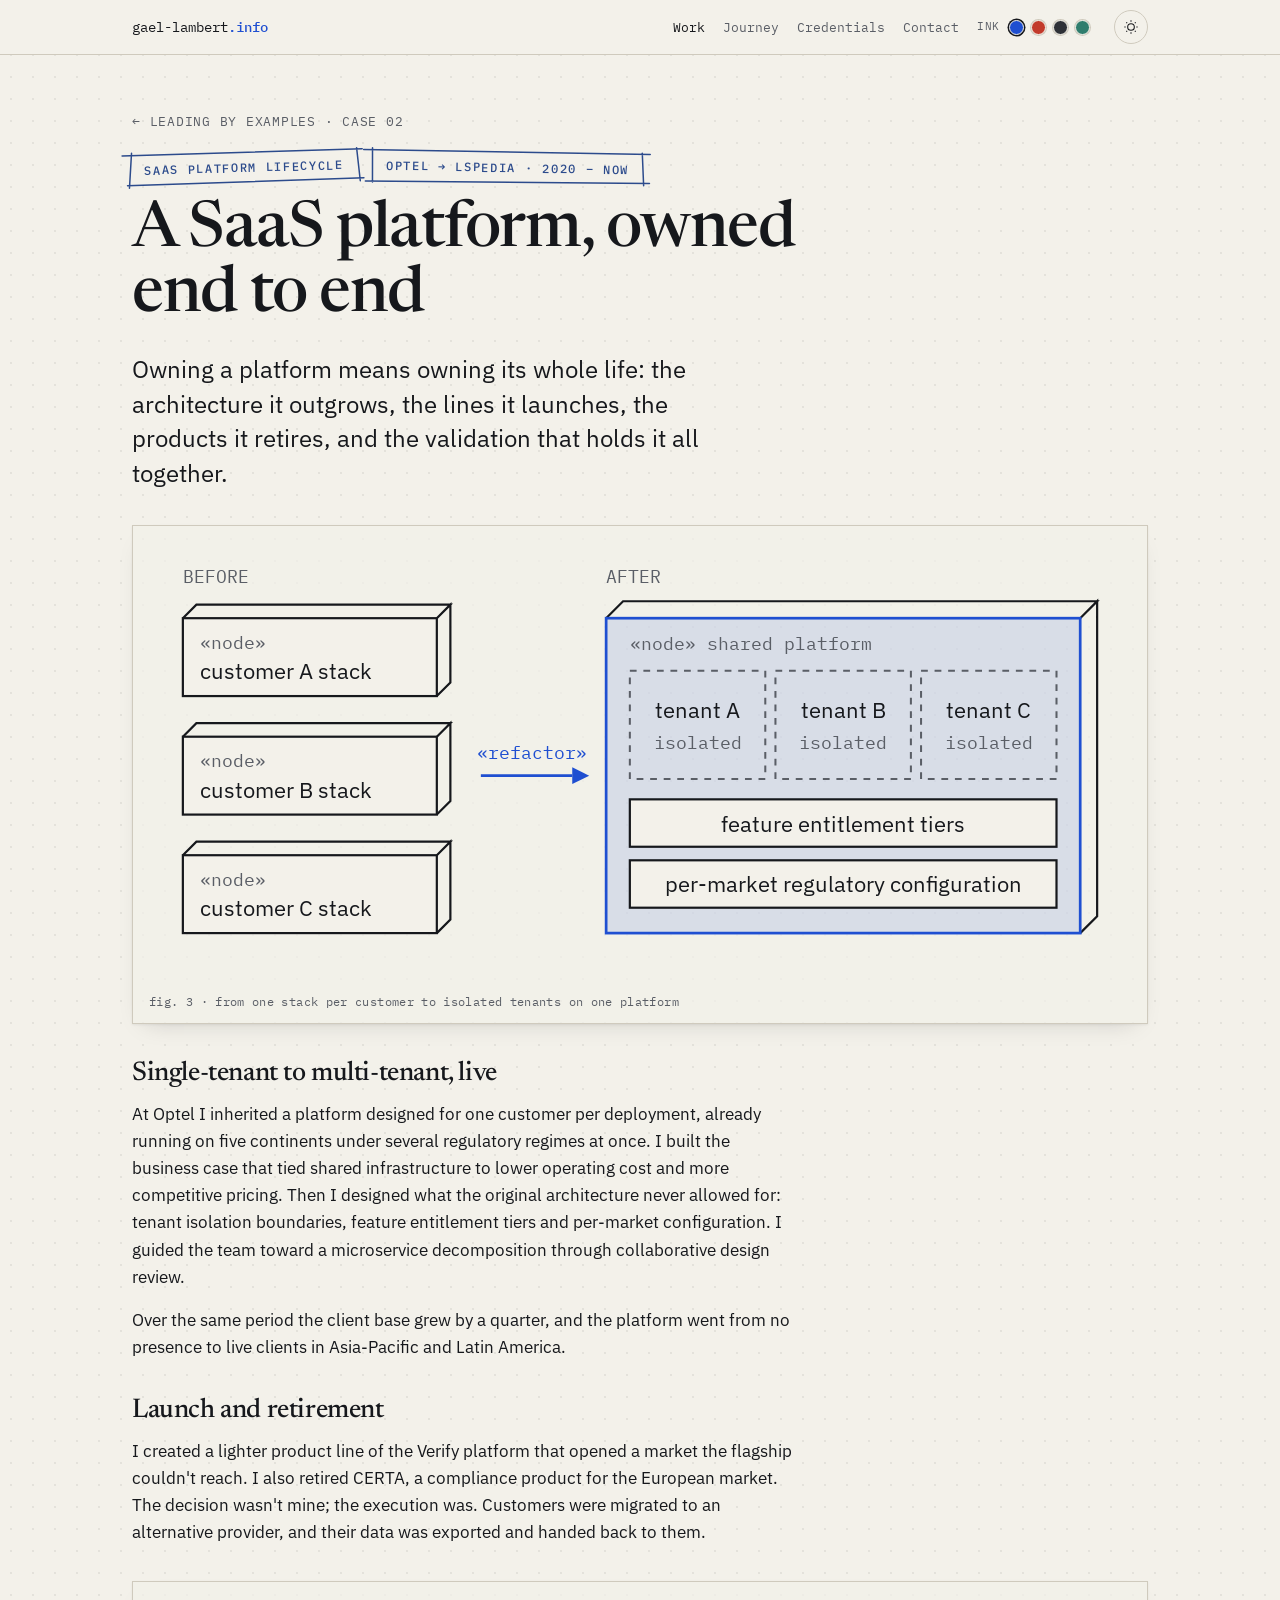
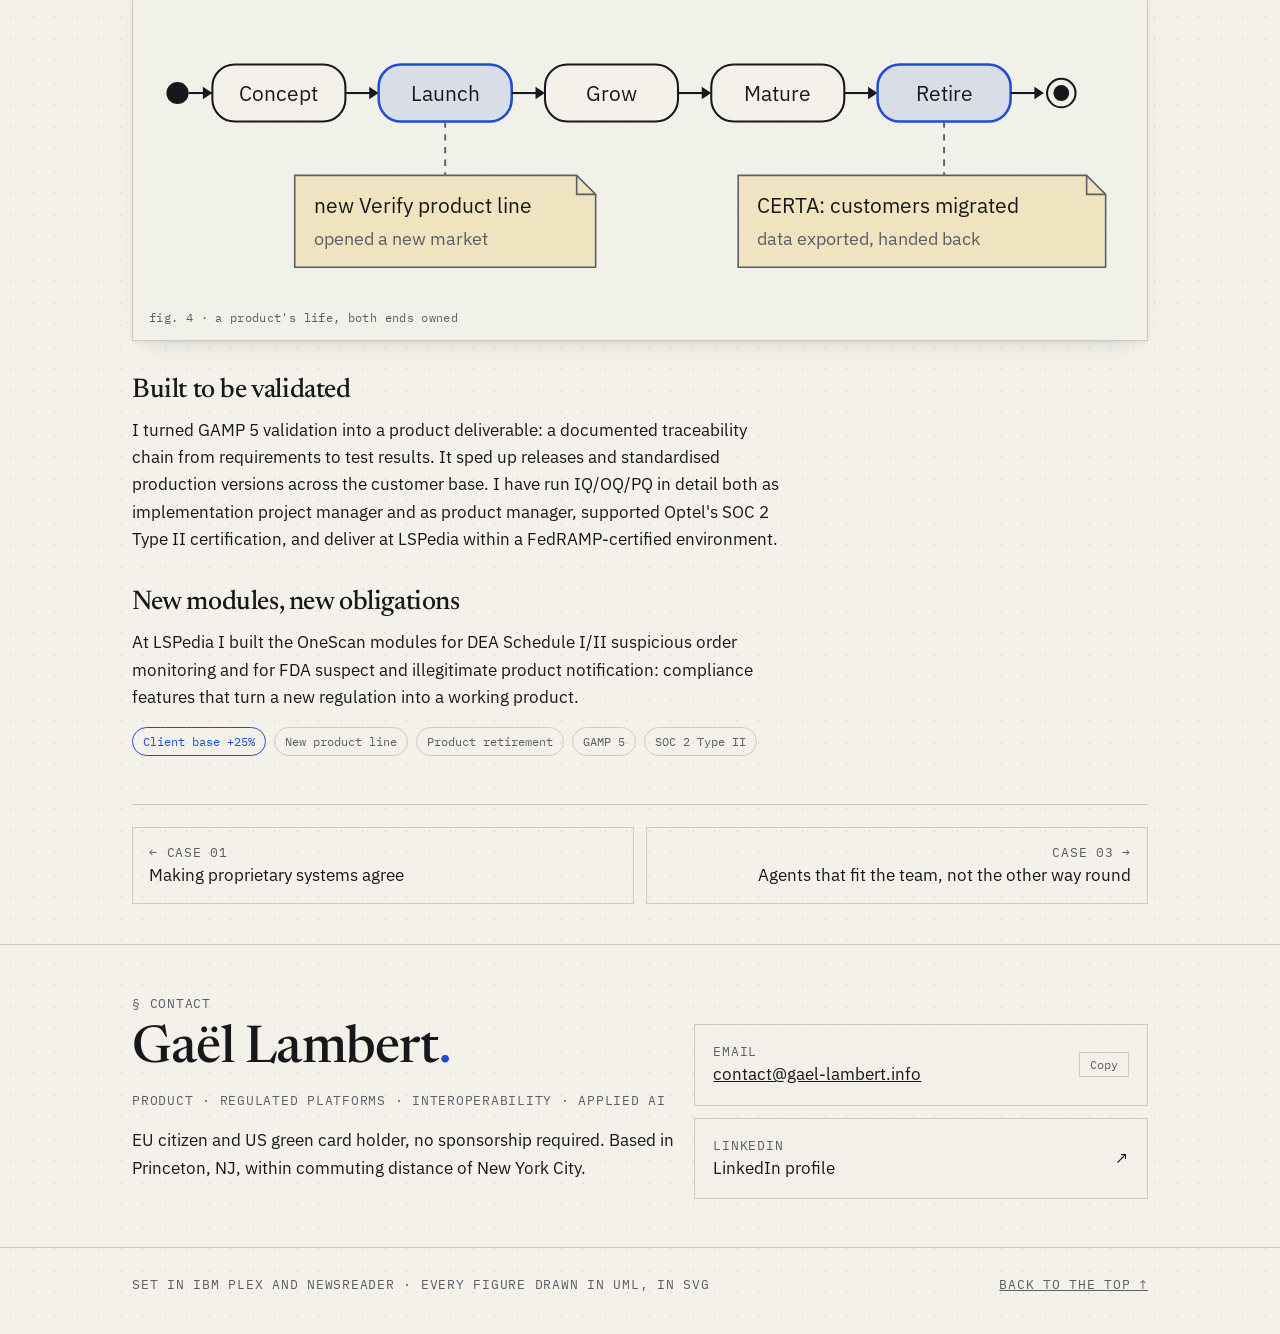
<file: saas-platform-lifecycle/index.html>
<!doctype html>
<html lang="en">
<head>
<meta charset="utf-8">
<meta name="viewport" content="width=device-width, initial-scale=1">
<title>A SaaS platform, owned end to end · Gaël Lambert</title>
<meta name="description" content="SaaS platform lifecycle: a live single-tenant to multi-tenant conversion, a new product line, a product retirement, compliance modules and validation built in.">
<link rel="canonical" href="https://gael-lambert.info/saas-platform-lifecycle/">
<meta property="og:type" content="website">
<meta property="og:title" content="A SaaS platform, owned end to end · Gaël Lambert">
<meta property="og:description" content="SaaS platform lifecycle: a live single-tenant to multi-tenant conversion, a new product line, a product retirement, compliance modules and validation built in.">
<meta property="og:url" content="https://gael-lambert.info/saas-platform-lifecycle/">
<meta property="og:image" content="https://gael-lambert.info/assets/og.png">
<meta name="twitter:card" content="summary_large_image">
<script>try{var d=document.documentElement,t=localStorage.getItem("gl-theme"),i=localStorage.getItem("gl-ink");if(t)d.setAttribute("data-theme",t);if(i)d.setAttribute("data-ink",i);}catch(e){}</script>
<link rel="icon" href="../assets/favicon.svg" type="image/svg+xml">
<link rel="preconnect" href="https://fonts.googleapis.com">
<link rel="preconnect" href="https://fonts.gstatic.com" crossorigin>
<link href="https://fonts.googleapis.com/css2?family=Caveat:wght@500&family=IBM+Plex+Mono:wght@400;500&family=IBM+Plex+Sans:wght@400;500;600&family=Newsreader:ital,opsz,wght@0,6..72,500;1,6..72,500&display=swap" rel="stylesheet">
<link rel="stylesheet" href="../assets/style.css">
</head>
<body>
<header class="bar">
  <div class="wrap">
    <a class="brand" href="../index.html">gael-lambert<b>.info</b></a>
    <nav>
      <div class="navlinks"><a href="../index.html#work" class="active">Work</a><a href="../journey/index.html">Journey</a><a href="../credentials/index.html">Credentials</a><a href="#contact">Contact</a></div>
      <div class="inks" role="group" aria-label="Ink colour">
        <span class="mono ink-label">Ink</span>
        <button class="ink" data-ink="blueprint" title="Blueprint" aria-label="Blueprint ink"></button>
        <button class="ink" data-ink="redline" title="Redline" aria-label="Redline ink"></button>
        <button class="ink" data-ink="graphite" title="Graphite" aria-label="Graphite ink"></button>
        <button class="ink" data-ink="verdigris" title="Verdigris" aria-label="Verdigris ink"></button>
      </div>
      <button class="toggle" id="themeToggle" aria-label="Switch colour theme">
        <svg viewBox="0 0 24 24" fill="none" stroke="currentColor" stroke-width="1.6"><circle cx="12" cy="12" r="5"/><path d="M12 2v2M12 20v2M4.9 4.9l1.4 1.4M17.7 17.7l1.4 1.4M2 12h2M20 12h2M4.9 19.1l1.4-1.4M17.7 6.3l1.4-1.4"/></svg>
      </button>
    </nav>
  </div>
</header>
<main id="top">
<article class="wrap case-page">
  <div class="crumb mono"><a href="../index.html#work">← Leading by examples</a> · Case 02</div>
  <div class="tags"><span class="tag" style="--rot:-1.60deg">SaaS platform lifecycle<svg viewBox="0 0 100 30" preserveAspectRatio="none" aria-hidden="true"><path d="M-2.4 2.3 L101.3 1.9 M98.9 0.7 L100.1 29.8 M101.7 27.3 L-0.4 28.5 M1.7 0.2 L0.4 30.7"/></svg></span><span class="tag" style="--rot:1.01deg">Optel → LSPedia · 2020 – now<svg viewBox="0 0 100 30" preserveAspectRatio="none" aria-hidden="true"><path d="M-2.4 1.7 L101.8 1.8 M98.9 0.7 L99.6 29.3 M101.7 27.2 L-1.6 29.4 M0.8 0.1 L1.0 30.2"/></svg></span></div>
  <h1>A SaaS platform, owned end to end</h1>
  <p class="lead">Owning a platform means owning its whole life: the architecture it outgrows, the lines it launches, the products it retires, and the validation that holds it all together.</p>
<figure><div class="fig-scroll"><svg viewBox="0 0 580 260" role="img" aria-label="Deployment diagram: before, one node per customer; after, one shared platform node with isolated tenants, feature entitlement tiers and per-market regulatory configuration." xmlns:c2pa="http://c2pa.org/manifest"><metadata><c2pa:manifest>[base64]/[base64]/[base64]/Gr1q8TbgAAACAY2JvcqVjYWxnZnNoYTI1NmNwYWRMAAAAAAAAAAAAAAAAZGhhc2hYIO4RHKYCgubR6+9aFMw6/[base64]/sl5CeOkYBClhbU4TLDKR532fX0AFUaqYo+iY3VybHgpc2VsZiNqdW1iZj1jMnBhLmFzc2VydGlvbnMvYzJwYS5oYXNoLmRhdGFkaGFzaFggeqzNQlPvjfY3PieWZRtND2zmvt8QUcbN8pM0/[base64]/[base64]/3cyjxFA3Qo5S46fX0/ihY0VZ7mfb9KF703t5OjWDBWMA4GA1UdDwEB/wQEAwIHgDAVBgNVHSUEDjAMBgorBgEEAYPoXgIBMAwGA1UdEwEB/wQCMAAwHwYDVR0jBBgwFoAUzlHiBIFOZFsj+OPEz5o+nMHXXMIwCgYIKoZIzj0EAwMDZwAwZAIwMXMdFJ4BetLLVY7ORuE9noqbbAZOZn/aArXyTwFAZfKrPzxF2vPoJNf1+UCdg1XGAjBwX1zd9WGqYkqmL5SFqw1QySjr1zJfpJM9+1rdDwSPLMOPOjKuiXjoU/[base64]/yzYpMbo9l5q8XRLm9UdD+uac45wafJdH/WCwiCcJCZS3qnEt/S1uY=</c2pa:manifest></metadata>
          <text class="st" x="20" y="24">BEFORE</text>
          <g>
            <path class="s" d="M20 45 L28 37 H178 L170 45 M170 45 L178 37 V83 L170 91"/><rect class="sf" x="20" y="45" width="150" height="46"/>
            <text class="st" x="30" y="63">«node»</text><text x="30" y="81">customer A stack</text>
            <path class="s" d="M20 115 L28 107 H178 L170 115 M170 115 L178 107 V153 L170 161"/><rect class="sf" x="20" y="115" width="150" height="46"/>
            <text class="st" x="30" y="133">«node»</text><text x="30" y="151">customer B stack</text>
            <path class="s" d="M20 185 L28 177 H178 L170 185 M170 185 L178 177 V223 L170 231"/><rect class="sf" x="20" y="185" width="150" height="46"/>
            <text class="st" x="30" y="203">«node»</text><text x="30" y="221">customer C stack</text>
          </g>
          <path class="a" d="M196 138 H250"/><path class="accfill" d="M250 133 L260 138 L250 143 Z"/>
          <text class="st c acc" x="226" y="128">«refactor»</text>
          <text class="st" x="270" y="24">AFTER</text>
          <path class="s" d="M270 45 L280 35 H560 L550 45 M550 45 L560 35 V221 L550 231"/>
          <rect class="af" x="270" y="45" width="280" height="186"/>
          <text class="st" x="284" y="64">«node» shared platform</text>
          <rect class="d" x="284" y="76" width="80" height="64"/><text class="c" x="324" y="104">tenant A</text><text class="st c" x="324" y="122">isolated</text>
          <rect class="d" x="370" y="76" width="80" height="64"/><text class="c" x="410" y="104">tenant B</text><text class="st c" x="410" y="122">isolated</text>
          <rect class="d" x="456" y="76" width="80" height="64"/><text class="c" x="496" y="104">tenant C</text><text class="st c" x="496" y="122">isolated</text>
          <rect class="sf" x="284" y="152" width="252" height="28"/><text class="c" x="410" y="171">feature entitlement tiers</text>
          <rect class="sf" x="284" y="188" width="252" height="28"/><text class="c" x="410" y="207">per-market regulatory configuration</text>
        </svg></div><figcaption>fig. 3 · from one stack per customer to isolated tenants on one platform</figcaption></figure>
<div class="prose">
<h2 class="sub-h">Single-tenant to multi-tenant, live</h2>
<p>At Optel I inherited a platform designed for one customer per deployment, already running on five continents under several regulatory regimes at once. I built the business case that tied shared infrastructure to lower operating cost and more competitive pricing. Then I designed what the original architecture never allowed for: tenant isolation boundaries, feature entitlement tiers and per-market configuration. I guided the team toward a microservice decomposition through collaborative design review.</p>
<p>Over the same period the client base grew by a quarter, and the platform went from no presence to live clients in Asia-Pacific and Latin America.</p>
<h2 class="sub-h">Launch and retirement</h2>
<p>I created a lighter product line of the Verify platform that opened a market the flagship couldn't reach. I also retired CERTA, a compliance product for the European market. The decision wasn't mine; the execution was. Customers were migrated to an alternative provider, and their data was exported and handed back to them.</p>
</div>
<figure><div class="fig-scroll"><svg viewBox="0 0 620 190" role="img" aria-label="State machine: concept, launch, grow, mature, retire. A note on launch: a new product line of the Verify platform that opened a new market. A note on retire: CERTA customers migrated, data exported and handed back." xmlns:c2pa="http://c2pa.org/manifest"><metadata><c2pa:manifest>[base64]/[base64]/SymZefn4Zejs6YtXttBpgAAAZljYm9yomdhY3Rpb25zgqJmYWN0aW9ua2MycGEub3BlbmVkanBhcmFtZXRlcnOha2luZ3JlZGllbnRzgaJjdXJseC1zZWxmI2p1bWJmPWMycGEuYXNzZXJ0aW9ucy9jMnBhLmluZ3JlZGllbnQudjNkaGFzaFgg7JEHB/[base64]/[base64]/[base64]/[base64]/3cyjxFA3Qo5S46fX0/ihY0VZ7mfb9KF703t5OjWDBWMA4GA1UdDwEB/wQEAwIHgDAVBgNVHSUEDjAMBgorBgEEAYPoXgIBMAwGA1UdEwEB/wQCMAAwHwYDVR0jBBgwFoAUzlHiBIFOZFsj+OPEz5o+nMHXXMIwCgYIKoZIzj0EAwMDZwAwZAIwMXMdFJ4BetLLVY7ORuE9noqbbAZOZn/aArXyTwFAZfKrPzxF2vPoJNf1+UCdg1XGAjBwX1zd9WGqYkqmL5SFqw1QySjr1zJfpJM9+1rdDwSPLMOPOjKuiXjoU/[base64]/VKkIo/xtsjH+KUcf3aGiPyhAiwLNy3qQIy8LJ7+VBX4YoYE22+pY=</c2pa:manifest></metadata>
          <circle class="fill" cx="18" cy="60" r="7"/>
          <path class="s" d="M25 60 H36"/><path class="fill" d="M34 56 L40 60 L34 64 Z"/>
          <rect class="sf" x="40" y="42" width="84" height="36" rx="14"/><text class="c" x="82" y="65">Concept</text>
          <path class="s" d="M124 60 H141"/><path class="fill" d="M139 56 L145 60 L139 64 Z"/>
          <rect class="af" x="145" y="42" width="84" height="36" rx="14"/><text class="c" x="187" y="65">Launch</text>
          <path class="s" d="M229 60 H246"/><path class="fill" d="M244 56 L250 60 L244 64 Z"/>
          <rect class="sf" x="250" y="42" width="84" height="36" rx="14"/><text class="c" x="292" y="65">Grow</text>
          <path class="s" d="M334 60 H351"/><path class="fill" d="M349 56 L355 60 L349 64 Z"/>
          <rect class="sf" x="355" y="42" width="84" height="36" rx="14"/><text class="c" x="397" y="65">Mature</text>
          <path class="s" d="M439 60 H456"/><path class="fill" d="M454 56 L460 60 L454 64 Z"/>
          <rect class="af" x="460" y="42" width="84" height="36" rx="14"/><text class="c" x="502" y="65">Retire</text>
          <path class="s" d="M544 60 H561"/><path class="fill" d="M559 56 L565 60 L559 64 Z"/>
          <circle class="s" cx="576" cy="60" r="9"/><circle class="fill" cx="576" cy="60" r="5"/>
          <path class="d" d="M187 78 V112"/>
          <path class="nf" d="M92 112 H270 L282 124 V170 H92 Z"/><path class="s" d="M270 112 V124 H282" style="stroke:var(--muted);stroke-width:1"/>
          <text x="104" y="136">new Verify product line</text><text class="sm" x="104" y="156">opened a new market</text>
          <path class="d" d="M502 78 V112"/>
          <path class="nf" d="M372 112 H592 L604 124 V170 H372 Z"/><path class="s" d="M592 112 V124 H604" style="stroke:var(--muted);stroke-width:1"/>
          <text x="384" y="136">CERTA: customers migrated</text><text class="sm" x="384" y="156">data exported, handed back</text>
        </svg></div><figcaption>fig. 4 · a product's life, both ends owned</figcaption></figure>
<div class="prose">
<h2 class="sub-h">Built to be validated</h2>
<p>I turned GAMP 5 validation into a product deliverable: a documented traceability chain from requirements to test results. It sped up releases and standardised production versions across the customer base. I have run IQ/OQ/PQ in detail both as implementation project manager and as product manager, supported Optel's SOC 2 Type II certification, and deliver at LSPedia within a FedRAMP-certified environment.</p>
<h2 class="sub-h">New modules, new obligations</h2>
<p>At LSPedia I built the OneScan modules for DEA Schedule I/II suspicious order monitoring and for FDA suspect and illegitimate product notification: compliance features that turn a new regulation into a working product.</p>
</div>
<ul class="chips"><li class="k">Client base +25%</li><li>New product line</li><li>Product retirement</li><li>GAMP 5</li><li>SOC 2 Type II</li></ul>

  <nav class="pager"><a class="prev" href="../international-interoperability/index.html"><span class="mono">← Case 01</span><span>Making proprietary systems agree</span></a><a class="next" href="../applied-ai/index.html"><span class="mono">Case 03 →</span><span>Agents that fit the team, not the other way round</span></a></nav>
</article>
</main>

<section class="contact-strip" id="contact">
<div class="wrap"><div class="row">
  <div>
    <div class="mono">§ Contact</div>
    <h2>Gaël Lambert<span class="dot">.</span></h2>
    <p class="mono">Product · Regulated platforms · Interoperability · Applied AI</p>
    <p class="status">EU citizen and US green card holder, no sponsorship required. Based in Princeton, NJ, within commuting distance of New York City.</p>
  </div>
  <div class="links">
    <div class="link">
      <div><div class="mono">Email</div><a class="v" href="mailto:contact@gael-lambert.info">contact@gael-lambert.info</a></div>
      <button class="copy" id="copyEmail" type="button">Copy</button>
    </div>
    <a class="link" href="https://www.linkedin.com/in/gaellambert/" target="_blank" rel="noopener">
      <div><div class="mono">LinkedIn</div><span class="v">LinkedIn profile</span></div><span aria-hidden="true">↗</span>
    </a>
  </div>
</div></div>
</section>
<footer>
  <div class="wrap">
    <span class="mono">Set in IBM Plex and Newsreader · every figure drawn in UML, in SVG</span>
    <a class="mono" href="#top">Back to the top ↑</a>
  </div>
</footer>
<script src="../assets/site.js"></script>
</body>
</html>
</file>
<file: assets/style.css>
:root{
  --paper:#F3F1EA; --paper-2:#ECE9DF; --ink:#16181C; --muted:#5A5E66; --line:#CFCABD;
  --accent:#1F4FD1; --accent-ink:#FFFFFF; --accent-soft:rgba(31,79,209,.12);
  --note:#EFE4BF; --grid:rgba(22,24,28,.07);
  --serif:"Newsreader",Georgia,serif; --sans:"IBM Plex Sans",system-ui,sans-serif; --mono:"IBM Plex Mono",ui-monospace,monospace;
  color-scheme:light;
}
@media (prefers-color-scheme:dark){
  :root:not([data-theme="light"]){
    --paper:#0D1B2E; --paper-2:#12243B; --ink:#E6EDF7; --muted:#93A4BD; --line:#2A4063;
    --accent:#7FB2FF; --accent-ink:#0D1B2E; --accent-soft:rgba(127,178,255,.14);
    --note:#1C3150; --grid:rgba(127,178,255,.08); color-scheme:dark;
  }
}
:root[data-theme="dark"]{
  --paper:#0D1B2E; --paper-2:#12243B; --ink:#E6EDF7; --muted:#93A4BD; --line:#2A4063;
  --accent:#7FB2FF; --accent-ink:#0D1B2E; --accent-soft:rgba(127,178,255,.14);
  --note:#1C3150; --grid:rgba(127,178,255,.08); color-scheme:dark;
}
*{box-sizing:border-box}
html{scroll-behavior:smooth}
@media (prefers-reduced-motion:reduce){html{scroll-behavior:auto}}
body{margin:0;background-color:var(--paper);color:var(--ink);font-family:var(--sans);font-size:17px;line-height:1.6;
  background-image:radial-gradient(var(--grid) 1px,transparent 1px);background-size:22px 22px;-webkit-font-smoothing:antialiased}
a{color:inherit}
.wrap{max-width:1080px;margin:0 auto;padding:0 16px}
@media (min-width:720px){.wrap{padding:0 32px}}
.mono{font-family:var(--mono);font-size:12.5px;letter-spacing:.06em;text-transform:uppercase;color:var(--muted)}

/* top bar */
.bar{position:sticky;top:0;z-index:10;background:color-mix(in srgb,var(--paper) 88%,transparent);backdrop-filter:blur(6px);border-bottom:1px solid var(--line)}
.bar .wrap{display:flex;align-items:center;justify-content:space-between;height:54px}
.brand{font-family:var(--mono);font-size:14px;text-decoration:none}
.brand b{color:var(--accent);font-weight:500}
.bar nav{display:flex;gap:18px;align-items:center}
.bar nav a{font-family:var(--mono);font-size:12.5px;text-decoration:none;color:var(--muted)}
.bar nav a:hover{color:var(--ink)}
.navlinks{display:none}
@media (min-width:720px){.navlinks{display:flex;gap:18px}}
.toggle{background:none;border:1px solid var(--line);color:var(--ink);border-radius:999px;width:34px;height:34px;cursor:pointer;display:grid;place-items:center}
.toggle svg{width:16px;height:16px}

/* hero */
.hero{padding-top:64px;padding-bottom:40px}
.hero-grid{display:grid;gap:40px}
@media (min-width:900px){.hero-grid{grid-template-columns:1.6fr 1fr;align-items:end}}
h1{font-family:var(--serif);font-weight:500;font-size:clamp(42px,8vw,84px);line-height:1.02;letter-spacing:-.02em;margin:22px 0 28px}
h1 em{font-style:italic;background:linear-gradient(transparent 72%,var(--accent-soft) 72%)}
h1 .dot{color:var(--accent)}
.lede{font-size:clamp(19px,2.3vw,23px);line-height:1.45;max-width:36ch;margin:0 0 18px}
.lede strong{font-weight:600;color:var(--accent)}
.sub{color:var(--muted);max-width:56ch;margin:0 0 14px}
.belief{border-left:2px solid var(--accent);padding-left:14px;max-width:54ch;margin:22px 0 30px}
.cta{display:flex;gap:14px;flex-wrap:wrap}
.btn{display:inline-flex;align-items:center;gap:8px;padding:12px 18px;border:1px solid var(--ink);text-decoration:none;font-family:var(--mono);font-size:13px;letter-spacing:.04em}
.btn.primary{background:var(--accent);border-color:var(--accent);color:var(--accent-ink)}
.btn:hover{transform:translateY(-1px)}

/* UML note */
.note{position:relative;background:var(--note);padding:18px 20px 16px;clip-path:polygon(0 0,calc(100% - 18px) 0,100% 18px,100% 100%,0 100%)}
.note::after{content:"";position:absolute;top:0;right:0;width:18px;height:18px;background:linear-gradient(225deg,var(--paper) 50%,color-mix(in srgb,var(--note) 70%,var(--ink) 12%) 50%)}
.note dl{margin:10px 0 0;display:grid;gap:10px}
.note dt{font-family:var(--mono);font-size:11.5px;letter-spacing:.06em;text-transform:uppercase;color:var(--muted)}
.note dd{margin:0;font-size:15.5px;line-height:1.4}

/* sections */
section{padding:64px 0;border-top:1px solid var(--line)}
.sec-head{margin-bottom:36px}
h2{font-family:var(--serif);font-weight:500;font-size:clamp(32px,5vw,50px);line-height:1.05;letter-spacing:-.015em;margin:12px 0 14px}
h2 .dot{color:var(--accent)}
.sec-head p{max-width:60ch;color:var(--muted);margin:0}

/* cases */
.case{padding:40px 0;border-top:1px dashed var(--line)}
.case:first-of-type{border-top:0;padding-top:8px}
.case-meta{display:flex;gap:14px;flex-wrap:wrap;align-items:baseline;margin-bottom:8px}
.case-num{font-family:var(--mono);font-size:13px;color:var(--accent)}
h3{font-family:var(--serif);font-weight:500;font-size:clamp(26px,3.6vw,36px);line-height:1.12;margin:4px 0 16px;letter-spacing:-.01em}
.case-grid{display:grid;gap:28px}
.case-grid>*,figure{min-width:0}
@media (min-width:900px){.case-grid{grid-template-columns:1fr 1.1fr;align-items:start}}
.case .lead{font-size:19px;line-height:1.5;margin:0 0 14px}
.case p{margin:0 0 12px;max-width:62ch}
.chips{display:flex;flex-wrap:wrap;gap:8px;margin-top:16px;padding:0;list-style:none}
.chips li{font-family:var(--mono);font-size:12px;padding:4px 10px;border:1px solid var(--line);border-radius:999px;color:var(--muted)}
.chips li.k{border-color:var(--accent);color:var(--accent)}

/* figures */
figure{margin:0;border:1px solid var(--line);background:color-mix(in srgb,var(--paper) 70%,transparent);padding:16px 16px 12px}
.fig-scroll{overflow-x:auto;-webkit-overflow-scrolling:touch}
figure svg{display:block;width:100%;min-width:460px;height:auto}
figcaption{font-family:var(--mono);font-size:12px;color:var(--muted);margin-top:10px;letter-spacing:.03em}
svg .s{stroke:var(--ink);stroke-width:1.3;fill:none}
svg .sf{stroke:var(--ink);stroke-width:1.3;fill:var(--paper)}
svg .af{stroke:var(--accent);stroke-width:1.6;fill:var(--accent-soft)}
svg .a{stroke:var(--accent);stroke-width:1.6;fill:none}
svg .d{stroke:var(--muted);stroke-width:1.2;fill:none;stroke-dasharray:4 4}
svg .nf{fill:var(--note);stroke:var(--muted);stroke-width:1}
svg .fill{fill:var(--ink)}
svg .accfill{fill:var(--accent)}
svg .mut{fill:var(--line)}
svg text{fill:var(--ink);font-family:var(--sans);font-size:13px}
svg text.t{font-weight:600;font-size:14px}
svg text.st{font-family:var(--mono);font-size:10.5px;fill:var(--muted)}
svg text.sm{font-size:11.5px;fill:var(--muted)}
svg text.acc{fill:var(--accent)}
svg .c{text-anchor:middle}
svg .r{text-anchor:end}

/* formative + timeline */
.formative{display:grid;gap:14px;margin:8px 0 44px}
@media (min-width:720px){.formative{grid-template-columns:repeat(4,1fr)}}
.form-card{border:1px solid var(--line);padding:16px;background:color-mix(in srgb,var(--paper) 75%,transparent)}
.form-card h4{font-family:var(--serif);font-weight:500;font-size:21px;line-height:1.2;margin:8px 0 8px}
.form-card p{margin:0;font-size:15px;color:var(--muted);line-height:1.5}
.band-label{display:flex;align-items:center;gap:12px;margin-bottom:14px}
.band-label::after{content:"";flex:1;border-top:1px dashed var(--line)}
.tl{list-style:none;margin:28px 0 0;padding:0}
.tl li{display:grid;gap:4px 24px;padding:16px 0;border-top:1px solid var(--line)}
@media (min-width:720px){.tl li{grid-template-columns:110px 240px 1fr}}
.tl .yr{font-family:var(--mono);font-size:13px;color:var(--muted);padding-top:3px}
.tl .org{font-weight:600}
.tl .org span{display:block;font-weight:400;font-size:14px;color:var(--muted)}
.tl .role{font-family:var(--mono);font-size:12px;letter-spacing:.04em;text-transform:uppercase;color:var(--accent);display:block;margin-bottom:2px}
.tl p{margin:0;font-size:15.5px}
.tl li.now .yr{color:var(--accent)}

/* credentials */
.creds{display:grid;gap:28px}
@media (min-width:900px){.creds{grid-template-columns:repeat(3,1fr)}}
.creds h4{margin:0 0 12px}
.creds ul{list-style:none;margin:0;padding:0;display:grid;gap:10px}
.creds li{font-size:15.5px;line-height:1.4}
.creds li span{display:block;color:var(--muted);font-size:14px}

/* contact */
.contact h2{font-size:clamp(40px,7vw,72px)}
.links{display:grid;gap:12px;margin:28px 0 30px;max-width:640px}
.link{display:flex;justify-content:space-between;align-items:center;gap:12px;padding:16px 18px;border:1px solid var(--line);text-decoration:none;background:color-mix(in srgb,var(--paper) 75%,transparent)}
.link:hover{border-color:var(--accent)}
.link .v{font-size:17px;word-break:break-all}
.copy{font-family:var(--mono);font-size:11.5px;background:none;border:1px solid var(--line);color:var(--muted);padding:4px 10px;cursor:pointer}
.status{max-width:640px}
footer{border-top:1px solid var(--line);padding:26px 0 40px}
footer .wrap{display:flex;flex-wrap:wrap;justify-content:space-between;gap:12px}

/* ---------- v2 additions ---------- */
:root{--pencil:#2C4B8C}
@media (prefers-color-scheme:dark){:root:not([data-theme="light"]){--pencil:#A9C8FF}}
:root[data-theme="dark"]{--pencil:#A9C8FF}

.bar nav a.active{color:var(--ink)}

/* pencil tags: categorization */
.tags{display:flex;flex-wrap:wrap;gap:14px 18px;align-items:center;margin:0 0 18px}
.tag{position:relative;display:inline-block;padding:5px 12px 4px;font-family:var(--mono);font-size:12px;font-weight:500;
  letter-spacing:.14em;text-transform:uppercase;color:var(--pencil);transform:rotate(var(--rot,-1.2deg));white-space:nowrap}
.tag svg{position:absolute;left:-4px;top:-3px;width:calc(100% + 8px);height:calc(100% + 6px);overflow:visible;pointer-events:none}
.tag path{stroke:var(--pencil);stroke-width:1.5;fill:none;vector-effect:non-scaling-stroke;stroke-linecap:round}

/* hero v2 */
.hero h1{max-width:15ch;margin-bottom:34px}
.hero-grid2{display:grid;gap:22px 56px;position:relative}
@media (min-width:900px){
  .hero-grid2{grid-template-columns:minmax(0,1.55fr) minmax(0,1fr)}
  .hero-grid2 .h-lede{grid-column:1;grid-row:1}
  .hero-grid2 .h-principle{grid-column:1;grid-row:2}
  .hero-grid2 .annot{grid-column:2;grid-row:2;align-self:center;justify-self:start;margin-left:24px}
  .hero-grid2 .h-sub{grid-column:1;grid-row:3}
  .hero-grid2 .cta{grid-column:1;grid-row:4}
  .hero-grid2 .now{grid-column:2;grid-row:3 / span 2;align-self:end}
}
.h-lede{font-size:clamp(20px,2.4vw,24px);line-height:1.45;margin:0;max-width:38ch}
.h-principle{font-size:18px;line-height:1.65;margin:0;max-width:52ch;border-left:2px solid var(--accent);padding-left:16px}
.h-principle strong{font-weight:600}
.h-sub{color:var(--muted);margin:0;max-width:58ch}
.circled{position:relative;white-space:nowrap}
.circled svg{position:absolute;left:-11px;top:-7px;width:calc(100% + 22px);height:calc(100% + 14px);overflow:visible;pointer-events:none}
.circled path{fill:none;vector-effect:non-scaling-stroke;stroke-linecap:round}
.circled .c1{stroke:var(--pencil);stroke-width:1.8}
.circled .c2{stroke:var(--pencil);stroke-width:1;opacity:.45}

/* annotations: comments */
.annot{font-family:var(--mono);font-size:14.5px;line-height:1.7;color:var(--pencil);transform:rotate(-2.2deg);margin:4px 0 6px 8px;max-width:24ch}
.arrow-layer{position:absolute;left:0;top:0;width:100%;height:100%;pointer-events:none;overflow:visible}
.arrow-layer path{fill:none;stroke:var(--pencil);stroke-width:1.6;stroke-linecap:round;stroke-linejoin:round}

/* home case cards */
.cards{display:grid;gap:22px}
@media (min-width:900px){.cards{grid-template-columns:1fr 1fr}}
.card{display:flex;flex-direction:column;border:1px solid var(--line);background:color-mix(in srgb,var(--paper) 78%,transparent);padding:22px 22px 18px;text-decoration:none;transition:border-color .15s}
.card:hover{border-color:var(--accent)}
.card h3{margin:2px 0 10px;font-size:clamp(24px,3vw,30px)}
.card p{margin:0 0 16px;color:var(--muted);font-size:16px}
.card .thumb{border:1px solid var(--line);padding:12px;margin:auto 0 14px;background:var(--paper)}
.card .thumb svg{display:block;width:100%;height:auto}
.card .more{font-family:var(--mono);font-size:12.5px;color:var(--accent);display:flex;justify-content:space-between;align-items:center;gap:10px;flex-wrap:wrap}
.card .result{border:1px solid var(--accent);border-radius:999px;padding:3px 10px;font-size:11.5px}

/* case pages */
.case-page{padding-top:56px;padding-bottom:40px}
.case-page .crumb{margin-bottom:22px}
.case-page .crumb a{text-decoration:none}
.case-page h1{font-size:clamp(38px,6vw,64px);max-width:20ch;margin:10px 0 22px}
.case-page .lead{font-size:clamp(20px,2.4vw,24px);line-height:1.45;max-width:44ch;margin:0 0 34px}
.case-page figure{margin:0 0 34px}
.prose{max-width:66ch}
.prose p{margin:0 0 16px}
.hl{color:var(--accent);font-weight:600}
.pager{display:grid;gap:12px;margin-top:48px;border-top:1px solid var(--line);padding-top:22px}
@media (min-width:720px){.pager{grid-template-columns:1fr 1fr}}
.pager a{display:block;border:1px solid var(--line);padding:14px 16px;text-decoration:none}
.pager a:hover{border-color:var(--accent)}
.pager .next{text-align:right}
.pager span{display:block}

/* compact contact footer on every page */
.contact-strip{border-top:1px solid var(--line);padding:48px 0}
.contact-strip .row{display:grid;gap:18px}
@media (min-width:900px){.contact-strip .row{grid-template-columns:1.2fr 1fr;align-items:end}}
.contact-strip h2{font-size:clamp(34px,5vw,52px);margin:10px 0 8px}
.contact-strip .links{margin:0}
.teaser{display:flex;justify-content:space-between;align-items:baseline;gap:12px;flex-wrap:wrap;margin-top:18px}
.teaser a{font-family:var(--mono);font-size:13px;color:var(--accent)}

@media (max-width:899px){.annot::before{content:"↑ ";}}

/* ---------- v3 ---------- */
/* principle block */
.h-principle p{margin:0}
.pr-label{font-weight:600;font-size:17px;margin-bottom:10px;letter-spacing:.01em}
@media (min-width:900px){
  .hero-grid2 .annot{align-self:start;margin-top:-6px}
  .hero-grid2 .now-wrap{grid-column:2;grid-row:3 / span 2;align-self:end}
}
/* hand-drawn double underline */
.uline{position:relative;white-space:nowrap}
.uline svg{position:absolute;left:-3px;top:calc(100% - 2px);width:calc(100% + 6px);height:9px;overflow:visible;pointer-events:none}
.uline path{fill:none;stroke:var(--pencil);vector-effect:non-scaling-stroke;stroke-linecap:round}
.uline .u1{stroke-width:1.7}
.uline .u2{stroke-width:1.3;opacity:.8}

/* ink picker */
.inks{display:flex;align-items:center;gap:7px;margin-right:6px}
.ink-label{font-size:11px;margin-right:2px}
.ink{width:15px;height:15px;border-radius:50%;border:1.5px solid var(--paper);box-shadow:0 0 0 1px var(--line);cursor:pointer;padding:0}
.ink[data-ink="blueprint"]{background:#1F4FD1}
.ink[data-ink="redline"]{background:#C23A2B}
.ink[data-ink="graphite"]{background:#2E3137}
.ink[data-ink="verdigris"]{background:#2F7D6D}
.ink[aria-pressed="true"]{box-shadow:0 0 0 1.5px var(--ink)}
@media (max-width:520px){.ink-label{display:none}.inks{gap:5px}.ink{width:13px;height:13px}}

/* inks: light */
:root[data-ink="redline"]{--accent:#C23A2B;--accent-soft:rgba(194,58,43,.12);--pencil:#9E2F24}
:root[data-ink="graphite"]{--accent:#2E3137;--accent-soft:rgba(46,49,55,.10);--pencil:#3A3E46}
:root[data-ink="verdigris"]{--accent:#2F7D6D;--accent-soft:rgba(47,125,109,.12);--pencil:#276357}
/* inks: dark */
@media (prefers-color-scheme:dark){
  :root[data-ink="redline"]:not([data-theme="light"]){--accent:#FF8A7A;--accent-soft:rgba(255,138,122,.14);--pencil:#FFB0A5}
  :root[data-ink="graphite"]:not([data-theme="light"]){--accent:#D5DAE2;--accent-soft:rgba(213,218,226,.12);--pencil:#C2C8D2}
  :root[data-ink="verdigris"]:not([data-theme="light"]){--accent:#72C7B2;--accent-soft:rgba(114,199,178,.14);--pencil:#9AD9C8}
}
:root[data-theme="dark"][data-ink="redline"]{--accent:#FF8A7A;--accent-soft:rgba(255,138,122,.14);--pencil:#FFB0A5}
:root[data-theme="dark"][data-ink="graphite"]{--accent:#D5DAE2;--accent-soft:rgba(213,218,226,.12);--pencil:#C2C8D2}
:root[data-theme="dark"][data-ink="verdigris"]{--accent:#72C7B2;--accent-soft:rgba(114,199,178,.14);--pencil:#9AD9C8}

/* shadows */
:root{--sh:22,24,28;--sh-a:.16}
@media (prefers-color-scheme:dark){:root:not([data-theme="light"]){--sh:0,0,0;--sh-a:.45}}
:root[data-theme="dark"]{--sh:0,0,0;--sh-a:.45}
.now-wrap{filter:drop-shadow(0 1px 1px rgba(var(--sh),calc(var(--sh-a)*.6))) drop-shadow(3px 9px 10px rgba(var(--sh),var(--sh-a)));transform:rotate(-.8deg)}
.card{box-shadow:0 1px 2px rgba(var(--sh),calc(var(--sh-a)*.4)),0 10px 24px -14px rgba(var(--sh),calc(var(--sh-a)*1.3));transition:border-color .15s,transform .15s,box-shadow .15s}
.card:hover{transform:translateY(-2px);box-shadow:0 2px 4px rgba(var(--sh),calc(var(--sh-a)*.4)),0 16px 30px -14px rgba(var(--sh),calc(var(--sh-a)*1.6))}
@media (prefers-reduced-motion:reduce){.card,.card:hover{transition:none;transform:none}}

/* ---------- v4 ---------- */
/* chapter headings inside cases */
.prose .sub-h{font-family:var(--serif);font-weight:500;font-size:clamp(22px,2.6vw,27px);line-height:1.2;margin:34px 0 10px}
.prose .sub-h:first-child{margin-top:0}
.case-page figure{margin:34px 0}
/* paper shadow on every figure frame */
figure{box-shadow:0 1px 2px rgba(var(--sh),calc(var(--sh-a)*.4)),0 10px 24px -14px rgba(var(--sh),calc(var(--sh-a)*1.3))}
.card .thumb{box-shadow:none}
/* era cards */
.eras{margin:10px 0 40px}
.eras .form-card .mono{color:var(--pencil)}
/* unfurling vertical line on the path */
.tl.unfurl{position:relative;padding-left:34px}
.tl-line{position:absolute;left:0;top:0;overflow:visible;pointer-events:none}
.tl-line .guide{stroke:var(--line);stroke-width:1.2;fill:none;stroke-dasharray:3 5}
.tl-line .inkp{stroke:var(--pencil);stroke-width:1.9;fill:none;stroke-linecap:round;stroke-linejoin:round}
.tl.unfurl li{position:relative}
.tl.unfurl li::before{content:"";position:absolute;left:-34px;top:21px;width:11px;height:11px;border-radius:50%;border:1.6px solid var(--line);background:var(--paper);transform:translateX(2.5px);transition:background .25s,border-color .25s}
.tl.unfurl li.reached::before{border-color:var(--pencil);background:var(--pencil)}
/* formal proof */
.proof{display:grid;gap:56px;margin:18px 0 56px}
.premises{display:flex;flex-wrap:wrap;justify-content:center;gap:22px 38px;align-items:flex-end;padding:0 8px 12px}
.prem{display:flex;flex-direction:column;align-items:center;text-align:center;max-width:230px}
.crests{display:flex;gap:10px;align-items:flex-end;margin-bottom:10px}
.crest{height:58px;width:auto}
.inst{font-family:var(--mono);font-size:11px;letter-spacing:.1em;text-transform:uppercase;color:var(--muted)}
.what{font-family:var(--serif);font-size:20px;line-height:1.25;margin-top:4px}
.rbar{display:flex;align-items:center;gap:14px}
.rbar svg{flex:1;height:8px;overflow:visible}
.rbar path{stroke:var(--ink);stroke-width:1.8;fill:none;vector-effect:non-scaling-stroke;stroke-linecap:round}
.rlabel{font-family:var(--mono);font-size:12px;color:var(--pencil);white-space:nowrap;transform:rotate(-1.5deg)}
.concl{display:flex;justify-content:center;align-items:flex-start;gap:14px;flex-wrap:wrap;padding-top:12px;font-family:var(--serif);font-style:italic;font-size:clamp(24px,3vw,30px)}
.qed{font-style:normal;color:var(--accent)}
.annot.side{font-style:normal;font-size:14px;max-width:none;margin:6px 0 0;transform:rotate(-2.5deg)}
.annot.side::before{content:none}
.annot .hook{display:inline-block;width:52px;height:26px;vertical-align:-6px;margin-right:6px;overflow:visible}
.annot .hook path{stroke:var(--pencil);stroke-width:1.6;fill:none;stroke-linecap:round}
.creds.also{border-top:1px solid var(--line);padding-top:28px}

/* ---------- v5 ---------- */
.eras .form-card{box-shadow:0 1px 2px rgba(var(--sh),calc(var(--sh-a)*.4)),0 10px 24px -14px rgba(var(--sh),calc(var(--sh-a)*1.3))}
.cred-top{display:grid;gap:28px;margin-bottom:24px}
@media (min-width:900px){.cred-top{grid-template-columns:1fr 400px;align-items:center}}
.sketch-fig{padding:18px 18px 12px;transform:rotate(1deg);background:var(--paper)}
.sketch-fig svg{min-width:0 !important;width:100%;height:auto}
.sketch text{font-family:"Caveat",cursive;fill:var(--pencil)}
.sketch path{stroke:var(--pencil);stroke-width:1.6;fill:none;stroke-linecap:round}

/* ---------- v6 ---------- */
.fig-link{display:block;text-decoration:none;color:inherit}
.fig-link figure{transition:transform .15s,box-shadow .15s,border-color .15s}
.fig-link:hover figure{transform:translateY(-2px);border-color:var(--accent);box-shadow:0 2px 4px rgba(var(--sh),calc(var(--sh-a)*.4)),0 16px 30px -14px rgba(var(--sh),calc(var(--sh-a)*1.6))}
.fig-cta{float:right;color:var(--accent);opacity:.75}
.fig-link:hover .fig-cta{opacity:1}
@media (prefers-reduced-motion:reduce){.fig-link figure{transition:none}.fig-link:hover figure{transform:none}}
.crest[src*="MIT_logo"],.crest[src*="mit.svg"]{height:34px;margin-bottom:10px}

/* ---------- v7: footprint map + button shadows ---------- */
.btn{box-shadow:0 1px 2px rgba(var(--sh),calc(var(--sh-a)*.5)),0 8px 18px -10px rgba(var(--sh),calc(var(--sh-a)*1.4));transition:transform .15s,box-shadow .15s}
.btn:hover{box-shadow:0 2px 4px rgba(var(--sh),calc(var(--sh-a)*.5)),0 12px 24px -10px rgba(var(--sh),calc(var(--sh-a)*1.7))}
.btn:not(.primary){background:var(--paper)}
.map-fig{margin:6px 0 44px}
.worldmap{min-width:560px !important}
.worldmap .c{fill:var(--paper-2);stroke:var(--line);stroke-width:.6}
.worldmap .r{fill:var(--accent);fill-opacity:.3;stroke:var(--accent);stroke-opacity:.55;stroke-width:.6}
.worldmap .halo{fill:var(--accent);fill-opacity:.22;stroke:var(--accent);stroke-width:1.2}
.worldmap .arc{fill:none;stroke:var(--pencil);stroke-width:1.7;stroke-linecap:round;stroke-dasharray:1;stroke-dashoffset:0}
.worldmap .base circle{fill:var(--accent);stroke:var(--paper);stroke-width:1.5}
.worldmap .base text{font-family:var(--mono);font-size:12px;fill:var(--ink);paint-order:stroke;stroke:var(--paper);stroke-width:3px;letter-spacing:.04em}
.worldmap.anim .r,.worldmap.anim .halo,.worldmap.anim .base{opacity:0;transition:opacity .7s}
.worldmap.anim .r.on,.worldmap.anim .halo.on,.worldmap.anim .base.on{opacity:1}
.worldmap.anim .arc{stroke-dashoffset:1;transition:stroke-dashoffset 1.1s ease-in-out}
.worldmap.anim .arc.on{stroke-dashoffset:0}
.worldmap .r.pulse{animation:reachPulse 1.2s ease-in-out}
@keyframes reachPulse{0%,100%{fill-opacity:.3}50%{fill-opacity:.75}}
.map-steps{list-style:none;margin:0 0 8px;padding:0;display:flex;flex-wrap:wrap;gap:6px 18px;text-transform:none;letter-spacing:0;font-size:12px}
.map-steps li{color:var(--muted);transition:color .3s}
.map-steps li.active{color:var(--accent);font-weight:500}
.map-steps li.done{color:var(--ink)}
.replay{float:right;font-family:var(--mono);font-size:11.5px;background:none;border:1px solid var(--line);color:var(--muted);padding:3px 10px;cursor:pointer}
.replay:hover{border-color:var(--accent);color:var(--accent)}
.map-cap{display:block;margin-top:4px}
@media (prefers-reduced-motion:reduce){.worldmap.anim .arc,.worldmap.anim .r,.worldmap.anim .halo,.worldmap.anim .base{transition:none}}

.page-h1{font-family:var(--serif);font-weight:500;font-size:clamp(38px,6vw,64px);line-height:1.05;letter-spacing:-.015em;margin:12px 0 14px}
</file>
